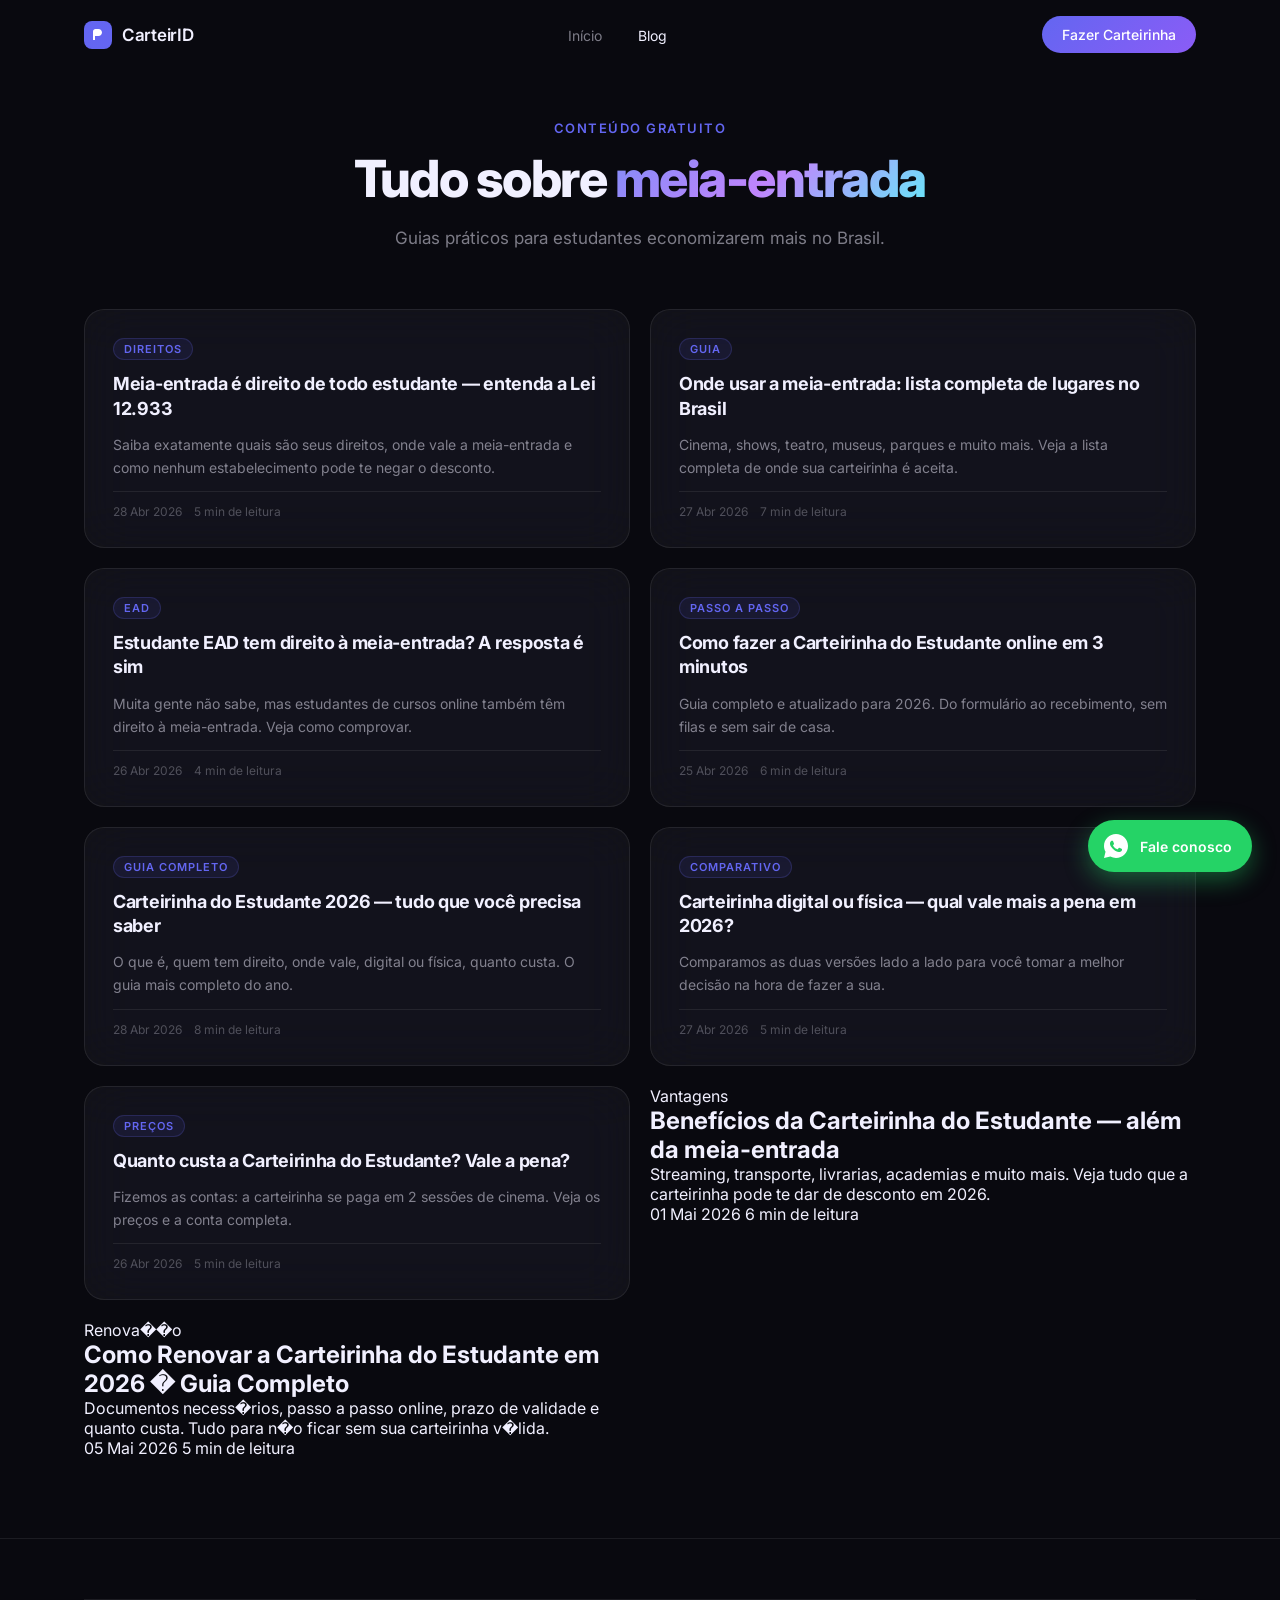
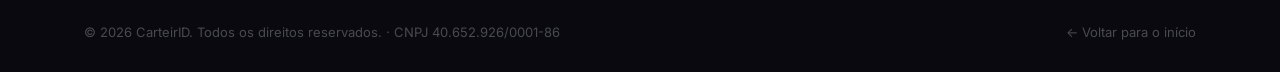
<file: blog.html>
﻿<!DOCTYPE html>
<html lang="pt-BR">
<head>
  <meta charset="UTF-8" />
  <meta name="viewport" content="width=device-width, initial-scale=1.0" />
  <title>Blog — Carteirinha do Estudante | Dicas de Meia-Entrada</title>
  <meta name="description" content="Dicas, guias e tudo sobre Carteirinha do Estudante, meia-entrada e direitos dos estudantes no Brasil. Leia nossos artigos e economize mais." />
  <meta name="robots" content="index, follow" />
  <link rel="canonical" href="https://carteirinha-do-estudante.com/blog" />
  <meta property="og:title" content="Blog — Carteirinha do Estudante | Dicas de Meia-Entrada" />
  <meta property="og:description" content="Dicas, guias e tudo sobre Carteirinha do Estudante e meia-entrada no Brasil." />
  <meta property="og:url" content="https://carteirinha-do-estudante.com/blog" />
  <meta property="og:type" content="website" />
  <link rel="preconnect" href="https://fonts.googleapis.com" />
  <link rel="preconnect" href="https://fonts.gstatic.com" crossorigin />
  <link href="https://fonts.googleapis.com/css2?family=Inter:wght@300;400;500;600;700;800;900&display=swap" rel="stylesheet" />
  <link rel="stylesheet" href="styles.css" />
  <link rel="stylesheet" href="blog.css" />
</head>
<body>

  <nav class="nav scrolled" id="nav">
    <div class="nav-inner">
      <a href="index.html" class="nav-logo">
        <svg width="28" height="28" viewBox="0 0 28 28" fill="none">
          <rect width="28" height="28" rx="8" fill="url(#lg1)"/>
          <path d="M9 19V10.5C9 9.12 10.12 8 11.5 8H14.5C16.43 8 18 9.57 18 11.5C18 13.43 16.43 15 14.5 15H11V19H9Z" fill="white"/>
          <defs><linearGradient id="lg1" x1="0" y1="0" x2="28" y2="28"><stop stop-color="#6366f1"/><stop offset="1" stop-color="#8b5cf6"/></linearGradient></defs>
        </svg>
        <span>CarteirID</span>
      </a>
      <ul class="nav-links">
        <li><a href="index.html">Início</a></li>
        <li><a href="blog.html" style="color:var(--text)">Blog</a></li>
      </ul>
      <a href="https://wa.me/5567992033294?text=Ol%C3%A1%21+Quero+fazer+minha+carteirinha" class="btn btn-nav">Fazer Carteirinha</a>
    </div>
  </nav>

  <main class="blog-main">
    <div class="container">
      <div class="blog-header">
        <p class="section-eyebrow">Conteúdo gratuito</p>
        <h1 class="section-title">Tudo sobre <span class="gradient-text">meia-entrada</span></h1>
        <p class="section-desc">Guias práticos para estudantes economizarem mais no Brasil.</p>
      </div>

      <div class="blog-grid">

        <a href="blog/meia-entrada-direito-estudante.html" class="blog-card glass">
          <div class="blog-card-tag">Direitos</div>
          <h2>Meia-entrada é direito de todo estudante — entenda a Lei 12.933</h2>
          <p>Saiba exatamente quais são seus direitos, onde vale a meia-entrada e como nenhum estabelecimento pode te negar o desconto.</p>
          <div class="blog-card-footer">
            <span class="blog-date">28 Abr 2026</span>
            <span class="blog-read">5 min de leitura</span>
          </div>
        </a>

        <a href="blog/onde-usar-meia-entrada.html" class="blog-card glass">
          <div class="blog-card-tag">Guia</div>
          <h2>Onde usar a meia-entrada: lista completa de lugares no Brasil</h2>
          <p>Cinema, shows, teatro, museus, parques e muito mais. Veja a lista completa de onde sua carteirinha é aceita.</p>
          <div class="blog-card-footer">
            <span class="blog-date">27 Abr 2026</span>
            <span class="blog-read">7 min de leitura</span>
          </div>
        </a>

        <a href="blog/carteirinha-estudante-ead.html" class="blog-card glass">
          <div class="blog-card-tag">EAD</div>
          <h2>Estudante EAD tem direito à meia-entrada? A resposta é sim</h2>
          <p>Muita gente não sabe, mas estudantes de cursos online também têm direito à meia-entrada. Veja como comprovar.</p>
          <div class="blog-card-footer">
            <span class="blog-date">26 Abr 2026</span>
            <span class="blog-read">4 min de leitura</span>
          </div>
        </a>

        <a href="blog/como-fazer-carteirinha-estudante.html" class="blog-card glass">
          <div class="blog-card-tag">Passo a passo</div>
          <h2>Como fazer a Carteirinha do Estudante online em 3 minutos</h2>
          <p>Guia completo e atualizado para 2026. Do formulário ao recebimento, sem filas e sem sair de casa.</p>
          <div class="blog-card-footer">
            <span class="blog-date">25 Abr 2026</span>
            <span class="blog-read">6 min de leitura</span>
          </div>
        </a>

        <a href="blog/carteirinha-estudante-2026.html" class="blog-card glass">
          <div class="blog-card-tag">Guia Completo</div>
          <h2>Carteirinha do Estudante 2026 — tudo que você precisa saber</h2>
          <p>O que é, quem tem direito, onde vale, digital ou física, quanto custa. O guia mais completo do ano.</p>
          <div class="blog-card-footer">
            <span class="blog-date">28 Abr 2026</span>
            <span class="blog-read">8 min de leitura</span>
          </div>
        </a>

        <a href="blog/carteirinha-estudante-digital-ou-fisica.html" class="blog-card glass">
          <div class="blog-card-tag">Comparativo</div>
          <h2>Carteirinha digital ou física — qual vale mais a pena em 2026?</h2>
          <p>Comparamos as duas versões lado a lado para você tomar a melhor decisão na hora de fazer a sua.</p>
          <div class="blog-card-footer">
            <span class="blog-date">27 Abr 2026</span>
            <span class="blog-read">5 min de leitura</span>
          </div>
        </a>

        <a href="blog/quanto-custa-carteirinha-estudante.html" class="blog-card glass">
          <div class="blog-card-tag">Preços</div>
          <h2>Quanto custa a Carteirinha do Estudante? Vale a pena?</h2>
          <p>Fizemos as contas: a carteirinha se paga em 2 sessões de cinema. Veja os preços e a conta completa.</p>
          <div class="blog-card-footer">
            <span class="blog-date">26 Abr 2026</span>
            <span class="blog-read">5 min de leitura</span>
          </div>
        </a>

        <a href=�blog/beneficios-carteirinha-estudante.html� class=�blog-card glass�>
          <div class=�blog-card-tag�>Vantagens</div>
          <h2>Benefícios da Carteirinha do Estudante — além da meia-entrada</h2>
          <p>Streaming, transporte, livrarias, academias e muito mais. Veja tudo que a carteirinha pode te dar de desconto em 2026.</p>
          <div class=�blog-card-footer�>
            <span class=�blog-date�>01 Mai 2026</span>
            <span class=�blog-read�>6 min de leitura</span>
          </div>
        </a>

        <a href=�blog/renovar-carteirinha-estudante.html� class=�blog-card glass�>
          <div class=�blog-card-tag�>Renova��o</div>
          <h2>Como Renovar a Carteirinha do Estudante em 2026 � Guia Completo</h2>
          <p>Documentos necess�rios, passo a passo online, prazo de validade e quanto custa. Tudo para n�o ficar sem sua carteirinha v�lida.</p>
          <div class=�blog-card-footer�>
            <span class=�blog-date�>05 Mai 2026</span>
            <span class=�blog-read�>5 min de leitura</span>
          </div>
        </a>

      </div>
    </div>
  </main>

  <footer class="footer">
    <div class="container">
      <div class="footer-bottom">
        <p>© 2026 CarteirID. Todos os direitos reservados. · CNPJ 40.652.926/0001-86</p>
        <p><a href="index.html" style="color:var(--text-faint)">← Voltar para o início</a></p>
      </div>
    </div>
  </footer>

  <a href="https://wa.me/5567992033294" class="whatsapp-float" aria-label="Falar no WhatsApp">
    <svg width="28" height="28" viewBox="0 0 28 28" fill="none"><path d="M14 2C7.373 2 2 7.373 2 14c0 2.123.558 4.116 1.532 5.845L2 26l6.347-1.51A11.93 11.93 0 0014 26c6.627 0 12-5.373 12-12S20.627 2 14 2z" fill="white"/><path d="M19.5 16.8c-.3-.15-1.77-.87-2.04-.97-.28-.1-.48-.15-.68.15-.2.3-.77.97-.94 1.17-.17.2-.35.22-.65.07-.3-.15-1.26-.46-2.4-1.47-.89-.79-1.49-1.76-1.66-2.06-.17-.3-.02-.46.13-.61.13-.13.3-.35.45-.52.15-.17.2-.3.3-.5.1-.2.05-.37-.02-.52-.08-.15-.68-1.63-.93-2.23-.24-.58-.49-.5-.68-.51-.17 0-.37-.02-.57-.02s-.52.07-.8.37c-.27.3-1.04 1.02-1.04 2.48s1.07 2.88 1.22 3.08c.15.2 2.1 3.2 5.08 4.49.71.31 1.26.49 1.69.63.71.22 1.36.19 1.87.12.57-.09 1.77-.72 2.02-1.42.25-.7.25-1.3.17-1.42-.07-.12-.27-.2-.57-.35z" fill="#25D366"/></svg>
    <span>Fale conosco</span>
  </a>

  <script src="script.js"></script>
</body>
</html>
</file>
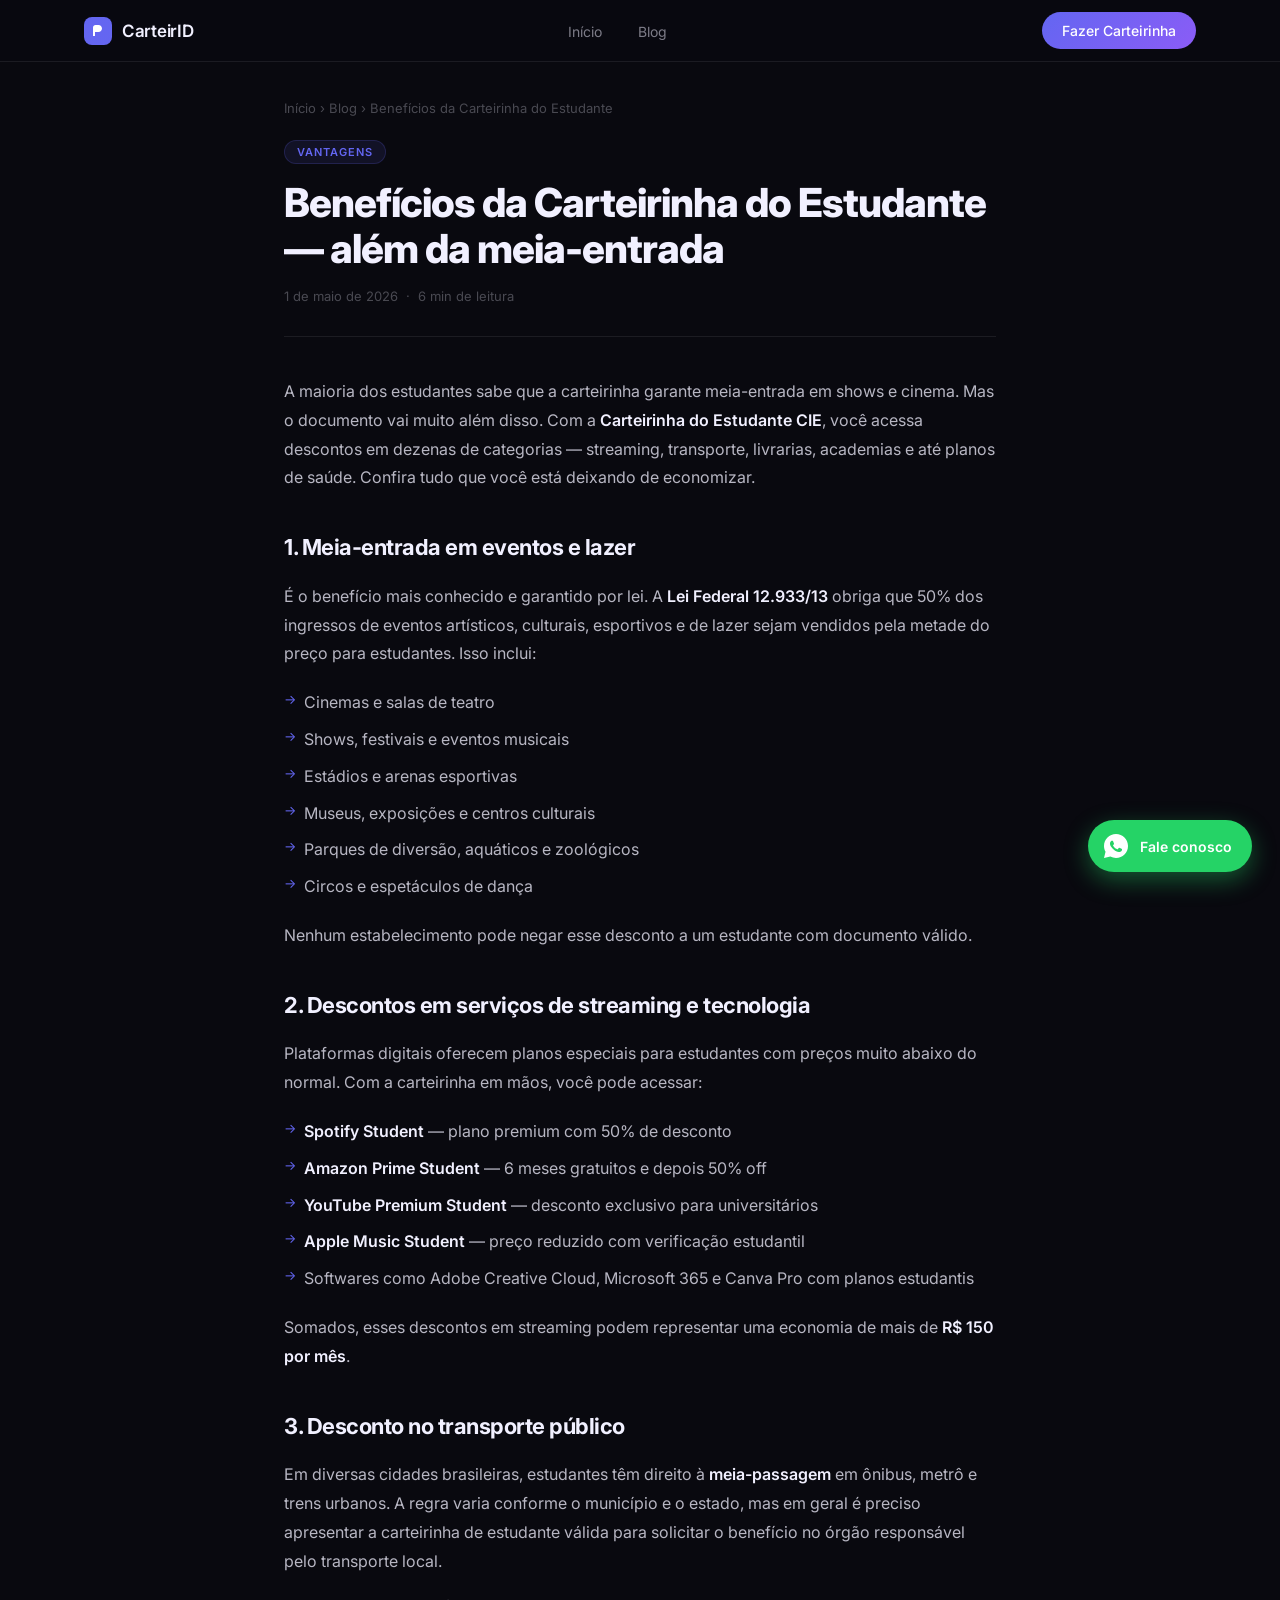
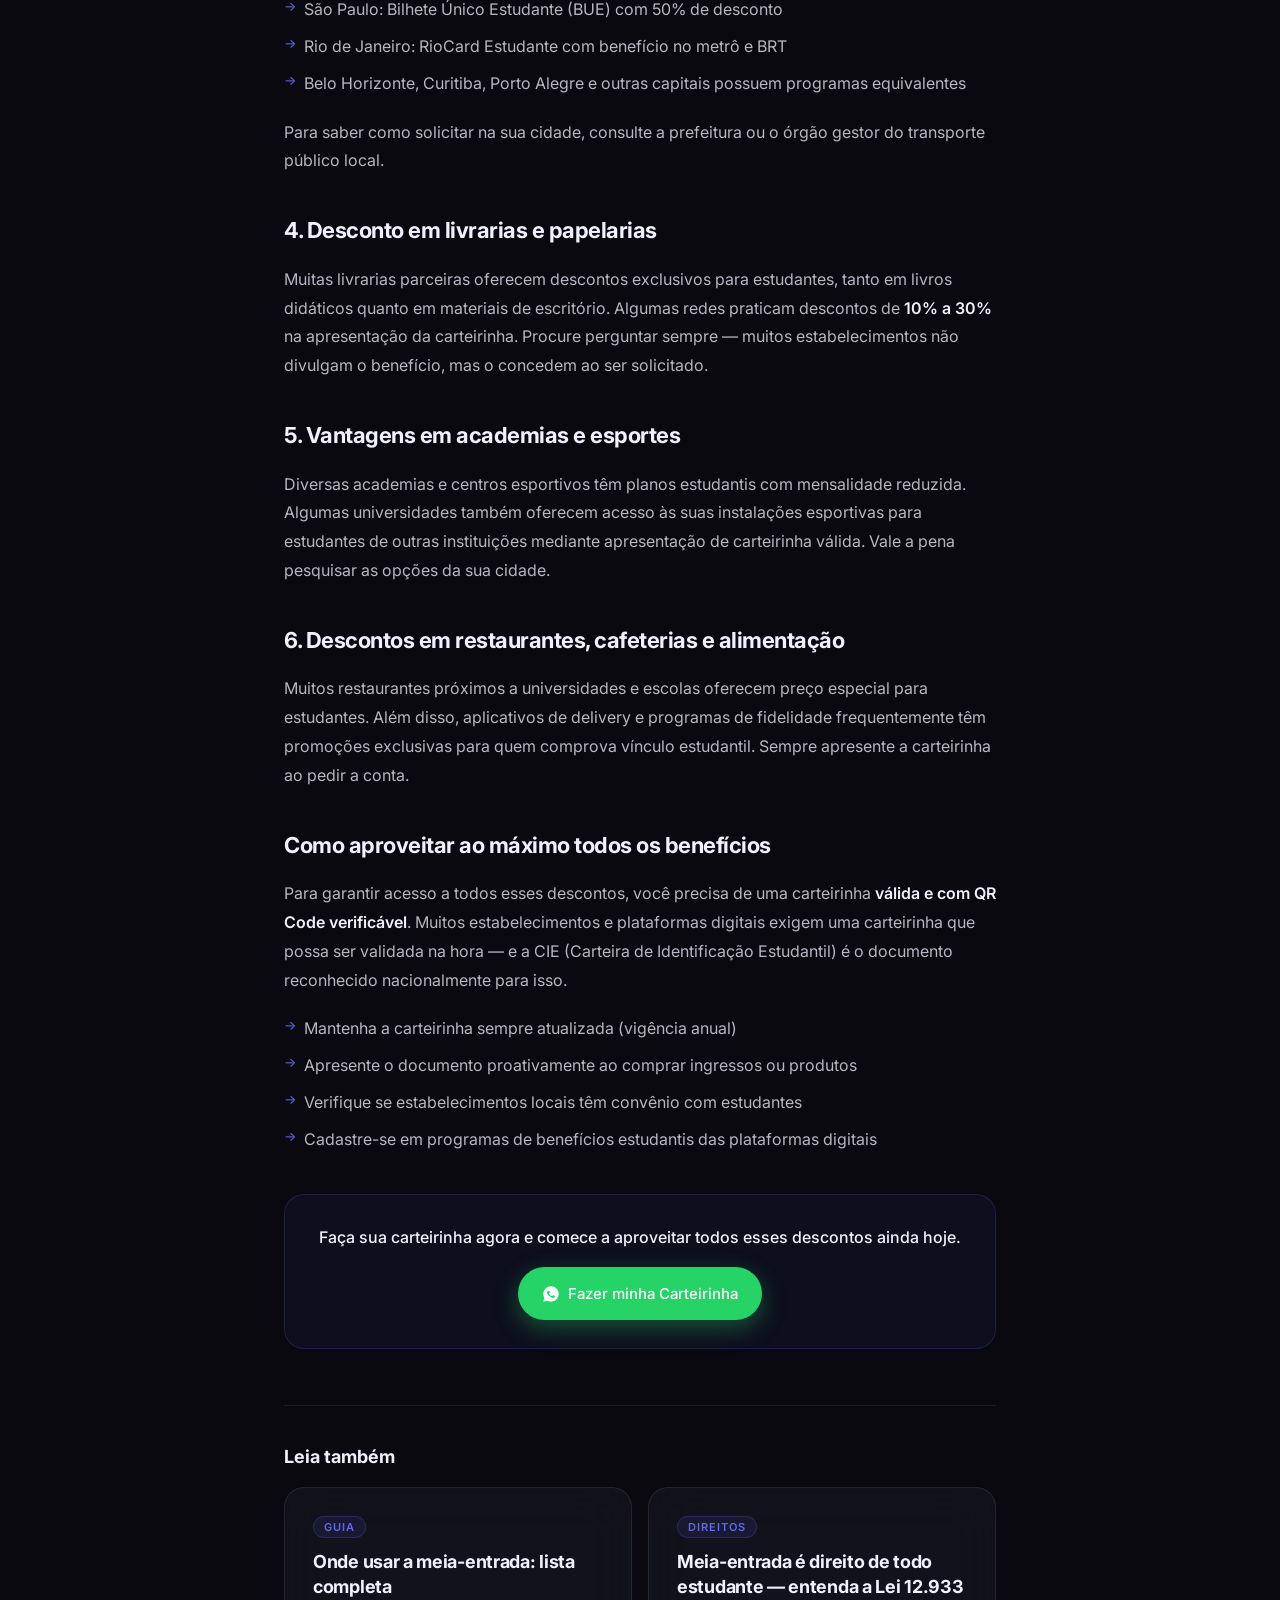
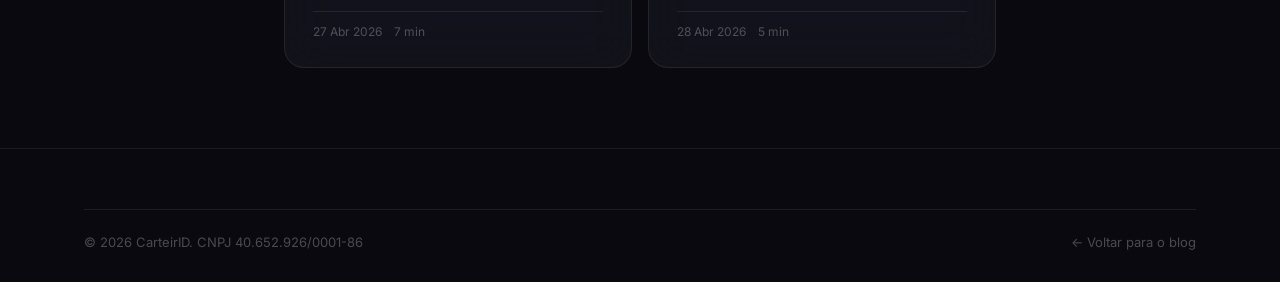
<file: blog/beneficios-carteirinha-estudante.html>
﻿<!DOCTYPE html>
<html lang="pt-BR">
<head>
  <meta charset="UTF-8" />
  <meta name="viewport" content="width=device-width, initial-scale=1.0" />
  <title>Benefícios da Carteirinha do Estudante — Além da Meia-Entrada</title>
  <meta name="description" content="Descubra todos os benefícios da Carteirinha do Estudante em 2026: meia-entrada, descontos em streaming, transporte, livrarias e muito mais." />
  <meta name="robots" content="index, follow" />
  <link rel="canonical" href="https://carteirinha-do-estudante.com/blog/beneficios-carteirinha-estudante" />
  <meta property="og:title" content="Benefícios da Carteirinha do Estudante — Além da Meia-Entrada" />
  <meta property="og:description" content="Descubra todos os benefícios da Carteirinha do Estudante em 2026: meia-entrada, descontos em streaming, transporte, livrarias e muito mais." />
  <meta property="og:url" content="https://carteirinha-do-estudante.com/blog/beneficios-carteirinha-estudante" />
  <meta property="og:type" content="article" />
  <meta property="article:published_time" content="2026-05-01" />
  <script type="application/ld+json">
  {
    "@context": "https://schema.org",
    "@type": "BlogPosting",
    "headline": "Benefícios da Carteirinha do Estudante — além da meia-entrada",
    "description": "Descubra todos os benefícios da Carteirinha do Estudante em 2026: meia-entrada, descontos em streaming, transporte, livrarias e muito mais.",
    "datePublished": "2026-05-01",
    "dateModified": "2026-05-01",
    "author": { "@type": "Organization", "name": "CarteirID" },
    "publisher": { "@type": "Organization", "name": "CarteirID", "url": "https://carteirinha-do-estudante.com" },
    "mainEntityOfPage": "https://carteirinha-do-estudante.com/blog/beneficios-carteirinha-estudante",
    "keywords": "beneficios carteirinha estudante, desconto estudante, meia entrada, carteirinha estudante 2026, vantagens carteirinha estudante"
  }
  </script>
  <link rel="preconnect" href="https://fonts.googleapis.com" />
  <link rel="preconnect" href="https://fonts.gstatic.com" crossorigin />
  <link href="https://fonts.googleapis.com/css2?family=Inter:wght@300;400;500;600;700;800;900&display=swap" rel="stylesheet" />
  <link rel="stylesheet" href="../styles.css" />
  <link rel="stylesheet" href="../blog.css" />
</head>
<body>

  <nav class="nav scrolled" id="nav">
    <div class="nav-inner">
      <a href="../index.html" class="nav-logo">
        <svg width="28" height="28" viewBox="0 0 28 28" fill="none">
          <rect width="28" height="28" rx="8" fill="url(#lg1)"/>
          <path d="M9 19V10.5C9 9.12 10.12 8 11.5 8H14.5C16.43 8 18 9.57 18 11.5C18 13.43 16.43 15 14.5 15H11V19H9Z" fill="white"/>
          <defs><linearGradient id="lg1" x1="0" y1="0" x2="28" y2="28"><stop stop-color="#6366f1"/><stop offset="1" stop-color="#8b5cf6"/></linearGradient></defs>
        </svg>
        <span>CarteirID</span>
      </a>
      <ul class="nav-links">
        <li><a href="../index.html">Início</a></li>
        <li><a href="../blog.html">Blog</a></li>
      </ul>
      <a href="https://wa.me/5567992033294?text=Quero+fazer+minha+carteirinha" class="btn btn-nav">Fazer Carteirinha</a>
    </div>
  </nav>

  <main class="article-main">
    <div class="container article-container">

      <nav class="breadcrumb" aria-label="Breadcrumb">
        <a href="../index.html">Início</a> › <a href="../blog.html">Blog</a> › <span>Benefícios da Carteirinha do Estudante</span>
      </nav>

      <div class="article-tag">Vantagens</div>
      <h1>Benefícios da Carteirinha do Estudante — além da meia-entrada</h1>
      <div class="article-meta">
        <span>1 de maio de 2026</span>
        <span>·</span>
        <span>6 min de leitura</span>
      </div>

      <div class="article-body">

        <p>A maioria dos estudantes sabe que a carteirinha garante meia-entrada em shows e cinema. Mas o documento vai muito além disso. Com a <strong>Carteirinha do Estudante CIE</strong>, você acessa descontos em dezenas de categorias — streaming, transporte, livrarias, academias e até planos de saúde. Confira tudo que você está deixando de economizar.</p>

        <h2>1. Meia-entrada em eventos e lazer</h2>
        <p>É o benefício mais conhecido e garantido por lei. A <strong>Lei Federal 12.933/13</strong> obriga que 50% dos ingressos de eventos artísticos, culturais, esportivos e de lazer sejam vendidos pela metade do preço para estudantes. Isso inclui:</p>
        <ul>
          <li>Cinemas e salas de teatro</li>
          <li>Shows, festivais e eventos musicais</li>
          <li>Estádios e arenas esportivas</li>
          <li>Museus, exposições e centros culturais</li>
          <li>Parques de diversão, aquáticos e zoológicos</li>
          <li>Circos e espetáculos de dança</li>
        </ul>
        <p>Nenhum estabelecimento pode negar esse desconto a um estudante com documento válido.</p>

        <h2>2. Descontos em serviços de streaming e tecnologia</h2>
        <p>Plataformas digitais oferecem planos especiais para estudantes com preços muito abaixo do normal. Com a carteirinha em mãos, você pode acessar:</p>
        <ul>
          <li><strong>Spotify Student</strong> — plano premium com 50% de desconto</li>
          <li><strong>Amazon Prime Student</strong> — 6 meses gratuitos e depois 50% off</li>
          <li><strong>YouTube Premium Student</strong> — desconto exclusivo para universitários</li>
          <li><strong>Apple Music Student</strong> — preço reduzido com verificação estudantil</li>
          <li>Softwares como Adobe Creative Cloud, Microsoft 365 e Canva Pro com planos estudantis</li>
        </ul>
        <p>Somados, esses descontos em streaming podem representar uma economia de mais de <strong>R$ 150 por mês</strong>.</p>

        <h2>3. Desconto no transporte público</h2>
        <p>Em diversas cidades brasileiras, estudantes têm direito à <strong>meia-passagem</strong> em ônibus, metrô e trens urbanos. A regra varia conforme o município e o estado, mas em geral é preciso apresentar a carteirinha de estudante válida para solicitar o benefício no órgão responsável pelo transporte local.</p>
        <ul>
          <li>São Paulo: Bilhete Único Estudante (BUE) com 50% de desconto</li>
          <li>Rio de Janeiro: RioCard Estudante com benefício no metrô e BRT</li>
          <li>Belo Horizonte, Curitiba, Porto Alegre e outras capitais possuem programas equivalentes</li>
        </ul>
        <p>Para saber como solicitar na sua cidade, consulte a prefeitura ou o órgão gestor do transporte público local.</p>

        <h2>4. Desconto em livrarias e papelarias</h2>
        <p>Muitas livrarias parceiras oferecem descontos exclusivos para estudantes, tanto em livros didáticos quanto em materiais de escritório. Algumas redes praticam descontos de <strong>10% a 30%</strong> na apresentação da carteirinha. Procure perguntar sempre — muitos estabelecimentos não divulgam o benefício, mas o concedem ao ser solicitado.</p>

        <h2>5. Vantagens em academias e esportes</h2>
        <p>Diversas academias e centros esportivos têm planos estudantis com mensalidade reduzida. Algumas universidades também oferecem acesso às suas instalações esportivas para estudantes de outras instituições mediante apresentação de carteirinha válida. Vale a pena pesquisar as opções da sua cidade.</p>

        <h2>6. Descontos em restaurantes, cafeterias e alimentação</h2>
        <p>Muitos restaurantes próximos a universidades e escolas oferecem preço especial para estudantes. Além disso, aplicativos de delivery e programas de fidelidade frequentemente têm promoções exclusivas para quem comprova vínculo estudantil. Sempre apresente a carteirinha ao pedir a conta.</p>

        <h2>Como aproveitar ao máximo todos os benefícios</h2>
        <p>Para garantir acesso a todos esses descontos, você precisa de uma carteirinha <strong>válida e com QR Code verificável</strong>. Muitos estabelecimentos e plataformas digitais exigem uma carteirinha que possa ser validada na hora — e a CIE (Carteira de Identificação Estudantil) é o documento reconhecido nacionalmente para isso.</p>
        <ul>
          <li>Mantenha a carteirinha sempre atualizada (vigência anual)</li>
          <li>Apresente o documento proativamente ao comprar ingressos ou produtos</li>
          <li>Verifique se estabelecimentos locais têm convênio com estudantes</li>
          <li>Cadastre-se em programas de benefícios estudantis das plataformas digitais</li>
        </ul>

        <div class="article-cta">
          <p>Faça sua carteirinha agora e comece a aproveitar todos esses descontos ainda hoje.</p>
          <a href="https://wa.me/5567992033294?text=Quero+fazer+minha+carteirinha+de+estudante" class="btn btn-whatsapp">
            <svg width="18" height="18" viewBox="0 0 28 28" fill="none"><path d="M14 2C7.373 2 2 7.373 2 14c0 2.123.558 4.116 1.532 5.845L2 26l6.347-1.51A11.93 11.93 0 0014 26c6.627 0 12-5.373 12-12S20.627 2 14 2z" fill="white"/><path d="M19.5 16.8c-.3-.15-1.77-.87-2.04-.97-.28-.1-.48-.15-.68.15-.2.3-.77.97-.94 1.17-.17.2-.35.22-.65.07-.3-.15-1.26-.46-2.4-1.47-.89-.79-1.49-1.76-1.66-2.06-.17-.3-.02-.46.13-.61.13-.13.3-.35.45-.52.15-.17.2-.3.3-.5.1-.2.05-.37-.02-.52-.08-.15-.68-1.63-.93-2.23-.24-.58-.49-.5-.68-.51-.17 0-.37-.02-.57-.02s-.52.07-.8.37c-.27.3-1.04 1.02-1.04 2.48s1.07 2.88 1.22 3.08c.15.2 2.1 3.2 5.08 4.49.71.31 1.26.49 1.69.63.71.22 1.36.19 1.87.12.57-.09 1.77-.72 2.02-1.42.25-.7.25-1.3.17-1.42-.07-.12-.27-.2-.57-.35z" fill="#25D366"/></svg>
            Fazer minha Carteirinha
          </a>
        </div>

      </div>

      <div class="article-related">
        <h3>Leia também</h3>
        <div class="related-grid">
          <a href="onde-usar-meia-entrada.html" class="blog-card glass">
            <div class="blog-card-tag">Guia</div>
            <h2>Onde usar a meia-entrada: lista completa</h2>
            <div class="blog-card-footer"><span class="blog-date">27 Abr 2026</span><span class="blog-read">7 min</span></div>
          </a>
          <a href="meia-entrada-direito-estudante.html" class="blog-card glass">
            <div class="blog-card-tag">Direitos</div>
            <h2>Meia-entrada é direito de todo estudante — entenda a Lei 12.933</h2>
            <div class="blog-card-footer"><span class="blog-date">28 Abr 2026</span><span class="blog-read">5 min</span></div>
          </a>
        </div>
      </div>

    </div>
  </main>

  <footer class="footer">
    <div class="container">
      <div class="footer-bottom">
        <p>© 2026 CarteirID. CNPJ 40.652.926/0001-86</p>
        <p><a href="../blog.html" style="color:var(--text-faint)">← Voltar para o blog</a></p>
      </div>
    </div>
  </footer>

  <a href="https://wa.me/5567992033294" class="whatsapp-float" aria-label="Falar no WhatsApp">
    <svg width="28" height="28" viewBox="0 0 28 28" fill="none"><path d="M14 2C7.373 2 2 7.373 2 14c0 2.123.558 4.116 1.532 5.845L2 26l6.347-1.51A11.93 11.93 0 0014 26c6.627 0 12-5.373 12-12S20.627 2 14 2z" fill="white"/><path d="M19.5 16.8c-.3-.15-1.77-.87-2.04-.97-.28-.1-.48-.15-.68.15-.2.3-.77.97-.94 1.17-.17.2-.35.22-.65.07-.3-.15-1.26-.46-2.4-1.47-.89-.79-1.49-1.76-1.66-2.06-.17-.3-.02-.46.13-.61.13-.13.3-.35.45-.52.15-.17.2-.3.3-.5.1-.2.05-.37-.02-.52-.08-.15-.68-1.63-.93-2.23-.24-.58-.49-.5-.68-.51-.17 0-.37-.02-.57-.02s-.52.07-.8.37c-.27.3-1.04 1.02-1.04 2.48s1.07 2.88 1.22 3.08c.15.2 2.1 3.2 5.08 4.49.71.31 1.26.49 1.69.63.71.22 1.36.19 1.87.12.57-.09 1.77-.72 2.02-1.42.25-.7.25-1.3.17-1.42-.07-.12-.27-.2-.57-.35z" fill="#25D366"/></svg>
    <span>Fale conosco</span>
  </a>

</body>
</html>
</file>
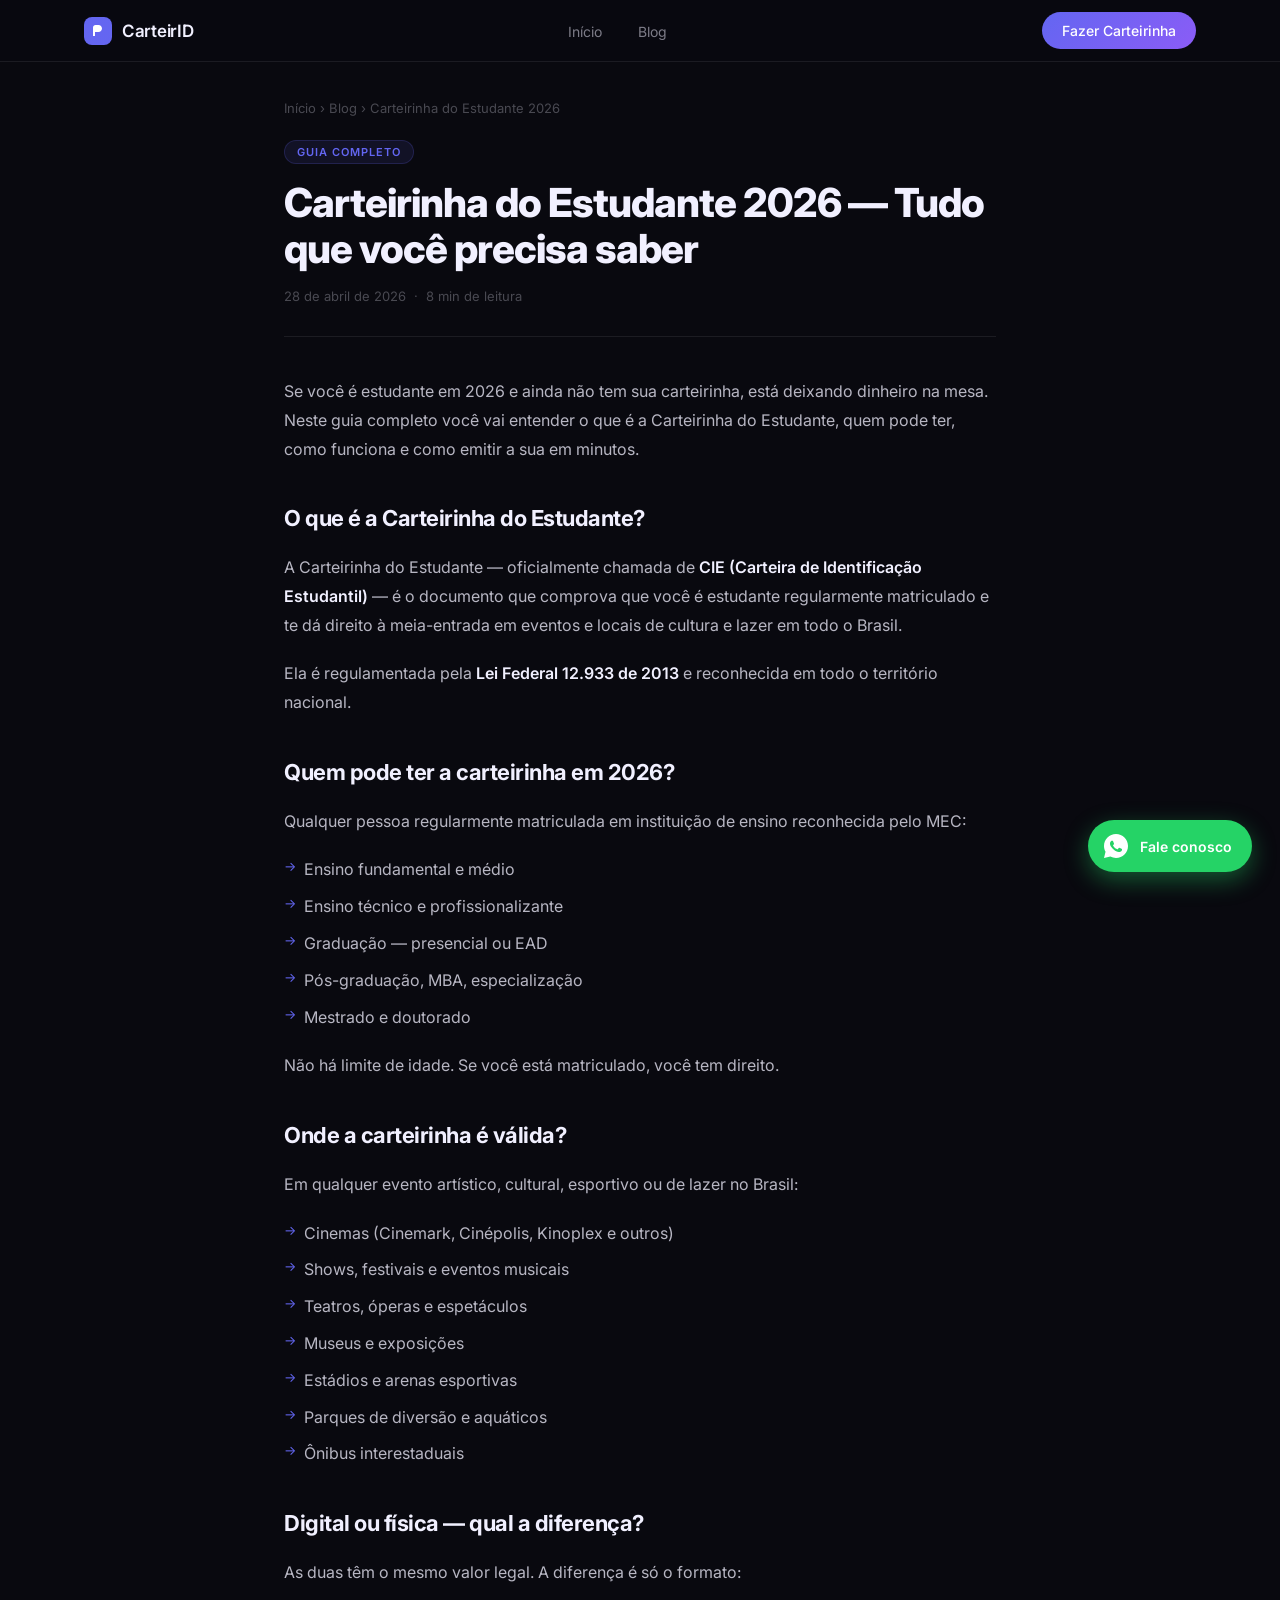
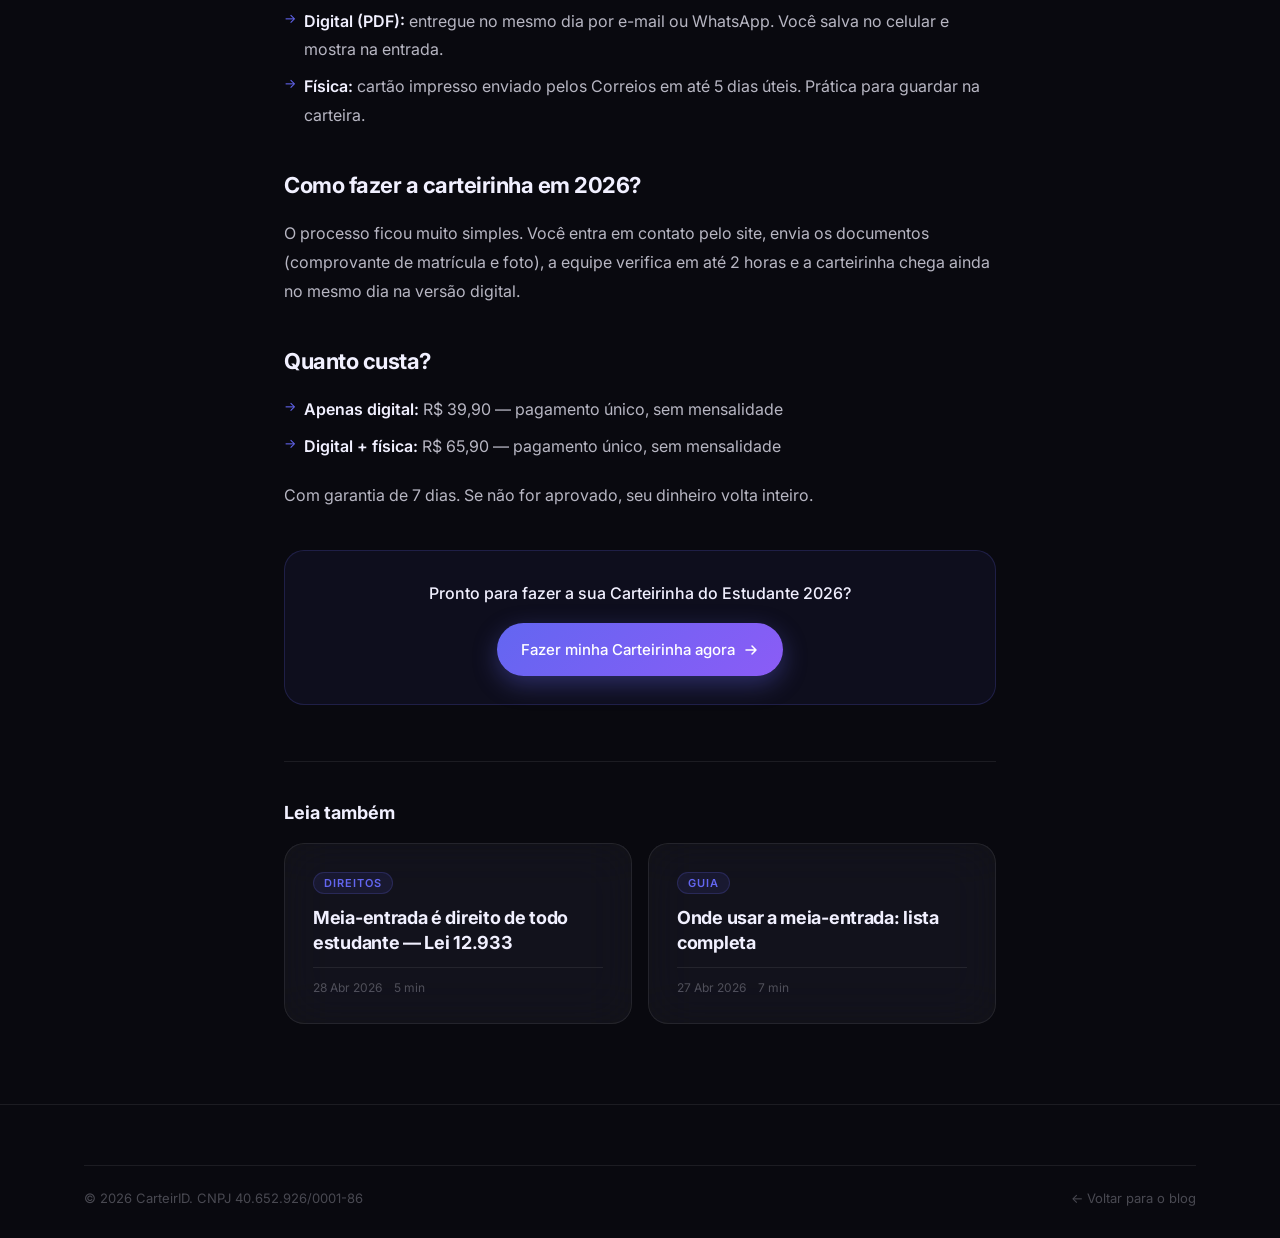
<file: blog/carteirinha-estudante-2026.html>
﻿<!DOCTYPE html>
<html lang="pt-BR">
<head>
  <meta charset="UTF-8" />
  <meta name="viewport" content="width=device-width, initial-scale=1.0" />
  <title>Carteirinha do Estudante 2026 — Tudo Que Você Precisa Saber</title>
  <meta name="description" content="Guia completo sobre a Carteirinha do Estudante 2026: o que é, como funciona, quem tem direito, quanto custa e como fazer online em minutos." />
  <meta name="robots" content="index, follow" />
  <link rel="canonical" href="https://carteirinha-do-estudante.com/blog/carteirinha-estudante-2026" />
  <meta property="og:title" content="Carteirinha do Estudante 2026 — Tudo Que Você Precisa Saber" />
  <meta property="og:description" content="Guia completo sobre a Carteirinha do Estudante 2026: o que é, como funciona, quem tem direito e como fazer online." />
  <meta property="og:url" content="https://carteirinha-do-estudante.com/blog/carteirinha-estudante-2026" />
  <meta property="og:type" content="article" />
  <script type="application/ld+json">
  {
    "@context": "https://schema.org",
    "@type": "BlogPosting",
    "headline": "Carteirinha do Estudante 2026 — Tudo Que Você Precisa Saber",
    "description": "Guia completo sobre a Carteirinha do Estudante 2026: o que é, como funciona, quem tem direito, quanto custa e como fazer online.",
    "datePublished": "2026-04-28",
    "dateModified": "2026-04-28",
    "author": { "@type": "Organization", "name": "CarteirID" },
    "publisher": { "@type": "Organization", "name": "CarteirID", "url": "https://carteirinha-do-estudante.com" },
    "mainEntityOfPage": "https://carteirinha-do-estudante.com/blog/carteirinha-estudante-2026",
    "keywords": "carteirinha do estudante 2026, carteira estudantil 2026, CIE 2026, fazer carteirinha estudante, documento estudante"
  }
  </script>
  <link rel="preconnect" href="https://fonts.googleapis.com" />
  <link rel="preconnect" href="https://fonts.gstatic.com" crossorigin />
  <link href="https://fonts.googleapis.com/css2?family=Inter:wght@300;400;500;600;700;800;900&display=swap" rel="stylesheet" />
  <link rel="stylesheet" href="../styles.css" />
  <link rel="stylesheet" href="../blog.css" />
</head>
<body>

  <nav class="nav scrolled" id="nav">
    <div class="nav-inner">
      <a href="../index.html" class="nav-logo">
        <svg width="28" height="28" viewBox="0 0 28 28" fill="none">
          <rect width="28" height="28" rx="8" fill="url(#lgA)"/>
          <path d="M9 19V10.5C9 9.12 10.12 8 11.5 8H14.5C16.43 8 18 9.57 18 11.5C18 13.43 16.43 15 14.5 15H11V19H9Z" fill="white"/>
          <defs><linearGradient id="lgA" x1="0" y1="0" x2="28" y2="28"><stop stop-color="#6366f1"/><stop offset="1" stop-color="#8b5cf6"/></linearGradient></defs>
        </svg>
        <span>CarteirID</span>
      </a>
      <ul class="nav-links">
        <li><a href="../index.html">Início</a></li>
        <li><a href="../blog.html">Blog</a></li>
      </ul>
      <a href="../index.html" class="btn btn-nav">Fazer Carteirinha</a>
    </div>
  </nav>

  <main class="article-main">
    <div class="container article-container">

      <nav class="breadcrumb" aria-label="Breadcrumb">
        <a href="../index.html">Início</a> › <a href="../blog.html">Blog</a> › <span>Carteirinha do Estudante 2026</span>
      </nav>

      <div class="article-tag">Guia Completo</div>
      <h1>Carteirinha do Estudante 2026 — Tudo que você precisa saber</h1>
      <div class="article-meta">
        <span>28 de abril de 2026</span>
        <span>·</span>
        <span>8 min de leitura</span>
      </div>

      <div class="article-body">

        <p>Se você é estudante em 2026 e ainda não tem sua carteirinha, está deixando dinheiro na mesa. Neste guia completo você vai entender o que é a Carteirinha do Estudante, quem pode ter, como funciona e como emitir a sua em minutos.</p>

        <h2>O que é a Carteirinha do Estudante?</h2>
        <p>A Carteirinha do Estudante — oficialmente chamada de <strong>CIE (Carteira de Identificação Estudantil)</strong> — é o documento que comprova que você é estudante regularmente matriculado e te dá direito à meia-entrada em eventos e locais de cultura e lazer em todo o Brasil.</p>
        <p>Ela é regulamentada pela <strong>Lei Federal 12.933 de 2013</strong> e reconhecida em todo o território nacional.</p>

        <h2>Quem pode ter a carteirinha em 2026?</h2>
        <p>Qualquer pessoa regularmente matriculada em instituição de ensino reconhecida pelo MEC:</p>
        <ul>
          <li>Ensino fundamental e médio</li>
          <li>Ensino técnico e profissionalizante</li>
          <li>Graduação — presencial ou EAD</li>
          <li>Pós-graduação, MBA, especialização</li>
          <li>Mestrado e doutorado</li>
        </ul>
        <p>Não há limite de idade. Se você está matriculado, você tem direito.</p>

        <h2>Onde a carteirinha é válida?</h2>
        <p>Em qualquer evento artístico, cultural, esportivo ou de lazer no Brasil:</p>
        <ul>
          <li>Cinemas (Cinemark, Cinépolis, Kinoplex e outros)</li>
          <li>Shows, festivais e eventos musicais</li>
          <li>Teatros, óperas e espetáculos</li>
          <li>Museus e exposições</li>
          <li>Estádios e arenas esportivas</li>
          <li>Parques de diversão e aquáticos</li>
          <li>Ônibus interestaduais</li>
        </ul>

        <h2>Digital ou física — qual a diferença?</h2>
        <p>As duas têm o mesmo valor legal. A diferença é só o formato:</p>
        <ul>
          <li><strong>Digital (PDF):</strong> entregue no mesmo dia por e-mail ou WhatsApp. Você salva no celular e mostra na entrada.</li>
          <li><strong>Física:</strong> cartão impresso enviado pelos Correios em até 5 dias úteis. Prática para guardar na carteira.</li>
        </ul>

        <h2>Como fazer a carteirinha em 2026?</h2>
        <p>O processo ficou muito simples. Você entra em contato pelo site, envia os documentos (comprovante de matrícula e foto), a equipe verifica em até 2 horas e a carteirinha chega ainda no mesmo dia na versão digital.</p>

        <h2>Quanto custa?</h2>
        <ul>
          <li><strong>Apenas digital:</strong> R$ 39,90 — pagamento único, sem mensalidade</li>
          <li><strong>Digital + física:</strong> R$ 65,90 — pagamento único, sem mensalidade</li>
        </ul>
        <p>Com garantia de 7 dias. Se não for aprovado, seu dinheiro volta inteiro.</p>

        <div class="article-cta">
          <p>Pronto para fazer a sua Carteirinha do Estudante 2026?</p>
          <a href="../index.html" class="btn btn-primary">
            Fazer minha Carteirinha agora
            <svg width="16" height="16" viewBox="0 0 16 16" fill="none"><path d="M3 8h10M9 4l4 4-4 4" stroke="currentColor" stroke-width="1.5" stroke-linecap="round" stroke-linejoin="round"/></svg>
          </a>
        </div>

      </div>

      <div class="article-related">
        <h3>Leia também</h3>
        <div class="related-grid">
          <a href="meia-entrada-direito-estudante.html" class="blog-card glass">
            <div class="blog-card-tag">Direitos</div>
            <h2>Meia-entrada é direito de todo estudante — Lei 12.933</h2>
            <div class="blog-card-footer"><span class="blog-date">28 Abr 2026</span><span class="blog-read">5 min</span></div>
          </a>
          <a href="onde-usar-meia-entrada.html" class="blog-card glass">
            <div class="blog-card-tag">Guia</div>
            <h2>Onde usar a meia-entrada: lista completa</h2>
            <div class="blog-card-footer"><span class="blog-date">27 Abr 2026</span><span class="blog-read">7 min</span></div>
          </a>
        </div>
      </div>

    </div>
  </main>

  <footer class="footer">
    <div class="container">
      <div class="footer-bottom">
        <p>© 2026 CarteirID. CNPJ 40.652.926/0001-86</p>
        <p><a href="../blog.html" style="color:var(--text-faint)">← Voltar para o blog</a></p>
      </div>
    </div>
  </footer>

  <a href="https://wa.me/5567992033294" class="whatsapp-float" aria-label="Falar no WhatsApp">
    <svg width="28" height="28" viewBox="0 0 28 28" fill="none"><path d="M14 2C7.373 2 2 7.373 2 14c0 2.123.558 4.116 1.532 5.845L2 26l6.347-1.51A11.93 11.93 0 0014 26c6.627 0 12-5.373 12-12S20.627 2 14 2z" fill="white"/><path d="M19.5 16.8c-.3-.15-1.77-.87-2.04-.97-.28-.1-.48-.15-.68.15-.2.3-.77.97-.94 1.17-.17.2-.35.22-.65.07-.3-.15-1.26-.46-2.4-1.47-.89-.79-1.49-1.76-1.66-2.06-.17-.3-.02-.46.13-.61.13-.13.3-.35.45-.52.15-.17.2-.3.3-.5.1-.2.05-.37-.02-.52-.08-.15-.68-1.63-.93-2.23-.24-.58-.49-.5-.68-.51-.17 0-.37-.02-.57-.02s-.52.07-.8.37c-.27.3-1.04 1.02-1.04 2.48s1.07 2.88 1.22 3.08c.15.2 2.1 3.2 5.08 4.49.71.31 1.26.49 1.69.63.71.22 1.36.19 1.87.12.57-.09 1.77-.72 2.02-1.42.25-.7.25-1.3.17-1.42-.07-.12-.27-.2-.57-.35z" fill="#25D366"/></svg>
    <span>Fale conosco</span>
  </a>

</body>
</html>
</file>
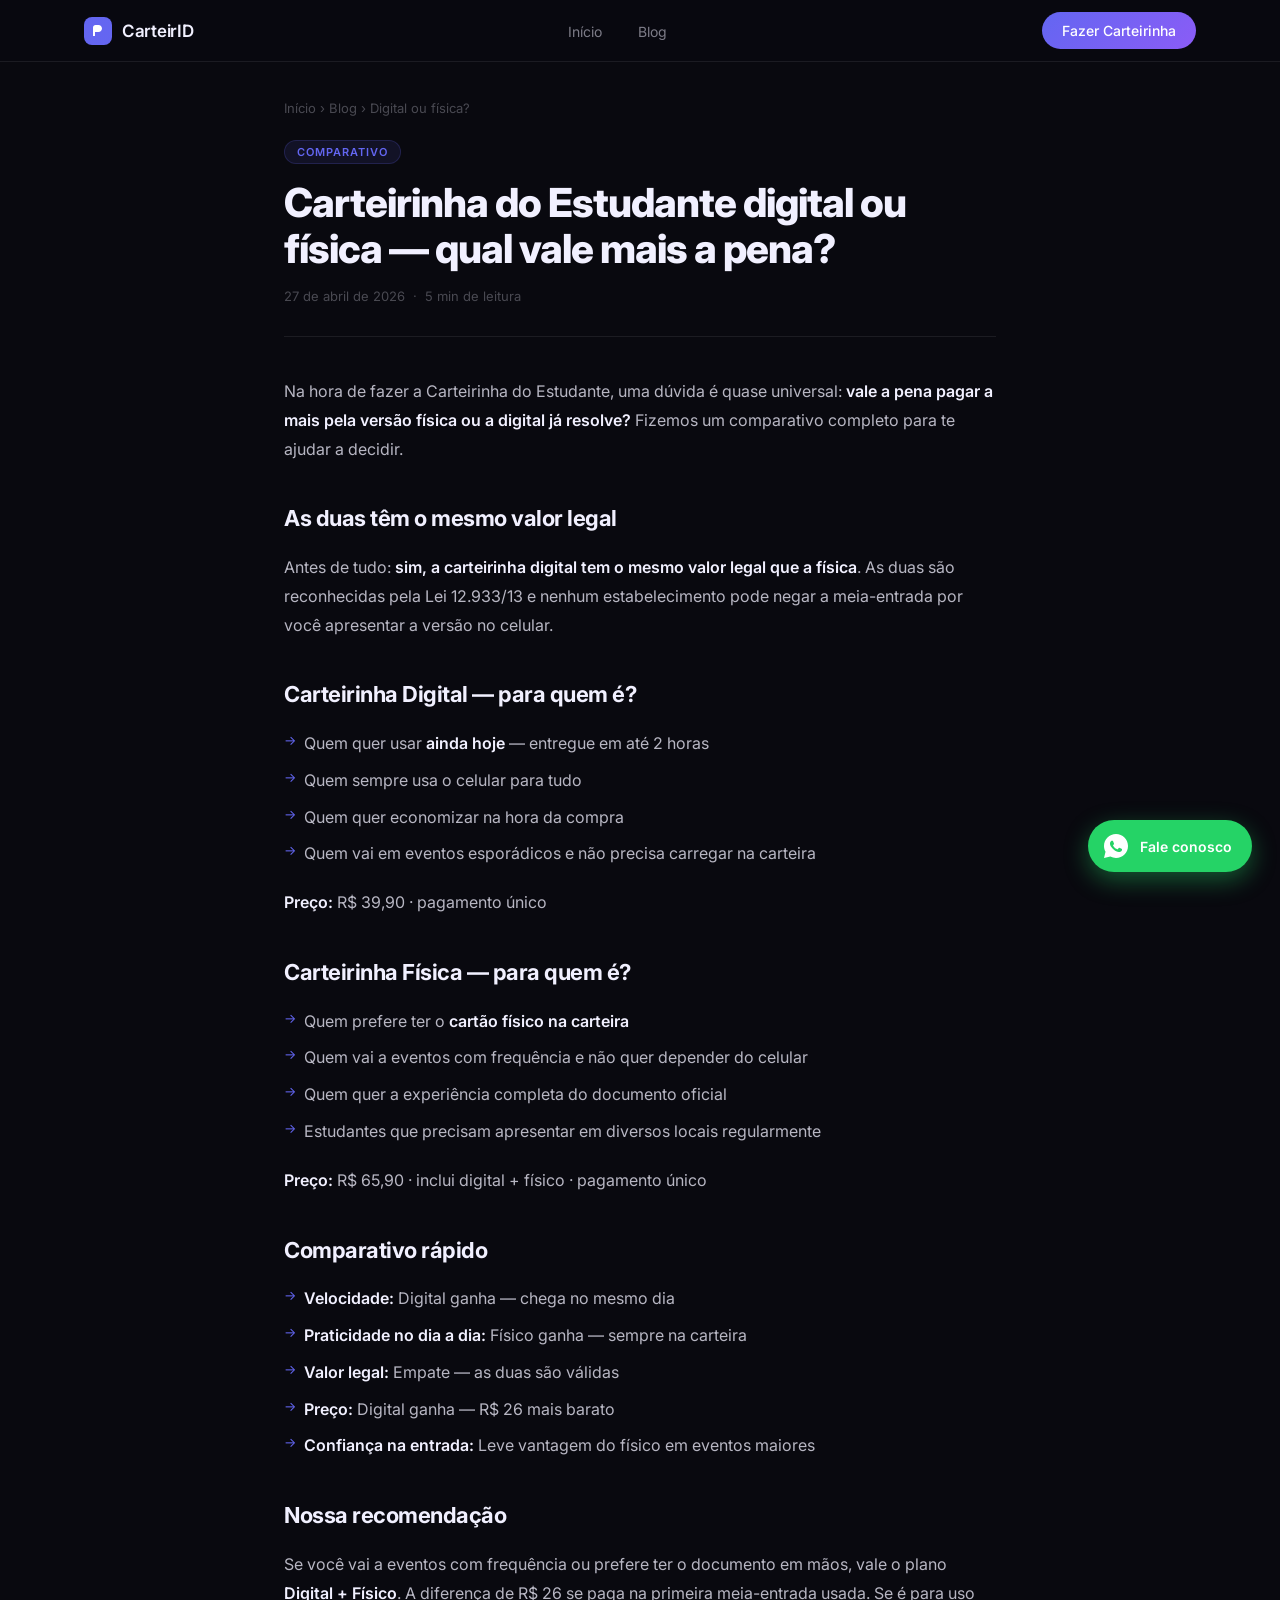
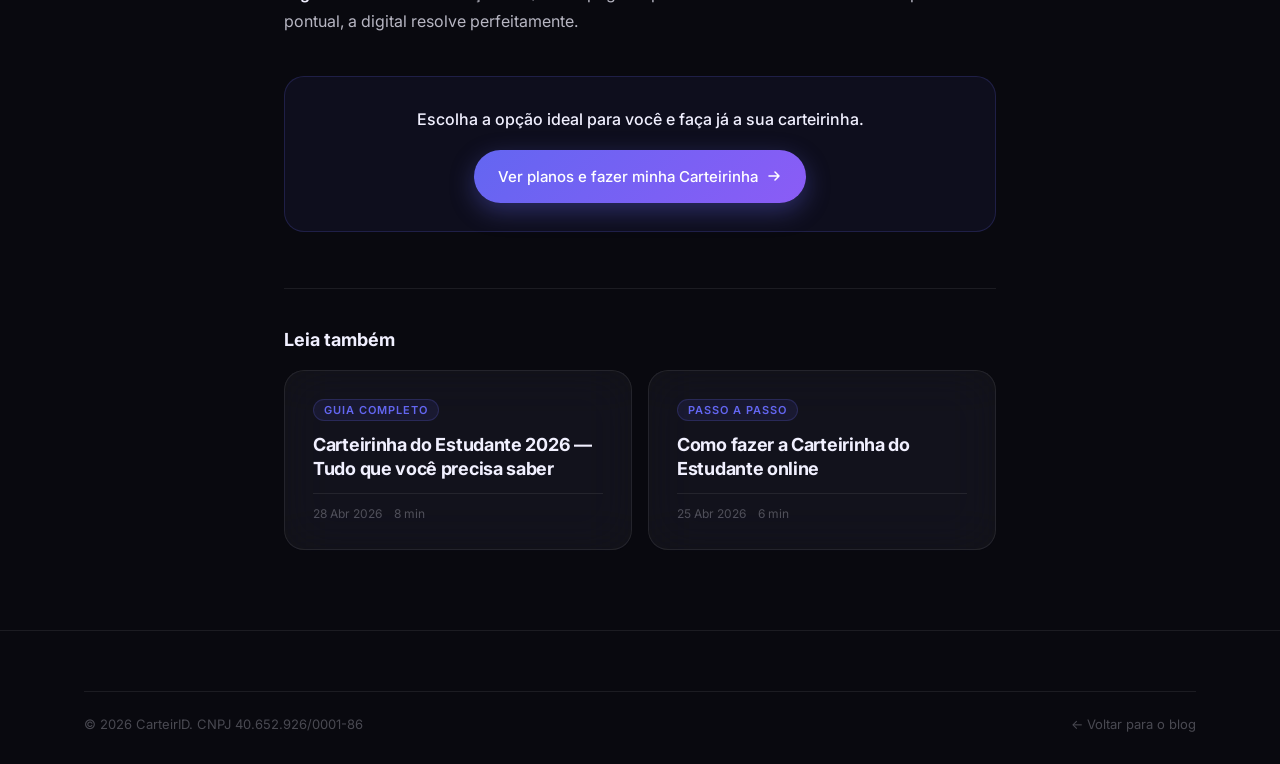
<file: blog/carteirinha-estudante-digital-ou-fisica.html>
﻿<!DOCTYPE html>
<html lang="pt-BR">
<head>
  <meta charset="UTF-8" />
  <meta name="viewport" content="width=device-width, initial-scale=1.0" />
  <title>Carteirinha do Estudante Digital ou Física — Qual Vale Mais a Pena?</title>
  <meta name="description" content="Digital ou física? Comparamos as duas versões da Carteirinha do Estudante para você escolher a melhor opção. Veja diferenças, vantagens e preços." />
  <meta name="robots" content="index, follow" />
  <link rel="canonical" href="https://carteirinha-do-estudante.com/blog/carteirinha-estudante-digital-ou-fisica" />
  <meta property="og:title" content="Carteirinha do Estudante Digital ou Física — Qual Vale Mais a Pena?" />
  <meta property="og:description" content="Digital ou física? Comparamos as duas versões da Carteirinha do Estudante para você escolher a melhor opção." />
  <meta property="og:url" content="https://carteirinha-do-estudante.com/blog/carteirinha-estudante-digital-ou-fisica" />
  <meta property="og:type" content="article" />
  <script type="application/ld+json">
  {
    "@context": "https://schema.org",
    "@type": "BlogPosting",
    "headline": "Carteirinha do Estudante Digital ou Física — Qual Vale Mais a Pena?",
    "description": "Comparamos as duas versões da Carteirinha do Estudante para você escolher a melhor opção.",
    "datePublished": "2026-04-27",
    "dateModified": "2026-04-27",
    "author": { "@type": "Organization", "name": "CarteirID" },
    "publisher": { "@type": "Organization", "name": "CarteirID", "url": "https://carteirinha-do-estudante.com" },
    "mainEntityOfPage": "https://carteirinha-do-estudante.com/blog/carteirinha-estudante-digital-ou-fisica",
    "keywords": "carteirinha estudante digital, carteirinha estudante física, carteirinha digital ou física, CIE digital"
  }
  </script>
  <link rel="preconnect" href="https://fonts.googleapis.com" />
  <link rel="preconnect" href="https://fonts.gstatic.com" crossorigin />
  <link href="https://fonts.googleapis.com/css2?family=Inter:wght@300;400;500;600;700;800;900&display=swap" rel="stylesheet" />
  <link rel="stylesheet" href="../styles.css" />
  <link rel="stylesheet" href="../blog.css" />
</head>
<body>

  <nav class="nav scrolled" id="nav">
    <div class="nav-inner">
      <a href="../index.html" class="nav-logo">
        <svg width="28" height="28" viewBox="0 0 28 28" fill="none">
          <rect width="28" height="28" rx="8" fill="url(#lgB)"/>
          <path d="M9 19V10.5C9 9.12 10.12 8 11.5 8H14.5C16.43 8 18 9.57 18 11.5C18 13.43 16.43 15 14.5 15H11V19H9Z" fill="white"/>
          <defs><linearGradient id="lgB" x1="0" y1="0" x2="28" y2="28"><stop stop-color="#6366f1"/><stop offset="1" stop-color="#8b5cf6"/></linearGradient></defs>
        </svg>
        <span>CarteirID</span>
      </a>
      <ul class="nav-links">
        <li><a href="../index.html">Início</a></li>
        <li><a href="../blog.html">Blog</a></li>
      </ul>
      <a href="../index.html" class="btn btn-nav">Fazer Carteirinha</a>
    </div>
  </nav>

  <main class="article-main">
    <div class="container article-container">

      <nav class="breadcrumb" aria-label="Breadcrumb">
        <a href="../index.html">Início</a> › <a href="../blog.html">Blog</a> › <span>Digital ou física?</span>
      </nav>

      <div class="article-tag">Comparativo</div>
      <h1>Carteirinha do Estudante digital ou física — qual vale mais a pena?</h1>
      <div class="article-meta">
        <span>27 de abril de 2026</span>
        <span>·</span>
        <span>5 min de leitura</span>
      </div>

      <div class="article-body">

        <p>Na hora de fazer a Carteirinha do Estudante, uma dúvida é quase universal: <strong>vale a pena pagar a mais pela versão física ou a digital já resolve?</strong> Fizemos um comparativo completo para te ajudar a decidir.</p>

        <h2>As duas têm o mesmo valor legal</h2>
        <p>Antes de tudo: <strong>sim, a carteirinha digital tem o mesmo valor legal que a física</strong>. As duas são reconhecidas pela Lei 12.933/13 e nenhum estabelecimento pode negar a meia-entrada por você apresentar a versão no celular.</p>

        <h2>Carteirinha Digital — para quem é?</h2>
        <ul>
          <li>Quem quer usar <strong>ainda hoje</strong> — entregue em até 2 horas</li>
          <li>Quem sempre usa o celular para tudo</li>
          <li>Quem quer economizar na hora da compra</li>
          <li>Quem vai em eventos esporádicos e não precisa carregar na carteira</li>
        </ul>
        <p><strong>Preço:</strong> R$ 39,90 · pagamento único</p>

        <h2>Carteirinha Física — para quem é?</h2>
        <ul>
          <li>Quem prefere ter o <strong>cartão físico na carteira</strong></li>
          <li>Quem vai a eventos com frequência e não quer depender do celular</li>
          <li>Quem quer a experiência completa do documento oficial</li>
          <li>Estudantes que precisam apresentar em diversos locais regularmente</li>
        </ul>
        <p><strong>Preço:</strong> R$ 65,90 · inclui digital + físico · pagamento único</p>

        <h2>Comparativo rápido</h2>
        <ul>
          <li><strong>Velocidade:</strong> Digital ganha — chega no mesmo dia</li>
          <li><strong>Praticidade no dia a dia:</strong> Físico ganha — sempre na carteira</li>
          <li><strong>Valor legal:</strong> Empate — as duas são válidas</li>
          <li><strong>Preço:</strong> Digital ganha — R$ 26 mais barato</li>
          <li><strong>Confiança na entrada:</strong> Leve vantagem do físico em eventos maiores</li>
        </ul>

        <h2>Nossa recomendação</h2>
        <p>Se você vai a eventos com frequência ou prefere ter o documento em mãos, vale o plano <strong>Digital + Físico</strong>. A diferença de R$ 26 se paga na primeira meia-entrada usada. Se é para uso pontual, a digital resolve perfeitamente.</p>

        <div class="article-cta">
          <p>Escolha a opção ideal para você e faça já a sua carteirinha.</p>
          <a href="../index.html" class="btn btn-primary">
            Ver planos e fazer minha Carteirinha
            <svg width="16" height="16" viewBox="0 0 16 16" fill="none"><path d="M3 8h10M9 4l4 4-4 4" stroke="currentColor" stroke-width="1.5" stroke-linecap="round" stroke-linejoin="round"/></svg>
          </a>
        </div>

      </div>

      <div class="article-related">
        <h3>Leia também</h3>
        <div class="related-grid">
          <a href="carteirinha-estudante-2026.html" class="blog-card glass">
            <div class="blog-card-tag">Guia Completo</div>
            <h2>Carteirinha do Estudante 2026 — Tudo que você precisa saber</h2>
            <div class="blog-card-footer"><span class="blog-date">28 Abr 2026</span><span class="blog-read">8 min</span></div>
          </a>
          <a href="como-fazer-carteirinha-estudante.html" class="blog-card glass">
            <div class="blog-card-tag">Passo a passo</div>
            <h2>Como fazer a Carteirinha do Estudante online</h2>
            <div class="blog-card-footer"><span class="blog-date">25 Abr 2026</span><span class="blog-read">6 min</span></div>
          </a>
        </div>
      </div>

    </div>
  </main>

  <footer class="footer">
    <div class="container">
      <div class="footer-bottom">
        <p>© 2026 CarteirID. CNPJ 40.652.926/0001-86</p>
        <p><a href="../blog.html" style="color:var(--text-faint)">← Voltar para o blog</a></p>
      </div>
    </div>
  </footer>

  <a href="https://wa.me/5567992033294" class="whatsapp-float" aria-label="Falar no WhatsApp">
    <svg width="28" height="28" viewBox="0 0 28 28" fill="none"><path d="M14 2C7.373 2 2 7.373 2 14c0 2.123.558 4.116 1.532 5.845L2 26l6.347-1.51A11.93 11.93 0 0014 26c6.627 0 12-5.373 12-12S20.627 2 14 2z" fill="white"/><path d="M19.5 16.8c-.3-.15-1.77-.87-2.04-.97-.28-.1-.48-.15-.68.15-.2.3-.77.97-.94 1.17-.17.2-.35.22-.65.07-.3-.15-1.26-.46-2.4-1.47-.89-.79-1.49-1.76-1.66-2.06-.17-.3-.02-.46.13-.61.13-.13.3-.35.45-.52.15-.17.2-.3.3-.5.1-.2.05-.37-.02-.52-.08-.15-.68-1.63-.93-2.23-.24-.58-.49-.5-.68-.51-.17 0-.37-.02-.57-.02s-.52.07-.8.37c-.27.3-1.04 1.02-1.04 2.48s1.07 2.88 1.22 3.08c.15.2 2.1 3.2 5.08 4.49.71.31 1.26.49 1.69.63.71.22 1.36.19 1.87.12.57-.09 1.77-.72 2.02-1.42.25-.7.25-1.3.17-1.42-.07-.12-.27-.2-.57-.35z" fill="#25D366"/></svg>
    <span>Fale conosco</span>
  </a>

</body>
</html>
</file>
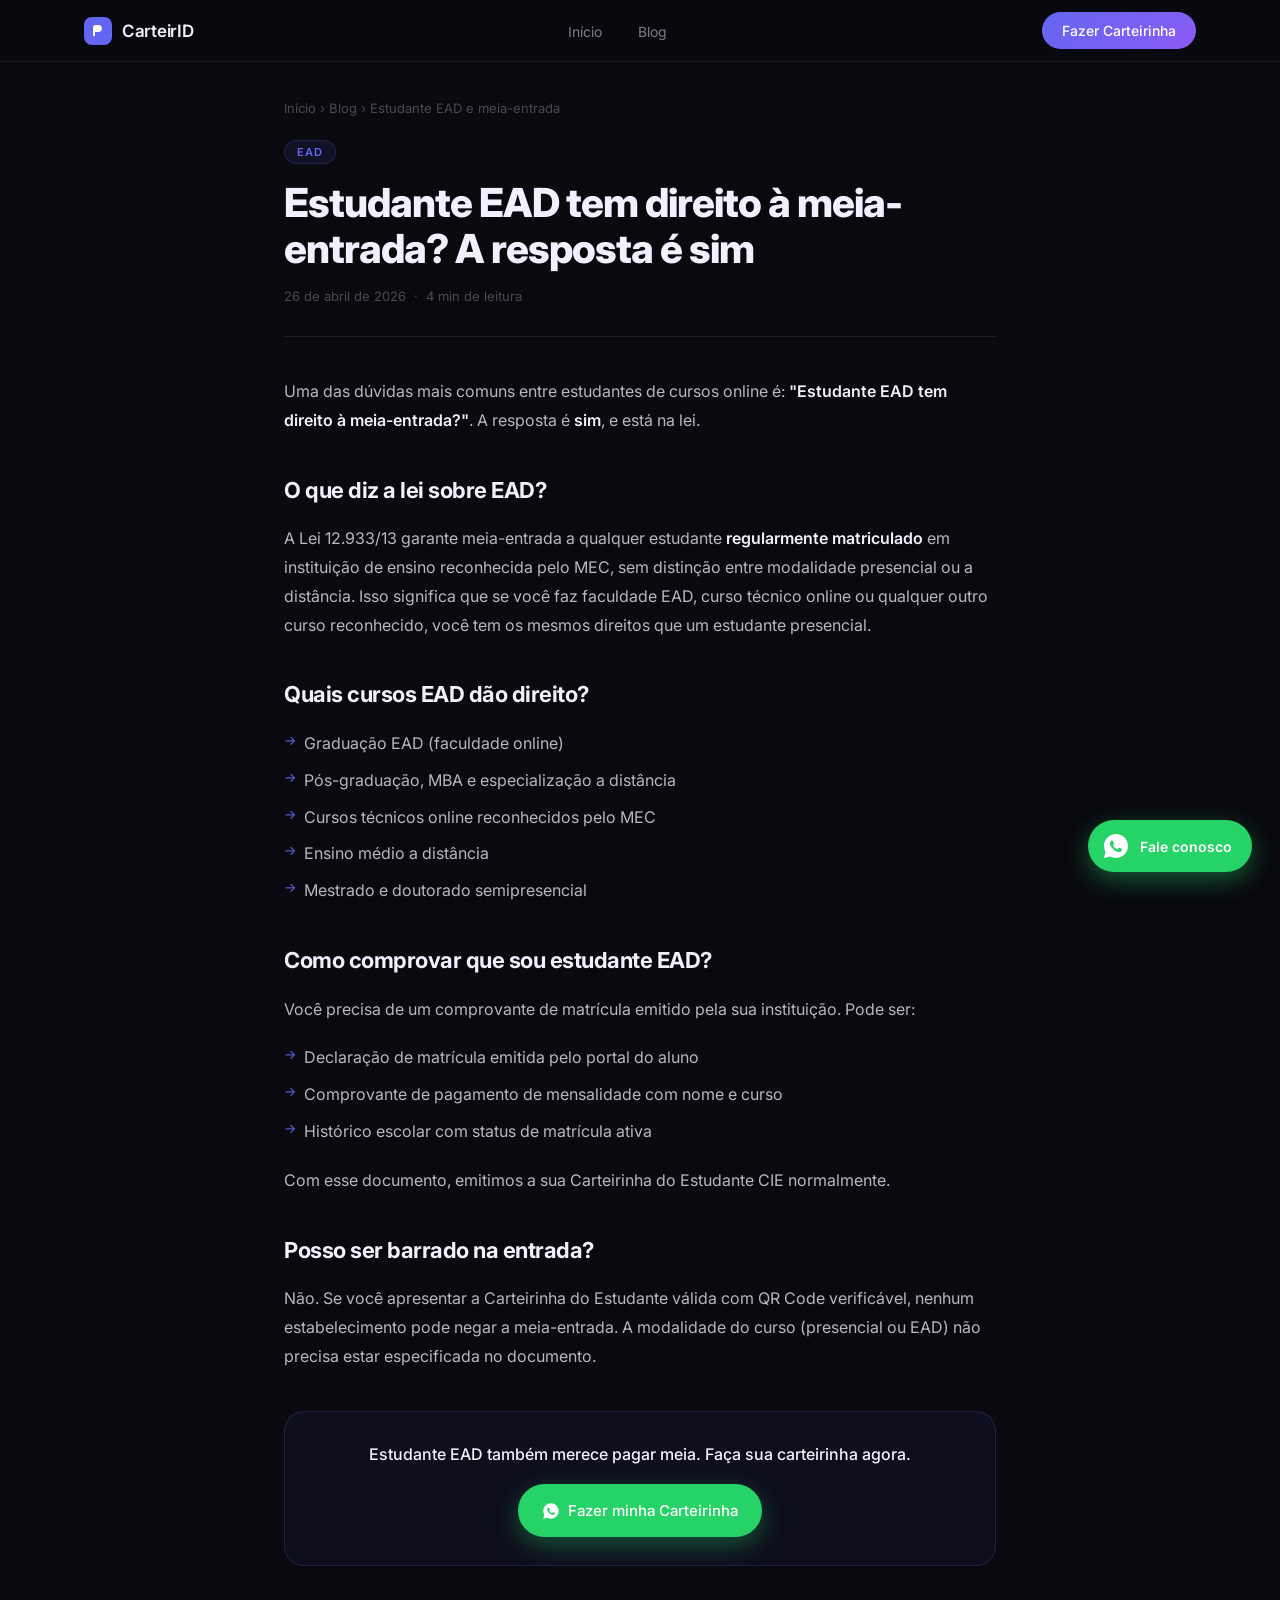
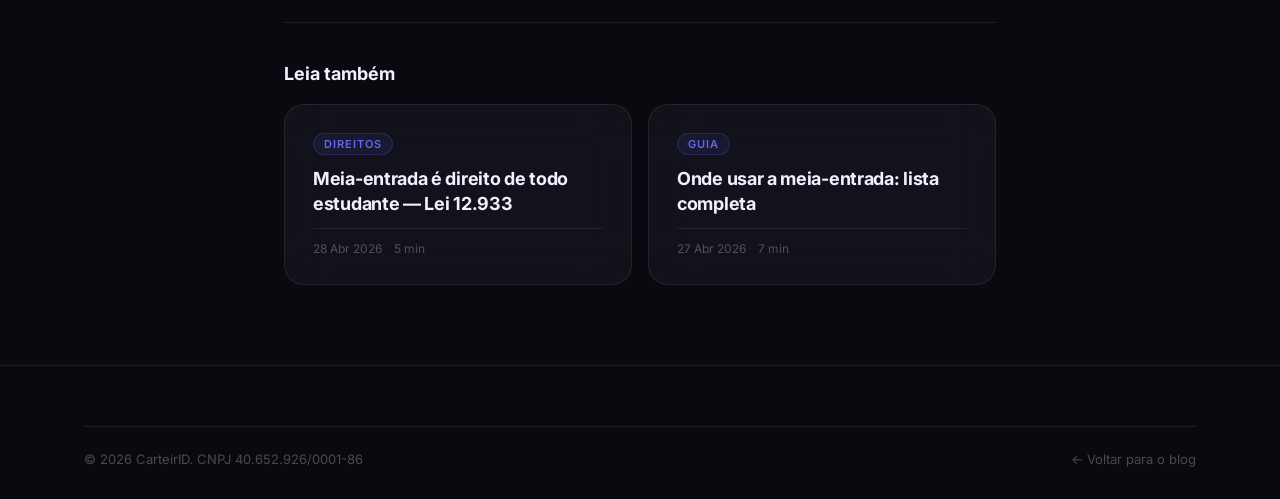
<file: blog/carteirinha-estudante-ead.html>
﻿<!DOCTYPE html>
<html lang="pt-BR">
<head>
  <meta charset="UTF-8" />
  <meta name="viewport" content="width=device-width, initial-scale=1.0" />
  <title>Estudante EAD Tem Direito à Meia-Entrada? Sim! Veja Como</title>
  <meta name="description" content="Estudante EAD tem direito à meia-entrada? Sim! Descubra como alunos de cursos online e a distância podem comprovar matrícula e usar a carteirinha." />
  <meta name="robots" content="index, follow" />
  <link rel="canonical" href="https://carteirinha-do-estudante.com/blog/carteirinha-estudante-ead" />
  <meta property="og:title" content="Estudante EAD Tem Direito à Meia-Entrada? Sim! Veja Como" />
  <meta property="og:description" content="Estudante EAD tem direito à meia-entrada? Sim! Veja como alunos de cursos online podem usar a carteirinha." />
  <meta property="og:url" content="https://carteirinha-do-estudante.com/blog/carteirinha-estudante-ead" />
  <meta property="og:type" content="article" />
  <script type="application/ld+json">
  {
    "@context": "https://schema.org",
    "@type": "BlogPosting",
    "headline": "Estudante EAD tem direito à meia-entrada? A resposta é sim",
    "description": "Estudante EAD tem direito à meia-entrada? Sim! Descubra como alunos de cursos online podem comprovar matrícula.",
    "datePublished": "2026-04-26",
    "dateModified": "2026-04-26",
    "author": { "@type": "Organization", "name": "CarteirID" },
    "publisher": { "@type": "Organization", "name": "CarteirID", "url": "https://carteirinha-do-estudante.com" },
    "mainEntityOfPage": "https://carteirinha-do-estudante.com/blog/carteirinha-estudante-ead",
    "keywords": "estudante EAD meia entrada, carteirinha estudante online, meia entrada curso a distância, EAD direito estudante"
  }
  </script>
  <link rel="preconnect" href="https://fonts.googleapis.com" />
  <link rel="preconnect" href="https://fonts.gstatic.com" crossorigin />
  <link href="https://fonts.googleapis.com/css2?family=Inter:wght@300;400;500;600;700;800;900&display=swap" rel="stylesheet" />
  <link rel="stylesheet" href="../styles.css" />
  <link rel="stylesheet" href="../blog.css" />
</head>
<body>

  <nav class="nav scrolled" id="nav">
    <div class="nav-inner">
      <a href="../index.html" class="nav-logo">
        <svg width="28" height="28" viewBox="0 0 28 28" fill="none">
          <rect width="28" height="28" rx="8" fill="url(#lg3)"/>
          <path d="M9 19V10.5C9 9.12 10.12 8 11.5 8H14.5C16.43 8 18 9.57 18 11.5C18 13.43 16.43 15 14.5 15H11V19H9Z" fill="white"/>
          <defs><linearGradient id="lg3" x1="0" y1="0" x2="28" y2="28"><stop stop-color="#6366f1"/><stop offset="1" stop-color="#8b5cf6"/></linearGradient></defs>
        </svg>
        <span>CarteirID</span>
      </a>
      <ul class="nav-links">
        <li><a href="../index.html">Início</a></li>
        <li><a href="../blog.html">Blog</a></li>
      </ul>
      <a href="https://wa.me/5567992033294?text=Quero+fazer+minha+carteirinha" class="btn btn-nav">Fazer Carteirinha</a>
    </div>
  </nav>

  <main class="article-main">
    <div class="container article-container">

      <nav class="breadcrumb" aria-label="Breadcrumb">
        <a href="../index.html">Início</a> › <a href="../blog.html">Blog</a> › <span>Estudante EAD e meia-entrada</span>
      </nav>

      <div class="article-tag">EAD</div>
      <h1>Estudante EAD tem direito à meia-entrada? A resposta é sim</h1>
      <div class="article-meta">
        <span>26 de abril de 2026</span>
        <span>·</span>
        <span>4 min de leitura</span>
      </div>

      <div class="article-body">

        <p>Uma das dúvidas mais comuns entre estudantes de cursos online é: <strong>"Estudante EAD tem direito à meia-entrada?"</strong>. A resposta é <strong>sim</strong>, e está na lei.</p>

        <h2>O que diz a lei sobre EAD?</h2>
        <p>A Lei 12.933/13 garante meia-entrada a qualquer estudante <strong>regularmente matriculado</strong> em instituição de ensino reconhecida pelo MEC, sem distinção entre modalidade presencial ou a distância. Isso significa que se você faz faculdade EAD, curso técnico online ou qualquer outro curso reconhecido, você tem os mesmos direitos que um estudante presencial.</p>

        <h2>Quais cursos EAD dão direito?</h2>
        <ul>
          <li>Graduação EAD (faculdade online)</li>
          <li>Pós-graduação, MBA e especialização a distância</li>
          <li>Cursos técnicos online reconhecidos pelo MEC</li>
          <li>Ensino médio a distância</li>
          <li>Mestrado e doutorado semipresencial</li>
        </ul>

        <h2>Como comprovar que sou estudante EAD?</h2>
        <p>Você precisa de um comprovante de matrícula emitido pela sua instituição. Pode ser:</p>
        <ul>
          <li>Declaração de matrícula emitida pelo portal do aluno</li>
          <li>Comprovante de pagamento de mensalidade com nome e curso</li>
          <li>Histórico escolar com status de matrícula ativa</li>
        </ul>
        <p>Com esse documento, emitimos a sua Carteirinha do Estudante CIE normalmente.</p>

        <h2>Posso ser barrado na entrada?</h2>
        <p>Não. Se você apresentar a Carteirinha do Estudante válida com QR Code verificável, nenhum estabelecimento pode negar a meia-entrada. A modalidade do curso (presencial ou EAD) não precisa estar especificada no documento.</p>

        <div class="article-cta">
          <p>Estudante EAD também merece pagar meia. Faça sua carteirinha agora.</p>
          <a href="https://wa.me/5567992033294?text=Quero+fazer+minha+carteirinha+EAD" class="btn btn-whatsapp">
            <svg width="18" height="18" viewBox="0 0 28 28" fill="none"><path d="M14 2C7.373 2 2 7.373 2 14c0 2.123.558 4.116 1.532 5.845L2 26l6.347-1.51A11.93 11.93 0 0014 26c6.627 0 12-5.373 12-12S20.627 2 14 2z" fill="white"/><path d="M19.5 16.8c-.3-.15-1.77-.87-2.04-.97-.28-.1-.48-.15-.68.15-.2.3-.77.97-.94 1.17-.17.2-.35.22-.65.07-.3-.15-1.26-.46-2.4-1.47-.89-.79-1.49-1.76-1.66-2.06-.17-.3-.02-.46.13-.61.13-.13.3-.35.45-.52.15-.17.2-.3.3-.5.1-.2.05-.37-.02-.52-.08-.15-.68-1.63-.93-2.23-.24-.58-.49-.5-.68-.51-.17 0-.37-.02-.57-.02s-.52.07-.8.37c-.27.3-1.04 1.02-1.04 2.48s1.07 2.88 1.22 3.08c.15.2 2.1 3.2 5.08 4.49.71.31 1.26.49 1.69.63.71.22 1.36.19 1.87.12.57-.09 1.77-.72 2.02-1.42.25-.7.25-1.3.17-1.42-.07-.12-.27-.2-.57-.35z" fill="#25D366"/></svg>
            Fazer minha Carteirinha
          </a>
        </div>

      </div>

      <div class="article-related">
        <h3>Leia também</h3>
        <div class="related-grid">
          <a href="meia-entrada-direito-estudante.html" class="blog-card glass">
            <div class="blog-card-tag">Direitos</div>
            <h2>Meia-entrada é direito de todo estudante — Lei 12.933</h2>
            <div class="blog-card-footer"><span class="blog-date">28 Abr 2026</span><span class="blog-read">5 min</span></div>
          </a>
          <a href="onde-usar-meia-entrada.html" class="blog-card glass">
            <div class="blog-card-tag">Guia</div>
            <h2>Onde usar a meia-entrada: lista completa</h2>
            <div class="blog-card-footer"><span class="blog-date">27 Abr 2026</span><span class="blog-read">7 min</span></div>
          </a>
        </div>
      </div>

    </div>
  </main>

  <footer class="footer">
    <div class="container">
      <div class="footer-bottom">
        <p>© 2026 CarteirID. CNPJ 40.652.926/0001-86</p>
        <p><a href="../blog.html" style="color:var(--text-faint)">← Voltar para o blog</a></p>
      </div>
    </div>
  </footer>

  <a href="https://wa.me/5567992033294" class="whatsapp-float" aria-label="Falar no WhatsApp">
    <svg width="28" height="28" viewBox="0 0 28 28" fill="none"><path d="M14 2C7.373 2 2 7.373 2 14c0 2.123.558 4.116 1.532 5.845L2 26l6.347-1.51A11.93 11.93 0 0014 26c6.627 0 12-5.373 12-12S20.627 2 14 2z" fill="white"/><path d="M19.5 16.8c-.3-.15-1.77-.87-2.04-.97-.28-.1-.48-.15-.68.15-.2.3-.77.97-.94 1.17-.17.2-.35.22-.65.07-.3-.15-1.26-.46-2.4-1.47-.89-.79-1.49-1.76-1.66-2.06-.17-.3-.02-.46.13-.61.13-.13.3-.35.45-.52.15-.17.2-.3.3-.5.1-.2.05-.37-.02-.52-.08-.15-.68-1.63-.93-2.23-.24-.58-.49-.5-.68-.51-.17 0-.37-.02-.57-.02s-.52.07-.8.37c-.27.3-1.04 1.02-1.04 2.48s1.07 2.88 1.22 3.08c.15.2 2.1 3.2 5.08 4.49.71.31 1.26.49 1.69.63.71.22 1.36.19 1.87.12.57-.09 1.77-.72 2.02-1.42.25-.7.25-1.3.17-1.42-.07-.12-.27-.2-.57-.35z" fill="#25D366"/></svg>
    <span>Fale conosco</span>
  </a>

</body>
</html>
</file>
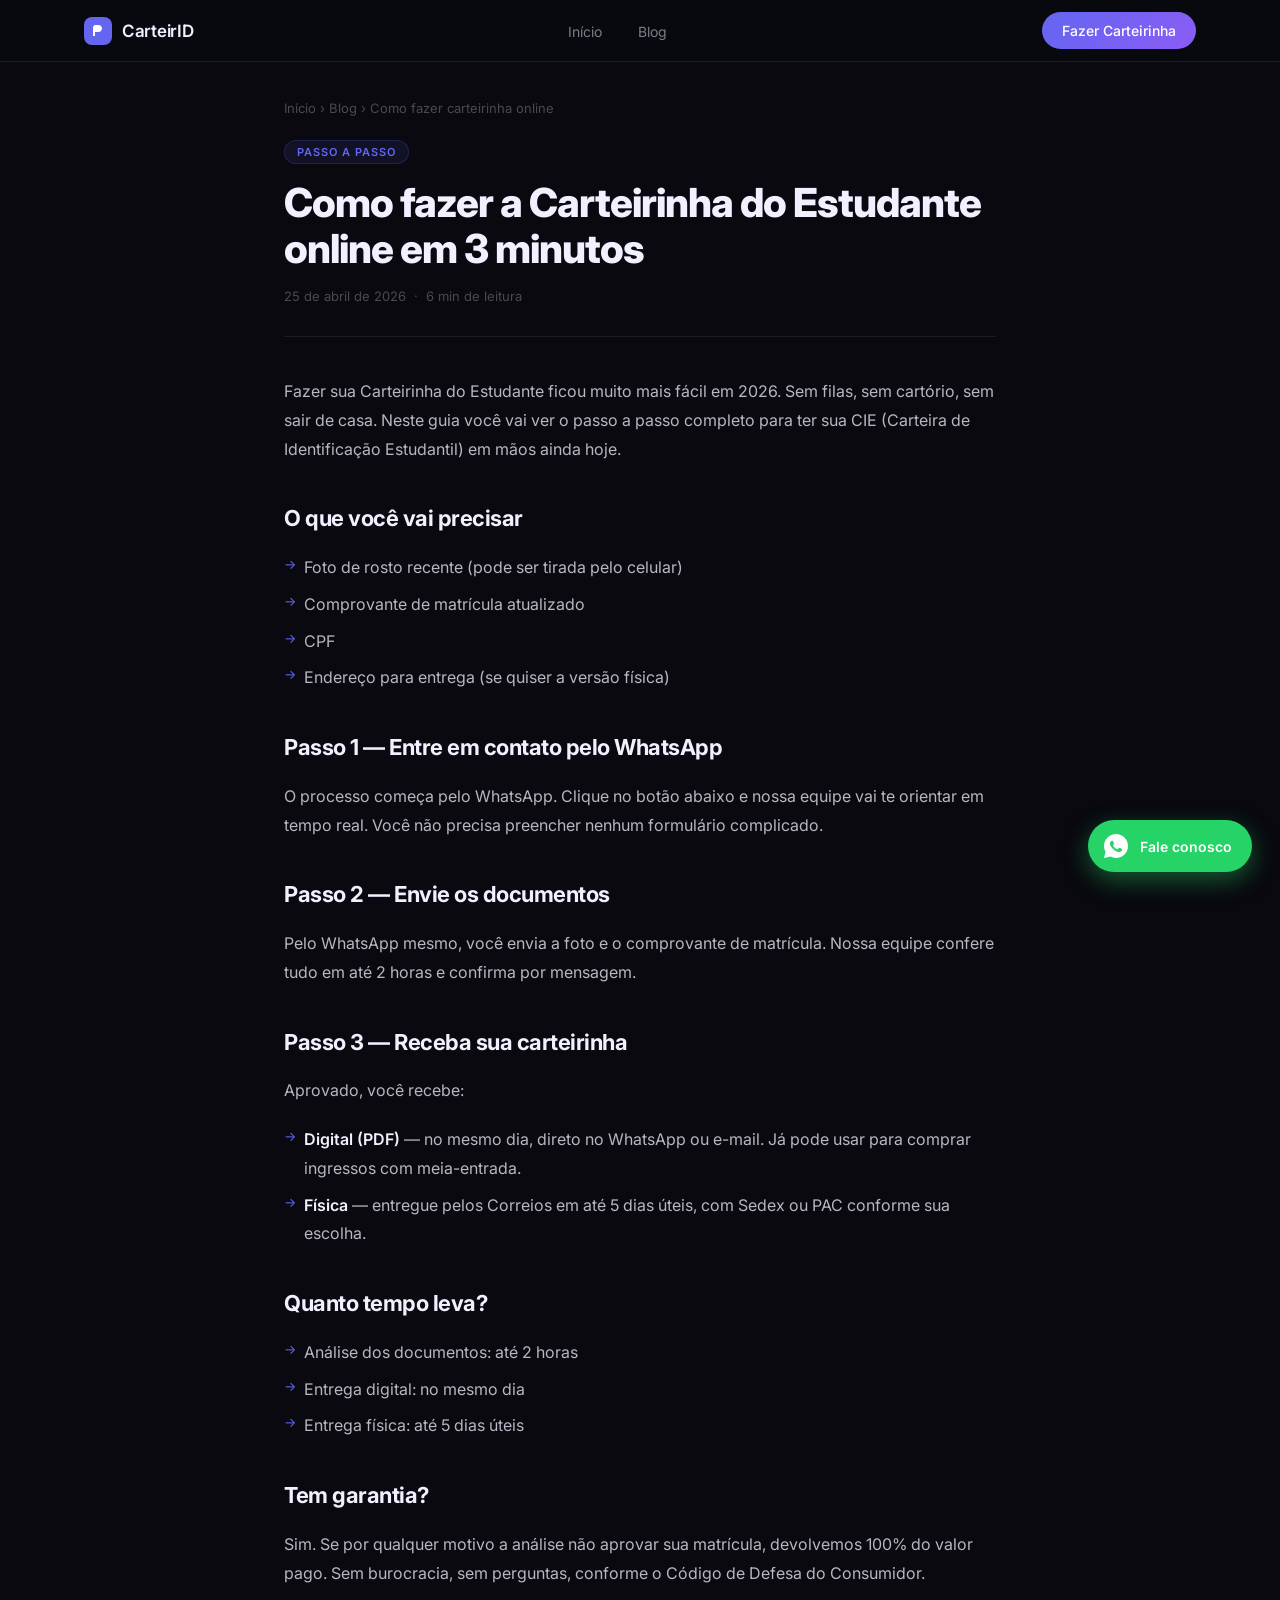
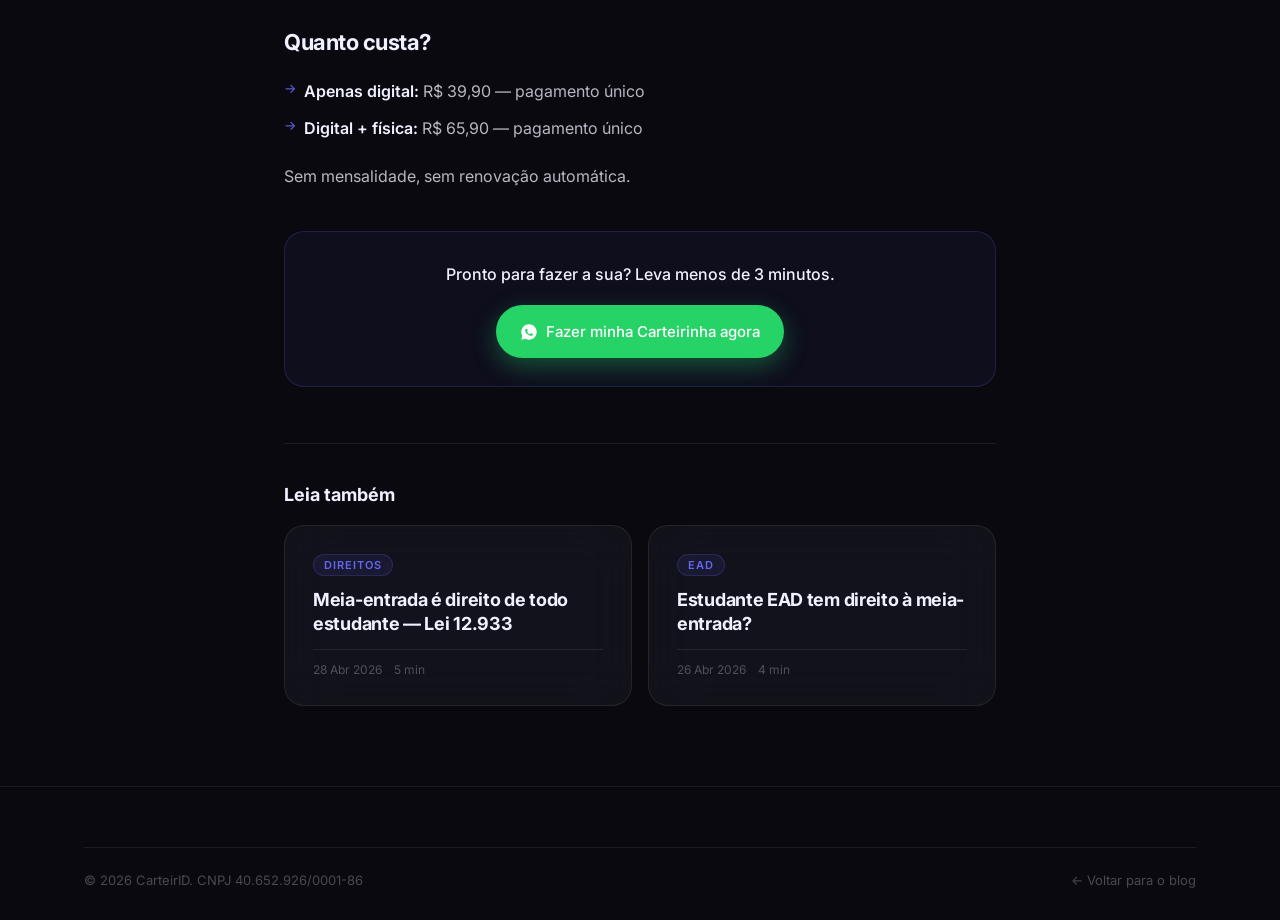
<file: blog/como-fazer-carteirinha-estudante.html>
﻿<!DOCTYPE html>
<html lang="pt-BR">
<head>
  <meta charset="UTF-8" />
  <meta name="viewport" content="width=device-width, initial-scale=1.0" />
  <title>Como Fazer Carteirinha do Estudante Online em 2026 — Passo a Passo</title>
  <meta name="description" content="Guia completo e atualizado para 2026: como fazer a Carteirinha do Estudante online em 3 minutos. Do formulário ao recebimento, sem filas e sem sair de casa." />
  <meta name="robots" content="index, follow" />
  <link rel="canonical" href="https://carteirinha-do-estudante.com/blog/como-fazer-carteirinha-estudante" />
  <meta property="og:title" content="Como Fazer Carteirinha do Estudante Online em 2026 — Passo a Passo" />
  <meta property="og:description" content="Guia completo para 2026: como fazer a Carteirinha do Estudante online em 3 minutos, sem filas e sem sair de casa." />
  <meta property="og:url" content="https://carteirinha-do-estudante.com/blog/como-fazer-carteirinha-estudante" />
  <meta property="og:type" content="article" />
  <script type="application/ld+json">
  {
    "@context": "https://schema.org",
    "@type": "BlogPosting",
    "headline": "Como fazer a Carteirinha do Estudante online em 3 minutos",
    "description": "Guia completo e atualizado para 2026: como fazer a Carteirinha do Estudante online.",
    "datePublished": "2026-04-25",
    "dateModified": "2026-04-25",
    "author": { "@type": "Organization", "name": "CarteirID" },
    "publisher": { "@type": "Organization", "name": "CarteirID", "url": "https://carteirinha-do-estudante.com" },
    "mainEntityOfPage": "https://carteirinha-do-estudante.com/blog/como-fazer-carteirinha-estudante",
    "keywords": "como fazer carteirinha estudante, carteirinha estudante online, fazer carteirinha estudante 2026, passo a passo carteirinha"
  }
  </script>
  <link rel="preconnect" href="https://fonts.googleapis.com" />
  <link rel="preconnect" href="https://fonts.gstatic.com" crossorigin />
  <link href="https://fonts.googleapis.com/css2?family=Inter:wght@300;400;500;600;700;800;900&display=swap" rel="stylesheet" />
  <link rel="stylesheet" href="../styles.css" />
  <link rel="stylesheet" href="../blog.css" />
</head>
<body>

  <nav class="nav scrolled" id="nav">
    <div class="nav-inner">
      <a href="../index.html" class="nav-logo">
        <svg width="28" height="28" viewBox="0 0 28 28" fill="none">
          <rect width="28" height="28" rx="8" fill="url(#lg4)"/>
          <path d="M9 19V10.5C9 9.12 10.12 8 11.5 8H14.5C16.43 8 18 9.57 18 11.5C18 13.43 16.43 15 14.5 15H11V19H9Z" fill="white"/>
          <defs><linearGradient id="lg4" x1="0" y1="0" x2="28" y2="28"><stop stop-color="#6366f1"/><stop offset="1" stop-color="#8b5cf6"/></linearGradient></defs>
        </svg>
        <span>CarteirID</span>
      </a>
      <ul class="nav-links">
        <li><a href="../index.html">Início</a></li>
        <li><a href="../blog.html">Blog</a></li>
      </ul>
      <a href="https://wa.me/5567992033294?text=Quero+fazer+minha+carteirinha" class="btn btn-nav">Fazer Carteirinha</a>
    </div>
  </nav>

  <main class="article-main">
    <div class="container article-container">

      <nav class="breadcrumb" aria-label="Breadcrumb">
        <a href="../index.html">Início</a> › <a href="../blog.html">Blog</a> › <span>Como fazer carteirinha online</span>
      </nav>

      <div class="article-tag">Passo a passo</div>
      <h1>Como fazer a Carteirinha do Estudante online em 3 minutos</h1>
      <div class="article-meta">
        <span>25 de abril de 2026</span>
        <span>·</span>
        <span>6 min de leitura</span>
      </div>

      <div class="article-body">

        <p>Fazer sua Carteirinha do Estudante ficou muito mais fácil em 2026. Sem filas, sem cartório, sem sair de casa. Neste guia você vai ver o passo a passo completo para ter sua CIE (Carteira de Identificação Estudantil) em mãos ainda hoje.</p>

        <h2>O que você vai precisar</h2>
        <ul>
          <li>Foto de rosto recente (pode ser tirada pelo celular)</li>
          <li>Comprovante de matrícula atualizado</li>
          <li>CPF</li>
          <li>Endereço para entrega (se quiser a versão física)</li>
        </ul>

        <h2>Passo 1 — Entre em contato pelo WhatsApp</h2>
        <p>O processo começa pelo WhatsApp. Clique no botão abaixo e nossa equipe vai te orientar em tempo real. Você não precisa preencher nenhum formulário complicado.</p>

        <h2>Passo 2 — Envie os documentos</h2>
        <p>Pelo WhatsApp mesmo, você envia a foto e o comprovante de matrícula. Nossa equipe confere tudo em até 2 horas e confirma por mensagem.</p>

        <h2>Passo 3 — Receba sua carteirinha</h2>
        <p>Aprovado, você recebe:</p>
        <ul>
          <li><strong>Digital (PDF)</strong> — no mesmo dia, direto no WhatsApp ou e-mail. Já pode usar para comprar ingressos com meia-entrada.</li>
          <li><strong>Física</strong> — entregue pelos Correios em até 5 dias úteis, com Sedex ou PAC conforme sua escolha.</li>
        </ul>

        <h2>Quanto tempo leva?</h2>
        <ul>
          <li>Análise dos documentos: até 2 horas</li>
          <li>Entrega digital: no mesmo dia</li>
          <li>Entrega física: até 5 dias úteis</li>
        </ul>

        <h2>Tem garantia?</h2>
        <p>Sim. Se por qualquer motivo a análise não aprovar sua matrícula, devolvemos 100% do valor pago. Sem burocracia, sem perguntas, conforme o Código de Defesa do Consumidor.</p>

        <h2>Quanto custa?</h2>
        <ul>
          <li><strong>Apenas digital:</strong> R$ 39,90 — pagamento único</li>
          <li><strong>Digital + física:</strong> R$ 65,90 — pagamento único</li>
        </ul>
        <p>Sem mensalidade, sem renovação automática.</p>

        <div class="article-cta">
          <p>Pronto para fazer a sua? Leva menos de 3 minutos.</p>
          <a href="https://wa.me/5567992033294?text=Quero+fazer+minha+carteirinha+de+estudante" class="btn btn-whatsapp">
            <svg width="18" height="18" viewBox="0 0 28 28" fill="none"><path d="M14 2C7.373 2 2 7.373 2 14c0 2.123.558 4.116 1.532 5.845L2 26l6.347-1.51A11.93 11.93 0 0014 26c6.627 0 12-5.373 12-12S20.627 2 14 2z" fill="white"/><path d="M19.5 16.8c-.3-.15-1.77-.87-2.04-.97-.28-.1-.48-.15-.68.15-.2.3-.77.97-.94 1.17-.17.2-.35.22-.65.07-.3-.15-1.26-.46-2.4-1.47-.89-.79-1.49-1.76-1.66-2.06-.17-.3-.02-.46.13-.61.13-.13.3-.35.45-.52.15-.17.2-.3.3-.5.1-.2.05-.37-.02-.52-.08-.15-.68-1.63-.93-2.23-.24-.58-.49-.5-.68-.51-.17 0-.37-.02-.57-.02s-.52.07-.8.37c-.27.3-1.04 1.02-1.04 2.48s1.07 2.88 1.22 3.08c.15.2 2.1 3.2 5.08 4.49.71.31 1.26.49 1.69.63.71.22 1.36.19 1.87.12.57-.09 1.77-.72 2.02-1.42.25-.7.25-1.3.17-1.42-.07-.12-.27-.2-.57-.35z" fill="#25D366"/></svg>
            Fazer minha Carteirinha agora
          </a>
        </div>

      </div>

      <div class="article-related">
        <h3>Leia também</h3>
        <div class="related-grid">
          <a href="meia-entrada-direito-estudante.html" class="blog-card glass">
            <div class="blog-card-tag">Direitos</div>
            <h2>Meia-entrada é direito de todo estudante — Lei 12.933</h2>
            <div class="blog-card-footer"><span class="blog-date">28 Abr 2026</span><span class="blog-read">5 min</span></div>
          </a>
          <a href="carteirinha-estudante-ead.html" class="blog-card glass">
            <div class="blog-card-tag">EAD</div>
            <h2>Estudante EAD tem direito à meia-entrada?</h2>
            <div class="blog-card-footer"><span class="blog-date">26 Abr 2026</span><span class="blog-read">4 min</span></div>
          </a>
        </div>
      </div>

    </div>
  </main>

  <footer class="footer">
    <div class="container">
      <div class="footer-bottom">
        <p>© 2026 CarteirID. CNPJ 40.652.926/0001-86</p>
        <p><a href="../blog.html" style="color:var(--text-faint)">← Voltar para o blog</a></p>
      </div>
    </div>
  </footer>

  <a href="https://wa.me/5567992033294" class="whatsapp-float" aria-label="Falar no WhatsApp">
    <svg width="28" height="28" viewBox="0 0 28 28" fill="none"><path d="M14 2C7.373 2 2 7.373 2 14c0 2.123.558 4.116 1.532 5.845L2 26l6.347-1.51A11.93 11.93 0 0014 26c6.627 0 12-5.373 12-12S20.627 2 14 2z" fill="white"/><path d="M19.5 16.8c-.3-.15-1.77-.87-2.04-.97-.28-.1-.48-.15-.68.15-.2.3-.77.97-.94 1.17-.17.2-.35.22-.65.07-.3-.15-1.26-.46-2.4-1.47-.89-.79-1.49-1.76-1.66-2.06-.17-.3-.02-.46.13-.61.13-.13.3-.35.45-.52.15-.17.2-.3.3-.5.1-.2.05-.37-.02-.52-.08-.15-.68-1.63-.93-2.23-.24-.58-.49-.5-.68-.51-.17 0-.37-.02-.57-.02s-.52.07-.8.37c-.27.3-1.04 1.02-1.04 2.48s1.07 2.88 1.22 3.08c.15.2 2.1 3.2 5.08 4.49.71.31 1.26.49 1.69.63.71.22 1.36.19 1.87.12.57-.09 1.77-.72 2.02-1.42.25-.7.25-1.3.17-1.42-.07-.12-.27-.2-.57-.35z" fill="#25D366"/></svg>
    <span>Fale conosco</span>
  </a>

</body>
</html>
</file>
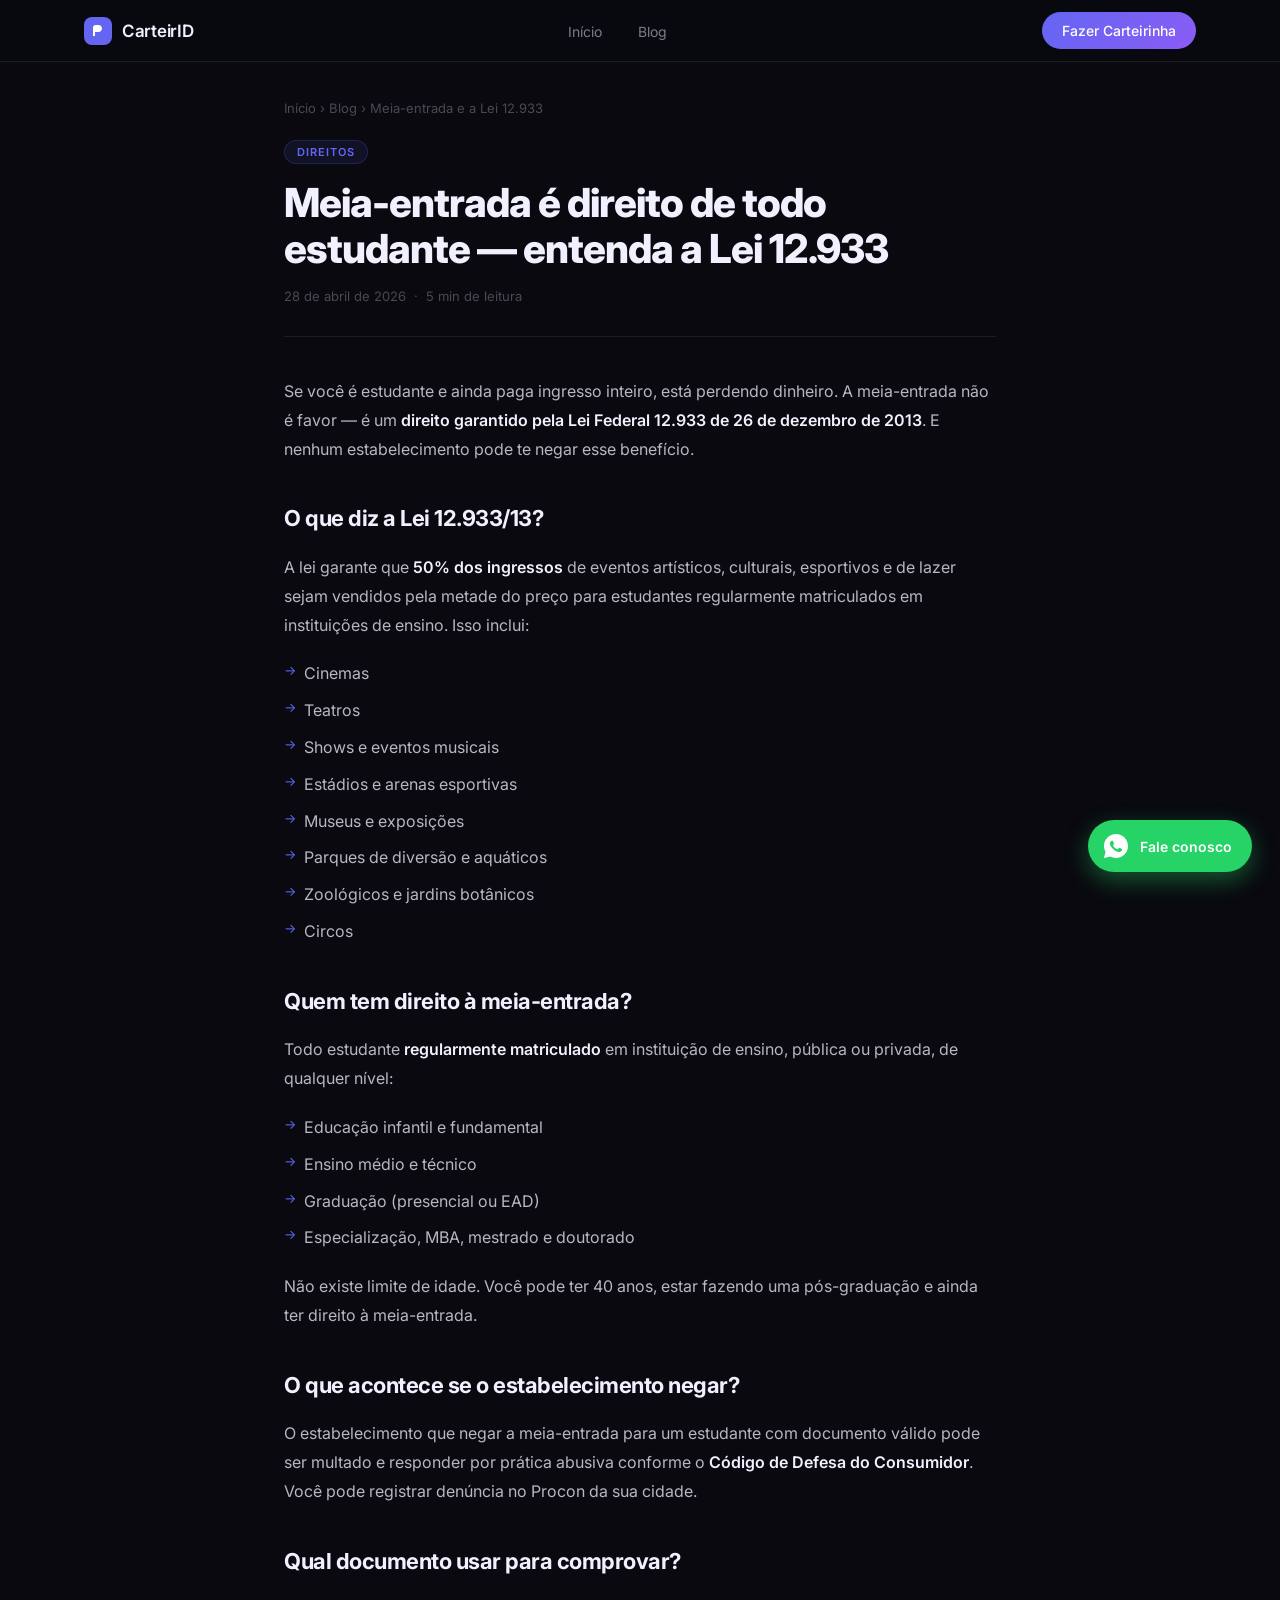
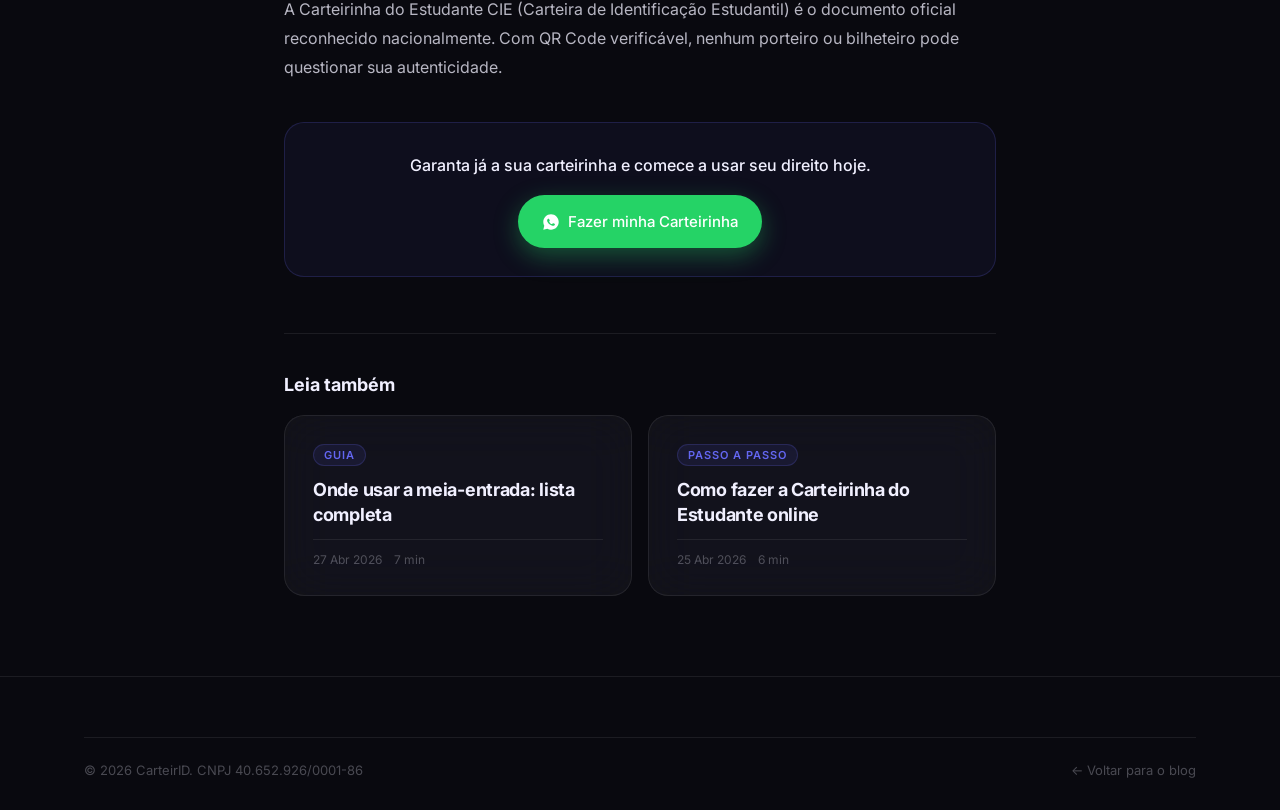
<file: blog/meia-entrada-direito-estudante.html>
﻿<!DOCTYPE html>
<html lang="pt-BR">
<head>
  <meta charset="UTF-8" />
  <meta name="viewport" content="width=device-width, initial-scale=1.0" />
  <title>Meia-Entrada é Direito de Todo Estudante — Lei 12.933 Explicada</title>
  <meta name="description" content="Entenda a Lei 12.933/13 e saiba exatamente quais são seus direitos à meia-entrada. Nenhum estabelecimento pode te negar o desconto de 50%." />
  <meta name="robots" content="index, follow" />
  <link rel="canonical" href="https://carteirinha-do-estudante.com/blog/meia-entrada-direito-estudante" />
  <meta property="og:title" content="Meia-Entrada é Direito de Todo Estudante — Lei 12.933 Explicada" />
  <meta property="og:description" content="Entenda a Lei 12.933/13 e saiba exatamente quais são seus direitos à meia-entrada." />
  <meta property="og:url" content="https://carteirinha-do-estudante.com/blog/meia-entrada-direito-estudante" />
  <meta property="og:type" content="article" />
  <meta property="article:published_time" content="2026-04-28" />
  <script type="application/ld+json">
  {
    "@context": "https://schema.org",
    "@type": "BlogPosting",
    "headline": "Meia-entrada é direito de todo estudante — entenda a Lei 12.933",
    "description": "Entenda a Lei 12.933/13 e saiba exatamente quais são seus direitos à meia-entrada.",
    "datePublished": "2026-04-28",
    "dateModified": "2026-04-28",
    "author": { "@type": "Organization", "name": "CarteirID" },
    "publisher": { "@type": "Organization", "name": "CarteirID", "url": "https://carteirinha-do-estudante.com" },
    "mainEntityOfPage": "https://carteirinha-do-estudante.com/blog/meia-entrada-direito-estudante",
    "keywords": "meia entrada estudante, lei 12933, direitos estudante, carteirinha estudante"
  }
  </script>
  <link rel="preconnect" href="https://fonts.googleapis.com" />
  <link rel="preconnect" href="https://fonts.gstatic.com" crossorigin />
  <link href="https://fonts.googleapis.com/css2?family=Inter:wght@300;400;500;600;700;800;900&display=swap" rel="stylesheet" />
  <link rel="stylesheet" href="../styles.css" />
  <link rel="stylesheet" href="../blog.css" />
</head>
<body>

  <nav class="nav scrolled" id="nav">
    <div class="nav-inner">
      <a href="../index.html" class="nav-logo">
        <svg width="28" height="28" viewBox="0 0 28 28" fill="none">
          <rect width="28" height="28" rx="8" fill="url(#lg1)"/>
          <path d="M9 19V10.5C9 9.12 10.12 8 11.5 8H14.5C16.43 8 18 9.57 18 11.5C18 13.43 16.43 15 14.5 15H11V19H9Z" fill="white"/>
          <defs><linearGradient id="lg1" x1="0" y1="0" x2="28" y2="28"><stop stop-color="#6366f1"/><stop offset="1" stop-color="#8b5cf6"/></linearGradient></defs>
        </svg>
        <span>CarteirID</span>
      </a>
      <ul class="nav-links">
        <li><a href="../index.html">Início</a></li>
        <li><a href="../blog.html">Blog</a></li>
      </ul>
      <a href="https://wa.me/5567992033294?text=Quero+fazer+minha+carteirinha" class="btn btn-nav">Fazer Carteirinha</a>
    </div>
  </nav>

  <main class="article-main">
    <div class="container article-container">

      <nav class="breadcrumb" aria-label="Breadcrumb">
        <a href="../index.html">Início</a> › <a href="../blog.html">Blog</a> › <span>Meia-entrada e a Lei 12.933</span>
      </nav>

      <div class="article-tag">Direitos</div>
      <h1>Meia-entrada é direito de todo estudante — entenda a Lei 12.933</h1>
      <div class="article-meta">
        <span>28 de abril de 2026</span>
        <span>·</span>
        <span>5 min de leitura</span>
      </div>

      <div class="article-body">

        <p>Se você é estudante e ainda paga ingresso inteiro, está perdendo dinheiro. A meia-entrada não é favor — é um <strong>direito garantido pela Lei Federal 12.933 de 26 de dezembro de 2013</strong>. E nenhum estabelecimento pode te negar esse benefício.</p>

        <h2>O que diz a Lei 12.933/13?</h2>
        <p>A lei garante que <strong>50% dos ingressos</strong> de eventos artísticos, culturais, esportivos e de lazer sejam vendidos pela metade do preço para estudantes regularmente matriculados em instituições de ensino. Isso inclui:</p>
        <ul>
          <li>Cinemas</li>
          <li>Teatros</li>
          <li>Shows e eventos musicais</li>
          <li>Estádios e arenas esportivas</li>
          <li>Museus e exposições</li>
          <li>Parques de diversão e aquáticos</li>
          <li>Zoológicos e jardins botânicos</li>
          <li>Circos</li>
        </ul>

        <h2>Quem tem direito à meia-entrada?</h2>
        <p>Todo estudante <strong>regularmente matriculado</strong> em instituição de ensino, pública ou privada, de qualquer nível:</p>
        <ul>
          <li>Educação infantil e fundamental</li>
          <li>Ensino médio e técnico</li>
          <li>Graduação (presencial ou EAD)</li>
          <li>Especialização, MBA, mestrado e doutorado</li>
        </ul>
        <p>Não existe limite de idade. Você pode ter 40 anos, estar fazendo uma pós-graduação e ainda ter direito à meia-entrada.</p>

        <h2>O que acontece se o estabelecimento negar?</h2>
        <p>O estabelecimento que negar a meia-entrada para um estudante com documento válido pode ser multado e responder por prática abusiva conforme o <strong>Código de Defesa do Consumidor</strong>. Você pode registrar denúncia no Procon da sua cidade.</p>

        <h2>Qual documento usar para comprovar?</h2>
        <p>A Carteirinha do Estudante CIE (Carteira de Identificação Estudantil) é o documento oficial reconhecido nacionalmente. Com QR Code verificável, nenhum porteiro ou bilheteiro pode questionar sua autenticidade.</p>

        <div class="article-cta">
          <p>Garanta já a sua carteirinha e comece a usar seu direito hoje.</p>
          <a href="https://wa.me/5567992033294?text=Quero+fazer+minha+carteirinha+de+estudante" class="btn btn-whatsapp">
            <svg width="18" height="18" viewBox="0 0 28 28" fill="none"><path d="M14 2C7.373 2 2 7.373 2 14c0 2.123.558 4.116 1.532 5.845L2 26l6.347-1.51A11.93 11.93 0 0014 26c6.627 0 12-5.373 12-12S20.627 2 14 2z" fill="white"/><path d="M19.5 16.8c-.3-.15-1.77-.87-2.04-.97-.28-.1-.48-.15-.68.15-.2.3-.77.97-.94 1.17-.17.2-.35.22-.65.07-.3-.15-1.26-.46-2.4-1.47-.89-.79-1.49-1.76-1.66-2.06-.17-.3-.02-.46.13-.61.13-.13.3-.35.45-.52.15-.17.2-.3.3-.5.1-.2.05-.37-.02-.52-.08-.15-.68-1.63-.93-2.23-.24-.58-.49-.5-.68-.51-.17 0-.37-.02-.57-.02s-.52.07-.8.37c-.27.3-1.04 1.02-1.04 2.48s1.07 2.88 1.22 3.08c.15.2 2.1 3.2 5.08 4.49.71.31 1.26.49 1.69.63.71.22 1.36.19 1.87.12.57-.09 1.77-.72 2.02-1.42.25-.7.25-1.3.17-1.42-.07-.12-.27-.2-.57-.35z" fill="#25D366"/></svg>
            Fazer minha Carteirinha
          </a>
        </div>

      </div>

      <div class="article-related">
        <h3>Leia também</h3>
        <div class="related-grid">
          <a href="onde-usar-meia-entrada.html" class="blog-card glass">
            <div class="blog-card-tag">Guia</div>
            <h2>Onde usar a meia-entrada: lista completa</h2>
            <div class="blog-card-footer"><span class="blog-date">27 Abr 2026</span><span class="blog-read">7 min</span></div>
          </a>
          <a href="como-fazer-carteirinha-estudante.html" class="blog-card glass">
            <div class="blog-card-tag">Passo a passo</div>
            <h2>Como fazer a Carteirinha do Estudante online</h2>
            <div class="blog-card-footer"><span class="blog-date">25 Abr 2026</span><span class="blog-read">6 min</span></div>
          </a>
        </div>
      </div>

    </div>
  </main>

  <footer class="footer">
    <div class="container">
      <div class="footer-bottom">
        <p>© 2026 CarteirID. CNPJ 40.652.926/0001-86</p>
        <p><a href="../blog.html" style="color:var(--text-faint)">← Voltar para o blog</a></p>
      </div>
    </div>
  </footer>

  <a href="https://wa.me/5567992033294" class="whatsapp-float" aria-label="Falar no WhatsApp">
    <svg width="28" height="28" viewBox="0 0 28 28" fill="none"><path d="M14 2C7.373 2 2 7.373 2 14c0 2.123.558 4.116 1.532 5.845L2 26l6.347-1.51A11.93 11.93 0 0014 26c6.627 0 12-5.373 12-12S20.627 2 14 2z" fill="white"/><path d="M19.5 16.8c-.3-.15-1.77-.87-2.04-.97-.28-.1-.48-.15-.68.15-.2.3-.77.97-.94 1.17-.17.2-.35.22-.65.07-.3-.15-1.26-.46-2.4-1.47-.89-.79-1.49-1.76-1.66-2.06-.17-.3-.02-.46.13-.61.13-.13.3-.35.45-.52.15-.17.2-.3.3-.5.1-.2.05-.37-.02-.52-.08-.15-.68-1.63-.93-2.23-.24-.58-.49-.5-.68-.51-.17 0-.37-.02-.57-.02s-.52.07-.8.37c-.27.3-1.04 1.02-1.04 2.48s1.07 2.88 1.22 3.08c.15.2 2.1 3.2 5.08 4.49.71.31 1.26.49 1.69.63.71.22 1.36.19 1.87.12.57-.09 1.77-.72 2.02-1.42.25-.7.25-1.3.17-1.42-.07-.12-.27-.2-.57-.35z" fill="#25D366"/></svg>
    <span>Fale conosco</span>
  </a>

</body>
</html>
</file>
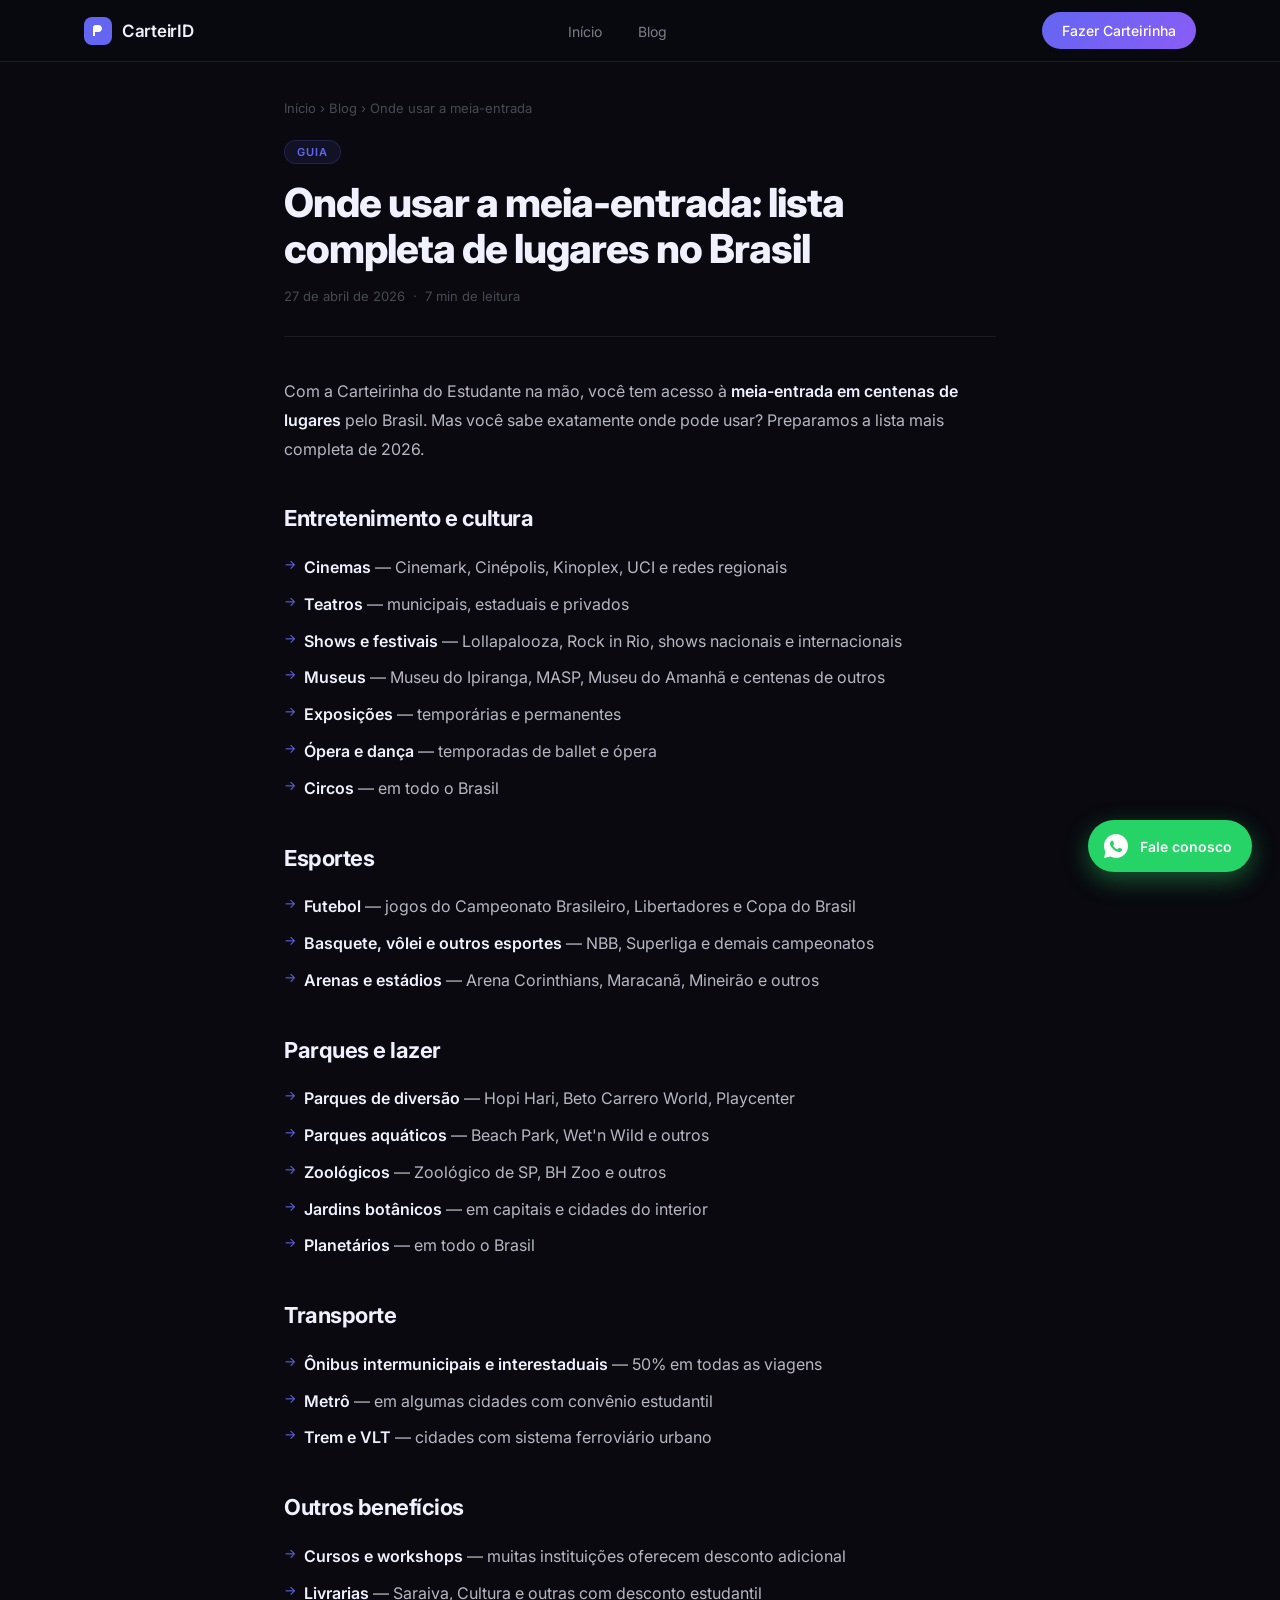
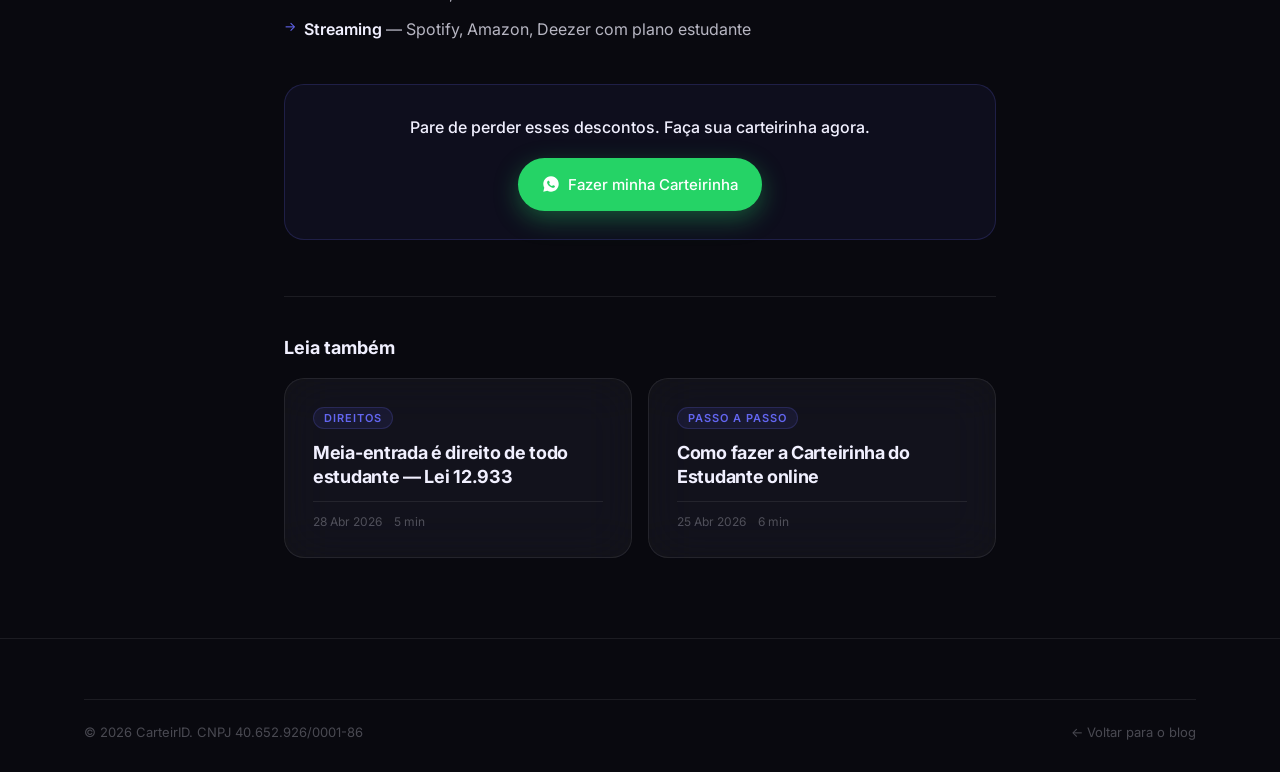
<file: blog/onde-usar-meia-entrada.html>
﻿<!DOCTYPE html>
<html lang="pt-BR">
<head>
  <meta charset="UTF-8" />
  <meta name="viewport" content="width=device-width, initial-scale=1.0" />
  <title>Onde Usar a Meia-Entrada — Lista Completa de Lugares no Brasil 2026</title>
  <meta name="description" content="Lista completa de onde usar a meia-entrada em 2026: cinemas, shows, teatros, museus, parques, transporte e muito mais. Mais de 500 lugares no Brasil." />
  <meta name="robots" content="index, follow" />
  <link rel="canonical" href="https://carteirinha-do-estudante.com/blog/onde-usar-meia-entrada" />
  <meta property="og:title" content="Onde Usar a Meia-Entrada — Lista Completa 2026" />
  <meta property="og:description" content="Lista completa de onde usar a meia-entrada no Brasil em 2026: cinemas, shows, teatros, parques e muito mais." />
  <meta property="og:url" content="https://carteirinha-do-estudante.com/blog/onde-usar-meia-entrada" />
  <meta property="og:type" content="article" />
  <script type="application/ld+json">
  {
    "@context": "https://schema.org",
    "@type": "BlogPosting",
    "headline": "Onde usar a meia-entrada: lista completa de lugares no Brasil",
    "description": "Lista completa de onde usar a meia-entrada em 2026 no Brasil.",
    "datePublished": "2026-04-27",
    "dateModified": "2026-04-27",
    "author": { "@type": "Organization", "name": "CarteirID" },
    "publisher": { "@type": "Organization", "name": "CarteirID", "url": "https://carteirinha-do-estudante.com" },
    "mainEntityOfPage": "https://carteirinha-do-estudante.com/blog/onde-usar-meia-entrada",
    "keywords": "onde usar meia entrada, meia entrada cinema, meia entrada show, meia entrada teatro, lista meia entrada"
  }
  </script>
  <link rel="preconnect" href="https://fonts.googleapis.com" />
  <link rel="preconnect" href="https://fonts.gstatic.com" crossorigin />
  <link href="https://fonts.googleapis.com/css2?family=Inter:wght@300;400;500;600;700;800;900&display=swap" rel="stylesheet" />
  <link rel="stylesheet" href="../styles.css" />
  <link rel="stylesheet" href="../blog.css" />
</head>
<body>

  <nav class="nav scrolled" id="nav">
    <div class="nav-inner">
      <a href="../index.html" class="nav-logo">
        <svg width="28" height="28" viewBox="0 0 28 28" fill="none">
          <rect width="28" height="28" rx="8" fill="url(#lg2)"/>
          <path d="M9 19V10.5C9 9.12 10.12 8 11.5 8H14.5C16.43 8 18 9.57 18 11.5C18 13.43 16.43 15 14.5 15H11V19H9Z" fill="white"/>
          <defs><linearGradient id="lg2" x1="0" y1="0" x2="28" y2="28"><stop stop-color="#6366f1"/><stop offset="1" stop-color="#8b5cf6"/></linearGradient></defs>
        </svg>
        <span>CarteirID</span>
      </a>
      <ul class="nav-links">
        <li><a href="../index.html">Início</a></li>
        <li><a href="../blog.html">Blog</a></li>
      </ul>
      <a href="https://wa.me/5567992033294?text=Quero+fazer+minha+carteirinha" class="btn btn-nav">Fazer Carteirinha</a>
    </div>
  </nav>

  <main class="article-main">
    <div class="container article-container">

      <nav class="breadcrumb" aria-label="Breadcrumb">
        <a href="../index.html">Início</a> › <a href="../blog.html">Blog</a> › <span>Onde usar a meia-entrada</span>
      </nav>

      <div class="article-tag">Guia</div>
      <h1>Onde usar a meia-entrada: lista completa de lugares no Brasil</h1>
      <div class="article-meta">
        <span>27 de abril de 2026</span>
        <span>·</span>
        <span>7 min de leitura</span>
      </div>

      <div class="article-body">

        <p>Com a Carteirinha do Estudante na mão, você tem acesso à <strong>meia-entrada em centenas de lugares</strong> pelo Brasil. Mas você sabe exatamente onde pode usar? Preparamos a lista mais completa de 2026.</p>

        <h2>Entretenimento e cultura</h2>
        <ul>
          <li><strong>Cinemas</strong> — Cinemark, Cinépolis, Kinoplex, UCI e redes regionais</li>
          <li><strong>Teatros</strong> — municipais, estaduais e privados</li>
          <li><strong>Shows e festivais</strong> — Lollapalooza, Rock in Rio, shows nacionais e internacionais</li>
          <li><strong>Museus</strong> — Museu do Ipiranga, MASP, Museu do Amanhã e centenas de outros</li>
          <li><strong>Exposições</strong> — temporárias e permanentes</li>
          <li><strong>Ópera e dança</strong> — temporadas de ballet e ópera</li>
          <li><strong>Circos</strong> — em todo o Brasil</li>
        </ul>

        <h2>Esportes</h2>
        <ul>
          <li><strong>Futebol</strong> — jogos do Campeonato Brasileiro, Libertadores e Copa do Brasil</li>
          <li><strong>Basquete, vôlei e outros esportes</strong> — NBB, Superliga e demais campeonatos</li>
          <li><strong>Arenas e estádios</strong> — Arena Corinthians, Maracanã, Mineirão e outros</li>
        </ul>

        <h2>Parques e lazer</h2>
        <ul>
          <li><strong>Parques de diversão</strong> — Hopi Hari, Beto Carrero World, Playcenter</li>
          <li><strong>Parques aquáticos</strong> — Beach Park, Wet'n Wild e outros</li>
          <li><strong>Zoológicos</strong> — Zoológico de SP, BH Zoo e outros</li>
          <li><strong>Jardins botânicos</strong> — em capitais e cidades do interior</li>
          <li><strong>Planetários</strong> — em todo o Brasil</li>
        </ul>

        <h2>Transporte</h2>
        <ul>
          <li><strong>Ônibus intermunicipais e interestaduais</strong> — 50% em todas as viagens</li>
          <li><strong>Metrô</strong> — em algumas cidades com convênio estudantil</li>
          <li><strong>Trem e VLT</strong> — cidades com sistema ferroviário urbano</li>
        </ul>

        <h2>Outros benefícios</h2>
        <ul>
          <li><strong>Cursos e workshops</strong> — muitas instituições oferecem desconto adicional</li>
          <li><strong>Livrarias</strong> — Saraiva, Cultura e outras com desconto estudantil</li>
          <li><strong>Streaming</strong> — Spotify, Amazon, Deezer com plano estudante</li>
        </ul>

        <div class="article-cta">
          <p>Pare de perder esses descontos. Faça sua carteirinha agora.</p>
          <a href="https://wa.me/5567992033294?text=Quero+fazer+minha+carteirinha+de+estudante" class="btn btn-whatsapp">
            <svg width="18" height="18" viewBox="0 0 28 28" fill="none"><path d="M14 2C7.373 2 2 7.373 2 14c0 2.123.558 4.116 1.532 5.845L2 26l6.347-1.51A11.93 11.93 0 0014 26c6.627 0 12-5.373 12-12S20.627 2 14 2z" fill="white"/><path d="M19.5 16.8c-.3-.15-1.77-.87-2.04-.97-.28-.1-.48-.15-.68.15-.2.3-.77.97-.94 1.17-.17.2-.35.22-.65.07-.3-.15-1.26-.46-2.4-1.47-.89-.79-1.49-1.76-1.66-2.06-.17-.3-.02-.46.13-.61.13-.13.3-.35.45-.52.15-.17.2-.3.3-.5.1-.2.05-.37-.02-.52-.08-.15-.68-1.63-.93-2.23-.24-.58-.49-.5-.68-.51-.17 0-.37-.02-.57-.02s-.52.07-.8.37c-.27.3-1.04 1.02-1.04 2.48s1.07 2.88 1.22 3.08c.15.2 2.1 3.2 5.08 4.49.71.31 1.26.49 1.69.63.71.22 1.36.19 1.87.12.57-.09 1.77-.72 2.02-1.42.25-.7.25-1.3.17-1.42-.07-.12-.27-.2-.57-.35z" fill="#25D366"/></svg>
            Fazer minha Carteirinha
          </a>
        </div>

      </div>

      <div class="article-related">
        <h3>Leia também</h3>
        <div class="related-grid">
          <a href="meia-entrada-direito-estudante.html" class="blog-card glass">
            <div class="blog-card-tag">Direitos</div>
            <h2>Meia-entrada é direito de todo estudante — Lei 12.933</h2>
            <div class="blog-card-footer"><span class="blog-date">28 Abr 2026</span><span class="blog-read">5 min</span></div>
          </a>
          <a href="como-fazer-carteirinha-estudante.html" class="blog-card glass">
            <div class="blog-card-tag">Passo a passo</div>
            <h2>Como fazer a Carteirinha do Estudante online</h2>
            <div class="blog-card-footer"><span class="blog-date">25 Abr 2026</span><span class="blog-read">6 min</span></div>
          </a>
        </div>
      </div>

    </div>
  </main>

  <footer class="footer">
    <div class="container">
      <div class="footer-bottom">
        <p>© 2026 CarteirID. CNPJ 40.652.926/0001-86</p>
        <p><a href="../blog.html" style="color:var(--text-faint)">← Voltar para o blog</a></p>
      </div>
    </div>
  </footer>

  <a href="https://wa.me/5567992033294" class="whatsapp-float" aria-label="Falar no WhatsApp">
    <svg width="28" height="28" viewBox="0 0 28 28" fill="none"><path d="M14 2C7.373 2 2 7.373 2 14c0 2.123.558 4.116 1.532 5.845L2 26l6.347-1.51A11.93 11.93 0 0014 26c6.627 0 12-5.373 12-12S20.627 2 14 2z" fill="white"/><path d="M19.5 16.8c-.3-.15-1.77-.87-2.04-.97-.28-.1-.48-.15-.68.15-.2.3-.77.97-.94 1.17-.17.2-.35.22-.65.07-.3-.15-1.26-.46-2.4-1.47-.89-.79-1.49-1.76-1.66-2.06-.17-.3-.02-.46.13-.61.13-.13.3-.35.45-.52.15-.17.2-.3.3-.5.1-.2.05-.37-.02-.52-.08-.15-.68-1.63-.93-2.23-.24-.58-.49-.5-.68-.51-.17 0-.37-.02-.57-.02s-.52.07-.8.37c-.27.3-1.04 1.02-1.04 2.48s1.07 2.88 1.22 3.08c.15.2 2.1 3.2 5.08 4.49.71.31 1.26.49 1.69.63.71.22 1.36.19 1.87.12.57-.09 1.77-.72 2.02-1.42.25-.7.25-1.3.17-1.42-.07-.12-.27-.2-.57-.35z" fill="#25D366"/></svg>
    <span>Fale conosco</span>
  </a>

</body>
</html>
</file>
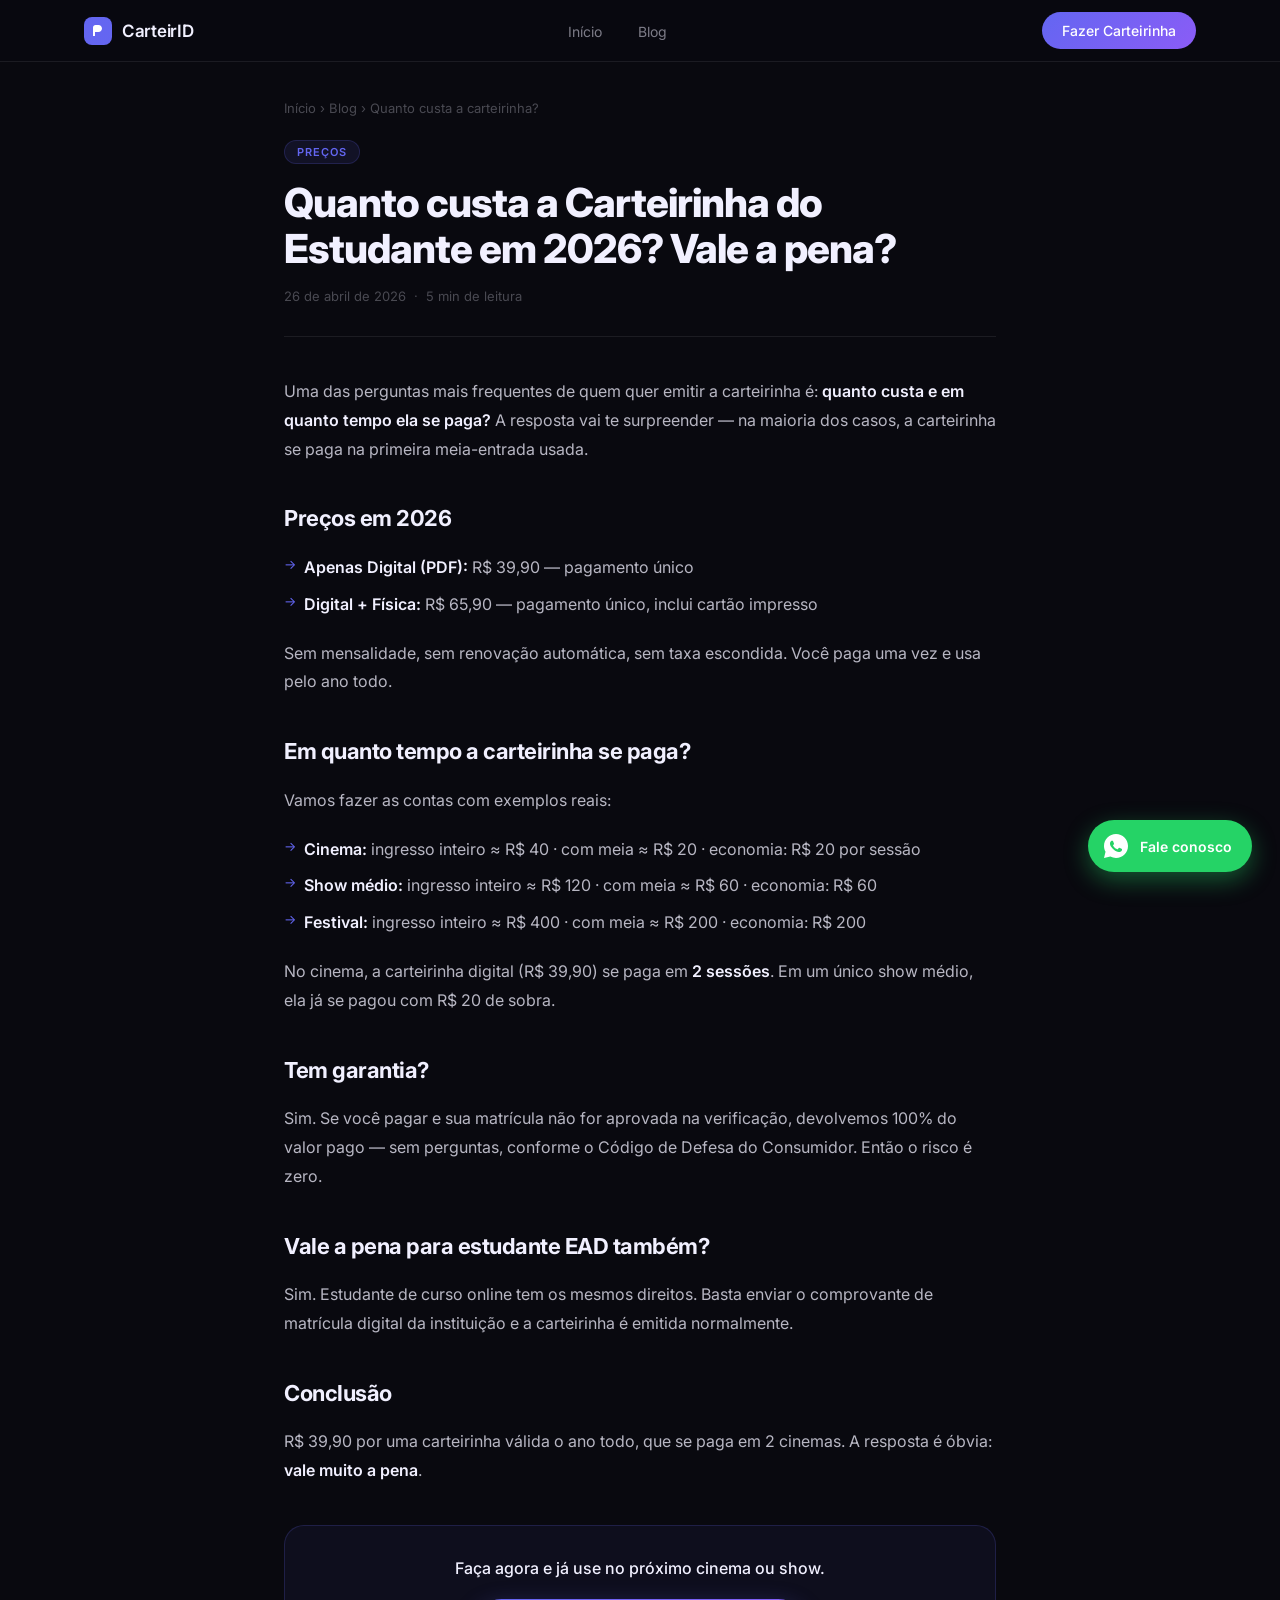
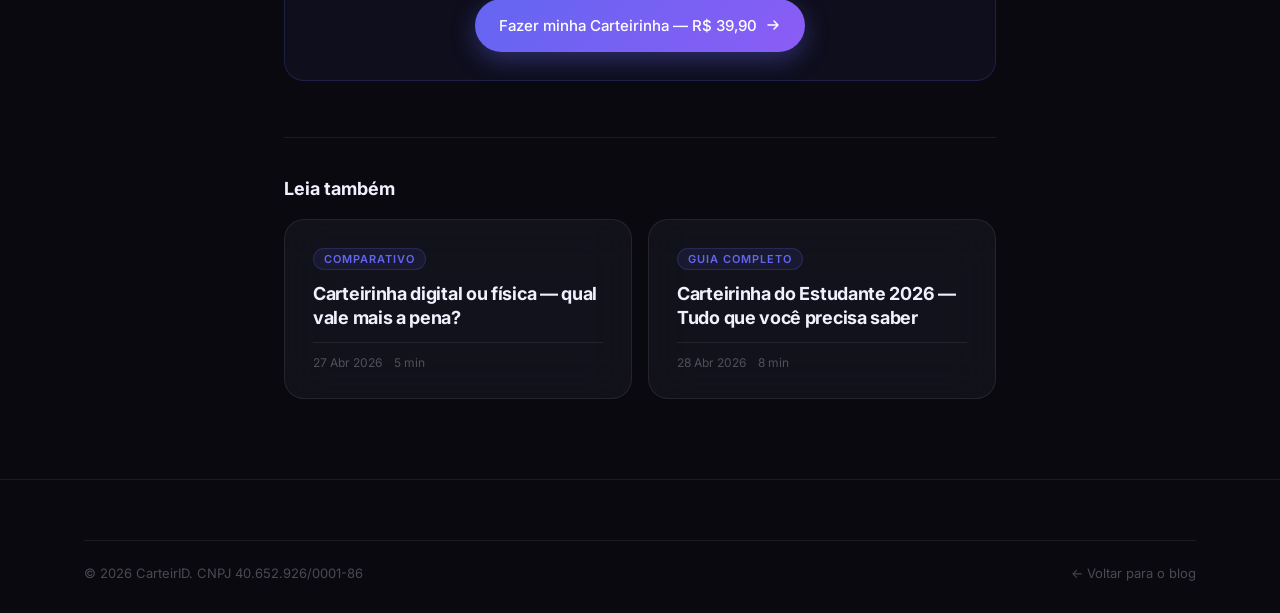
<file: blog/quanto-custa-carteirinha-estudante.html>
﻿<!DOCTYPE html>
<html lang="pt-BR">
<head>
  <meta charset="UTF-8" />
  <meta name="viewport" content="width=device-width, initial-scale=1.0" />
  <title>Quanto Custa a Carteirinha do Estudante em 2026? Vale a Pena?</title>
  <meta name="description" content="Quanto custa fazer a Carteirinha do Estudante em 2026? Veja os preços, compare as opções e descubra em quanto tempo a carteirinha se paga." />
  <meta name="robots" content="index, follow" />
  <link rel="canonical" href="https://carteirinha-do-estudante.com/blog/quanto-custa-carteirinha-estudante" />
  <meta property="og:title" content="Quanto Custa a Carteirinha do Estudante em 2026? Vale a Pena?" />
  <meta property="og:description" content="Quanto custa fazer a Carteirinha do Estudante? Veja os preços e descubra em quanto tempo ela se paga." />
  <meta property="og:url" content="https://carteirinha-do-estudante.com/blog/quanto-custa-carteirinha-estudante" />
  <meta property="og:type" content="article" />
  <script type="application/ld+json">
  {
    "@context": "https://schema.org",
    "@type": "BlogPosting",
    "headline": "Quanto Custa a Carteirinha do Estudante em 2026? Vale a Pena?",
    "description": "Quanto custa fazer a Carteirinha do Estudante? Veja os preços e descubra em quanto tempo ela se paga.",
    "datePublished": "2026-04-26",
    "dateModified": "2026-04-26",
    "author": { "@type": "Organization", "name": "CarteirID" },
    "publisher": { "@type": "Organization", "name": "CarteirID", "url": "https://carteirinha-do-estudante.com" },
    "mainEntityOfPage": "https://carteirinha-do-estudante.com/blog/quanto-custa-carteirinha-estudante",
    "keywords": "quanto custa carteirinha estudante, preço carteirinha estudante, carteirinha estudante vale a pena, CIE preço 2026"
  }
  </script>
  <link rel="preconnect" href="https://fonts.googleapis.com" />
  <link rel="preconnect" href="https://fonts.gstatic.com" crossorigin />
  <link href="https://fonts.googleapis.com/css2?family=Inter:wght@300;400;500;600;700;800;900&display=swap" rel="stylesheet" />
  <link rel="stylesheet" href="../styles.css" />
  <link rel="stylesheet" href="../blog.css" />
</head>
<body>

  <nav class="nav scrolled" id="nav">
    <div class="nav-inner">
      <a href="../index.html" class="nav-logo">
        <svg width="28" height="28" viewBox="0 0 28 28" fill="none">
          <rect width="28" height="28" rx="8" fill="url(#lgC)"/>
          <path d="M9 19V10.5C9 9.12 10.12 8 11.5 8H14.5C16.43 8 18 9.57 18 11.5C18 13.43 16.43 15 14.5 15H11V19H9Z" fill="white"/>
          <defs><linearGradient id="lgC" x1="0" y1="0" x2="28" y2="28"><stop stop-color="#6366f1"/><stop offset="1" stop-color="#8b5cf6"/></linearGradient></defs>
        </svg>
        <span>CarteirID</span>
      </a>
      <ul class="nav-links">
        <li><a href="../index.html">Início</a></li>
        <li><a href="../blog.html">Blog</a></li>
      </ul>
      <a href="../index.html" class="btn btn-nav">Fazer Carteirinha</a>
    </div>
  </nav>

  <main class="article-main">
    <div class="container article-container">

      <nav class="breadcrumb" aria-label="Breadcrumb">
        <a href="../index.html">Início</a> › <a href="../blog.html">Blog</a> › <span>Quanto custa a carteirinha?</span>
      </nav>

      <div class="article-tag">Preços</div>
      <h1>Quanto custa a Carteirinha do Estudante em 2026? Vale a pena?</h1>
      <div class="article-meta">
        <span>26 de abril de 2026</span>
        <span>·</span>
        <span>5 min de leitura</span>
      </div>

      <div class="article-body">

        <p>Uma das perguntas mais frequentes de quem quer emitir a carteirinha é: <strong>quanto custa e em quanto tempo ela se paga?</strong> A resposta vai te surpreender — na maioria dos casos, a carteirinha se paga na primeira meia-entrada usada.</p>

        <h2>Preços em 2026</h2>
        <ul>
          <li><strong>Apenas Digital (PDF):</strong> R$ 39,90 — pagamento único</li>
          <li><strong>Digital + Física:</strong> R$ 65,90 — pagamento único, inclui cartão impresso</li>
        </ul>
        <p>Sem mensalidade, sem renovação automática, sem taxa escondida. Você paga uma vez e usa pelo ano todo.</p>

        <h2>Em quanto tempo a carteirinha se paga?</h2>
        <p>Vamos fazer as contas com exemplos reais:</p>
        <ul>
          <li><strong>Cinema:</strong> ingresso inteiro ≈ R$ 40 · com meia ≈ R$ 20 · economia: R$ 20 por sessão</li>
          <li><strong>Show médio:</strong> ingresso inteiro ≈ R$ 120 · com meia ≈ R$ 60 · economia: R$ 60</li>
          <li><strong>Festival:</strong> ingresso inteiro ≈ R$ 400 · com meia ≈ R$ 200 · economia: R$ 200</li>
        </ul>
        <p>No cinema, a carteirinha digital (R$ 39,90) se paga em <strong>2 sessões</strong>. Em um único show médio, ela já se pagou com R$ 20 de sobra.</p>

        <h2>Tem garantia?</h2>
        <p>Sim. Se você pagar e sua matrícula não for aprovada na verificação, devolvemos 100% do valor pago — sem perguntas, conforme o Código de Defesa do Consumidor. Então o risco é zero.</p>

        <h2>Vale a pena para estudante EAD também?</h2>
        <p>Sim. Estudante de curso online tem os mesmos direitos. Basta enviar o comprovante de matrícula digital da instituição e a carteirinha é emitida normalmente.</p>

        <h2>Conclusão</h2>
        <p>R$ 39,90 por uma carteirinha válida o ano todo, que se paga em 2 cinemas. A resposta é óbvia: <strong>vale muito a pena</strong>.</p>

        <div class="article-cta">
          <p>Faça agora e já use no próximo cinema ou show.</p>
          <a href="../index.html" class="btn btn-primary">
            Fazer minha Carteirinha — R$ 39,90
            <svg width="16" height="16" viewBox="0 0 16 16" fill="none"><path d="M3 8h10M9 4l4 4-4 4" stroke="currentColor" stroke-width="1.5" stroke-linecap="round" stroke-linejoin="round"/></svg>
          </a>
        </div>

      </div>

      <div class="article-related">
        <h3>Leia também</h3>
        <div class="related-grid">
          <a href="carteirinha-estudante-digital-ou-fisica.html" class="blog-card glass">
            <div class="blog-card-tag">Comparativo</div>
            <h2>Carteirinha digital ou física — qual vale mais a pena?</h2>
            <div class="blog-card-footer"><span class="blog-date">27 Abr 2026</span><span class="blog-read">5 min</span></div>
          </a>
          <a href="carteirinha-estudante-2026.html" class="blog-card glass">
            <div class="blog-card-tag">Guia Completo</div>
            <h2>Carteirinha do Estudante 2026 — Tudo que você precisa saber</h2>
            <div class="blog-card-footer"><span class="blog-date">28 Abr 2026</span><span class="blog-read">8 min</span></div>
          </a>
        </div>
      </div>

    </div>
  </main>

  <footer class="footer">
    <div class="container">
      <div class="footer-bottom">
        <p>© 2026 CarteirID. CNPJ 40.652.926/0001-86</p>
        <p><a href="../blog.html" style="color:var(--text-faint)">← Voltar para o blog</a></p>
      </div>
    </div>
  </footer>

  <a href="https://wa.me/5567992033294" class="whatsapp-float" aria-label="Falar no WhatsApp">
    <svg width="28" height="28" viewBox="0 0 28 28" fill="none"><path d="M14 2C7.373 2 2 7.373 2 14c0 2.123.558 4.116 1.532 5.845L2 26l6.347-1.51A11.93 11.93 0 0014 26c6.627 0 12-5.373 12-12S20.627 2 14 2z" fill="white"/><path d="M19.5 16.8c-.3-.15-1.77-.87-2.04-.97-.28-.1-.48-.15-.68.15-.2.3-.77.97-.94 1.17-.17.2-.35.22-.65.07-.3-.15-1.26-.46-2.4-1.47-.89-.79-1.49-1.76-1.66-2.06-.17-.3-.02-.46.13-.61.13-.13.3-.35.45-.52.15-.17.2-.3.3-.5.1-.2.05-.37-.02-.52-.08-.15-.68-1.63-.93-2.23-.24-.58-.49-.5-.68-.51-.17 0-.37-.02-.57-.02s-.52.07-.8.37c-.27.3-1.04 1.02-1.04 2.48s1.07 2.88 1.22 3.08c.15.2 2.1 3.2 5.08 4.49.71.31 1.26.49 1.69.63.71.22 1.36.19 1.87.12.57-.09 1.77-.72 2.02-1.42.25-.7.25-1.3.17-1.42-.07-.12-.27-.2-.57-.35z" fill="#25D366"/></svg>
    <span>Fale conosco</span>
  </a>

</body>
</html>
</file>
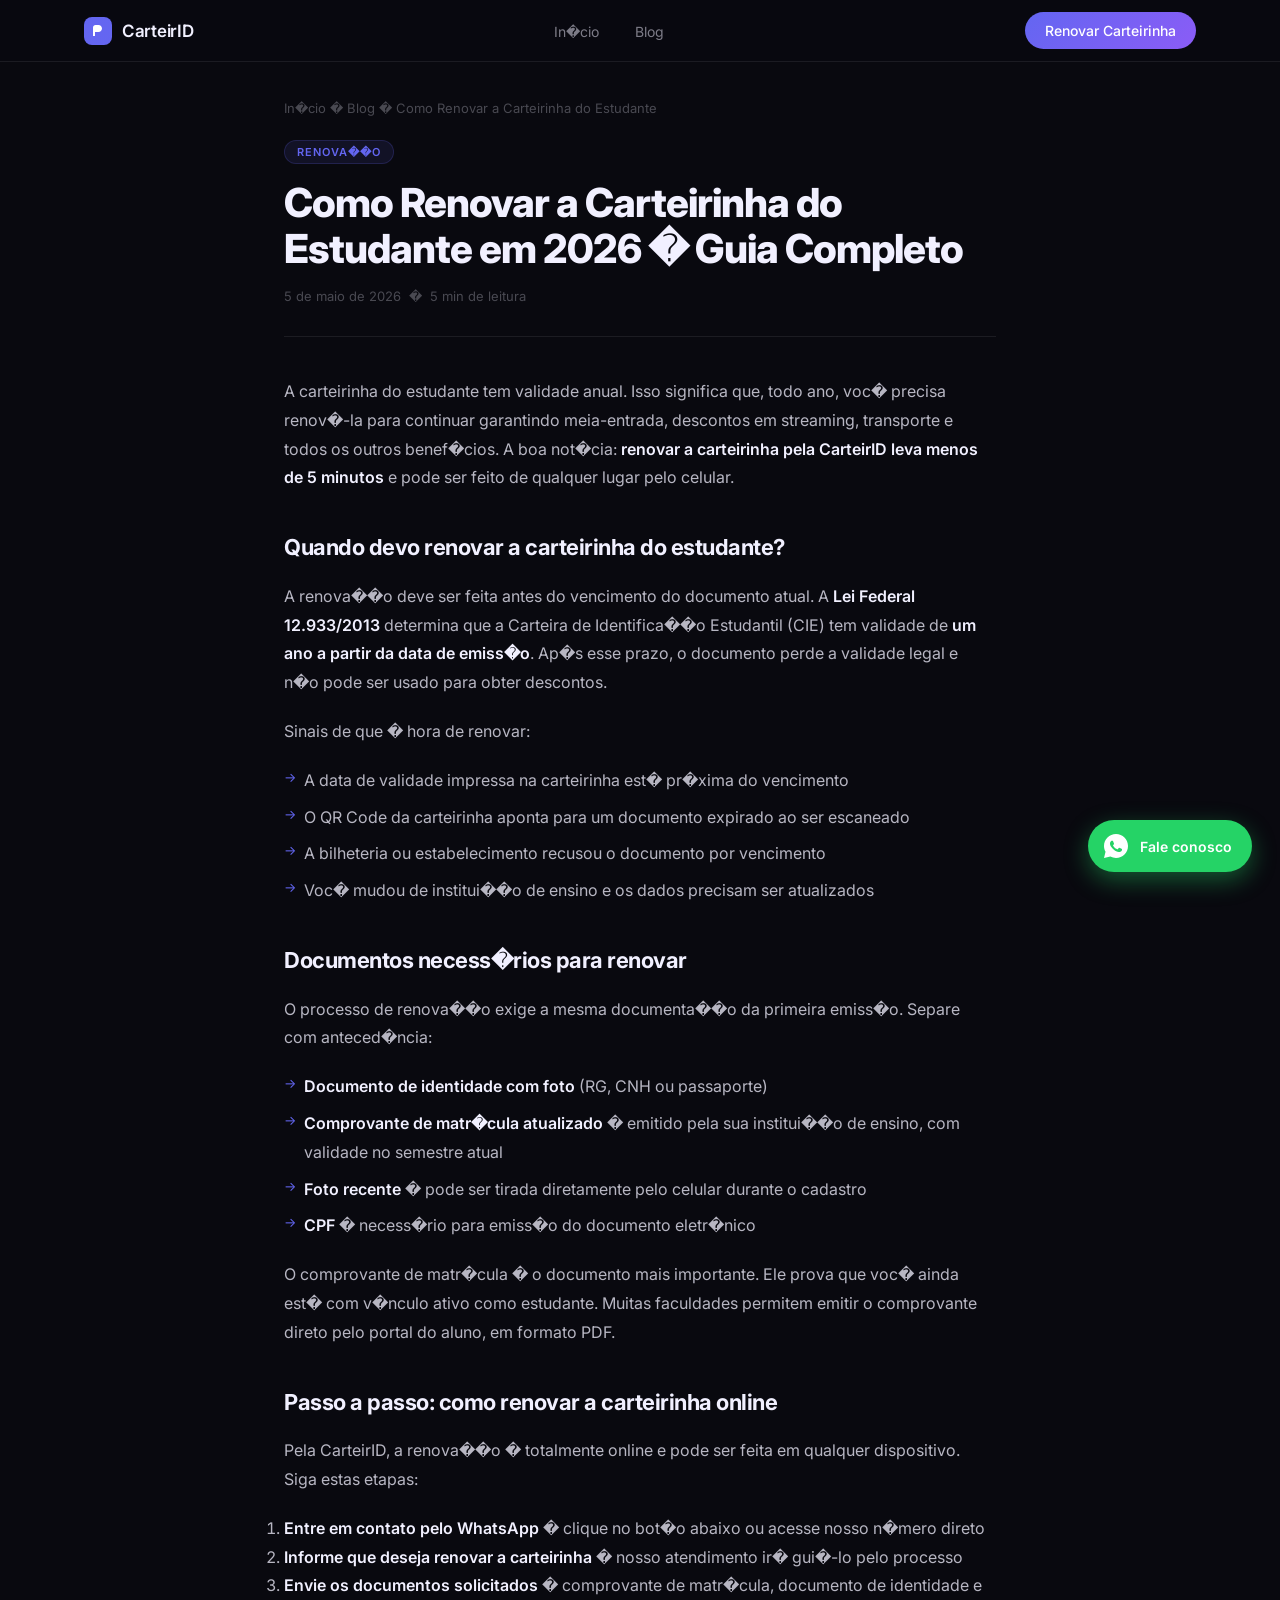
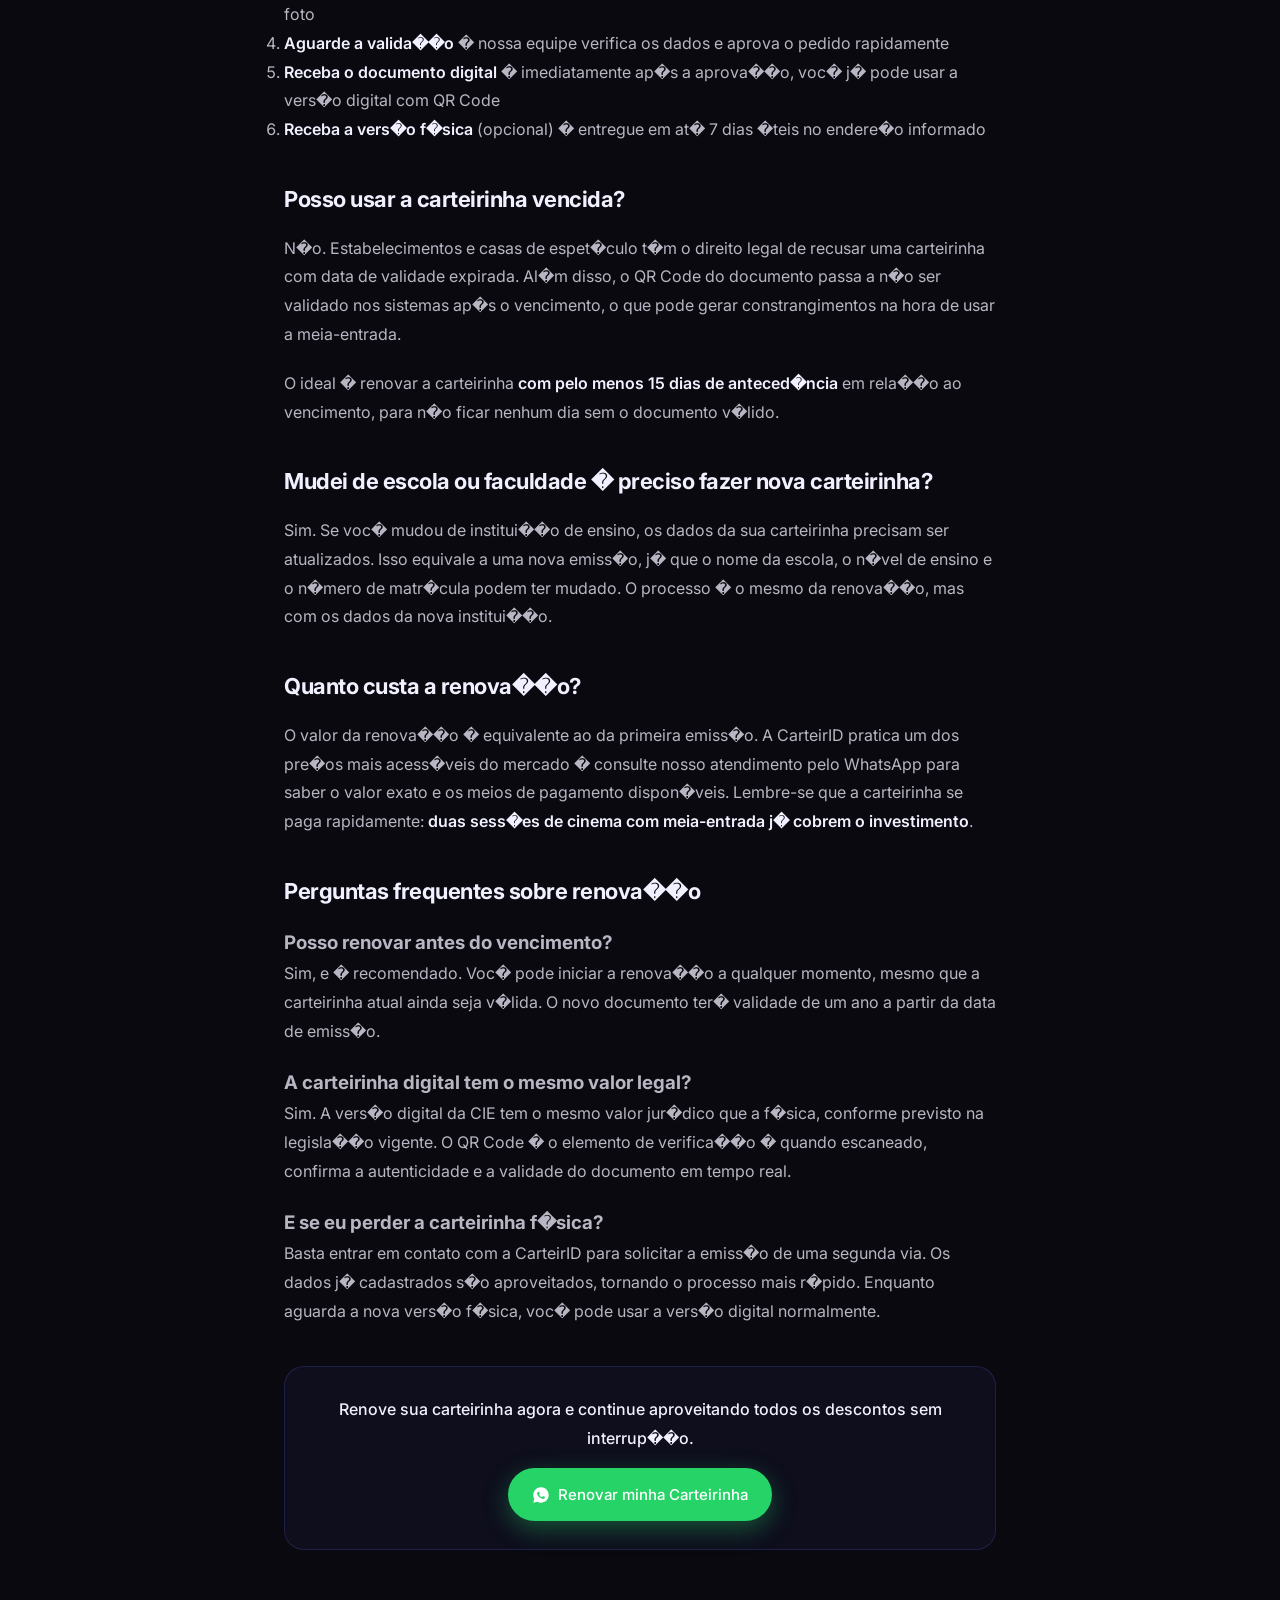
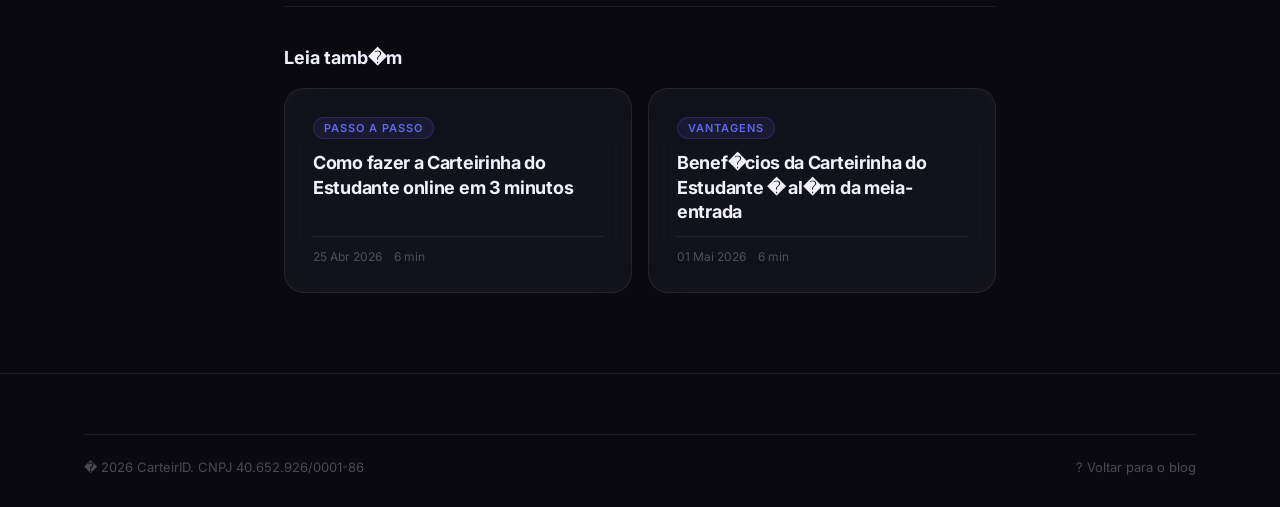
<file: blog/renovar-carteirinha-estudante.html>
﻿<!DOCTYPE html>
<html lang="pt-BR">
<head>
  <meta charset="UTF-8" />
  <meta name="viewport" content="width=device-width, initial-scale=1.0" />
  <title>Como Renovar a Carteirinha do Estudante em 2026 � Guia Completo</title>
  <meta name="description" content="Saiba como renovar a carteirinha do estudante em 2026: documentos necess�rios, prazo de validade, renova��o online e quanto custa. Guia atualizado." />
  <meta name="robots" content="index, follow" />
  <link rel="canonical" href="https://carteirinha-do-estudante.com/blog/renovar-carteirinha-estudante" />
  <meta property="og:title" content="Como Renovar a Carteirinha do Estudante em 2026 � Guia Completo" />
  <meta property="og:description" content="Saiba como renovar a carteirinha do estudante em 2026: documentos necess�rios, prazo de validade, renova��o online e quanto custa. Guia atualizado." />
  <meta property="og:url" content="https://carteirinha-do-estudante.com/blog/renovar-carteirinha-estudante" />
  <meta property="og:type" content="article" />
  <meta property="article:published_time" content="2026-05-05" />
  <script type="application/ld+json">
  {
    "@context": "https://schema.org",
    "@type": "BlogPosting",
    "headline": "Como Renovar a Carteirinha do Estudante em 2026 � Guia Completo",
    "description": "Saiba como renovar a carteirinha do estudante em 2026: documentos necess�rios, prazo de validade, renova��o online e quanto custa. Guia atualizado.",
    "datePublished": "2026-05-05",
    "dateModified": "2026-05-05",
    "author": { "@type": "Organization", "name": "CarteirID" },
    "publisher": { "@type": "Organization", "name": "CarteirID", "url": "https://carteirinha-do-estudante.com" },
    "mainEntityOfPage": "https://carteirinha-do-estudante.com/blog/renovar-carteirinha-estudante",
    "keywords": "renovar carteirinha estudante, renova��o carteirinha estudante, como renovar carteirinha estudante, validade carteirinha estudante, carteirinha expirada"
  }
  </script>
  <script type="application/ld+json">
  {
    "@context": "https://schema.org",
    "@type": "FAQPage",
    "mainEntity": [
      {
        "@type": "Question",
        "name": "Qual � a validade da carteirinha do estudante?",
        "acceptedAnswer": {
          "@type": "Answer",
          "text": "A carteirinha do estudante CIE tem validade anual, de acordo com a Lei 12.933/2013. Ap�s o vencimento � necess�rio renov�-la para continuar usufruindo dos benef�cios."
        }
      },
      {
        "@type": "Question",
        "name": "Posso usar a carteirinha vencida?",
        "acceptedAnswer": {
          "@type": "Answer",
          "text": "N�o. Estabelecimentos e bilheterias t�m direito de recusar a carteirinha vencida. A renova��o garante que o documento continue v�lido e com QR Code verific�vel."
        }
      },
      {
        "@type": "Question",
        "name": "Quanto tempo leva para renovar a carteirinha?",
        "acceptedAnswer": {
          "@type": "Answer",
          "text": "A renova��o online pela CarteirID leva menos de 5 minutos. O documento digital fica dispon�vel imediatamente ap�s a aprova��o, e a vers�o f�sica chega em at� 7 dias �teis."
        }
      }
    ]
  }
  </script>
  <link rel="preconnect" href="https://fonts.googleapis.com" />
  <link rel="preconnect" href="https://fonts.gstatic.com" crossorigin />
  <link href="https://fonts.googleapis.com/css2?family=Inter:wght@300;400;500;600;700;800;900&display=swap" rel="stylesheet" />
  <link rel="stylesheet" href="../styles.css" />
  <link rel="stylesheet" href="../blog.css" />
</head>
<body>

  <nav class="nav scrolled" id="nav">
    <div class="nav-inner">
      <a href="../index.html" class="nav-logo">
        <svg width="28" height="28" viewBox="0 0 28 28" fill="none">
          <rect width="28" height="28" rx="8" fill="url(#lg1)"/>
          <path d="M9 19V10.5C9 9.12 10.12 8 11.5 8H14.5C16.43 8 18 9.57 18 11.5C18 13.43 16.43 15 14.5 15H11V19H9Z" fill="white"/>
          <defs><linearGradient id="lg1" x1="0" y1="0" x2="28" y2="28"><stop stop-color="#6366f1"/><stop offset="1" stop-color="#8b5cf6"/></linearGradient></defs>
        </svg>
        <span>CarteirID</span>
      </a>
      <ul class="nav-links">
        <li><a href="../index.html">In�cio</a></li>
        <li><a href="../blog.html">Blog</a></li>
      </ul>
      <a href="https://wa.me/5567992033294?text=Quero+renovar+minha+carteirinha" class="btn btn-nav">Renovar Carteirinha</a>
    </div>
  </nav>

  <main class="article-main">
    <div class="container article-container">

      <nav class="breadcrumb" aria-label="Breadcrumb">
        <a href="../index.html">In�cio</a> � <a href="../blog.html">Blog</a> � <span>Como Renovar a Carteirinha do Estudante</span>
      </nav>

      <div class="article-tag">Renova��o</div>
      <h1>Como Renovar a Carteirinha do Estudante em 2026 � Guia Completo</h1>
      <div class="article-meta">
        <span>5 de maio de 2026</span>
        <span>�</span>
        <span>5 min de leitura</span>
      </div>

      <div class="article-body">

        <p>A carteirinha do estudante tem validade anual. Isso significa que, todo ano, voc� precisa renov�-la para continuar garantindo meia-entrada, descontos em streaming, transporte e todos os outros benef�cios. A boa not�cia: <strong>renovar a carteirinha pela CarteirID leva menos de 5 minutos</strong> e pode ser feito de qualquer lugar pelo celular.</p>

        <h2>Quando devo renovar a carteirinha do estudante?</h2>
        <p>A renova��o deve ser feita antes do vencimento do documento atual. A <strong>Lei Federal 12.933/2013</strong> determina que a Carteira de Identifica��o Estudantil (CIE) tem validade de <strong>um ano a partir da data de emiss�o</strong>. Ap�s esse prazo, o documento perde a validade legal e n�o pode ser usado para obter descontos.</p>
        <p>Sinais de que � hora de renovar:</p>
        <ul>
          <li>A data de validade impressa na carteirinha est� pr�xima do vencimento</li>
          <li>O QR Code da carteirinha aponta para um documento expirado ao ser escaneado</li>
          <li>A bilheteria ou estabelecimento recusou o documento por vencimento</li>
          <li>Voc� mudou de institui��o de ensino e os dados precisam ser atualizados</li>
        </ul>

        <h2>Documentos necess�rios para renovar</h2>
        <p>O processo de renova��o exige a mesma documenta��o da primeira emiss�o. Separe com anteced�ncia:</p>
        <ul>
          <li><strong>Documento de identidade com foto</strong> (RG, CNH ou passaporte)</li>
          <li><strong>Comprovante de matr�cula atualizado</strong> � emitido pela sua institui��o de ensino, com validade no semestre atual</li>
          <li><strong>Foto recente</strong> � pode ser tirada diretamente pelo celular durante o cadastro</li>
          <li><strong>CPF</strong> � necess�rio para emiss�o do documento eletr�nico</li>
        </ul>
        <p>O comprovante de matr�cula � o documento mais importante. Ele prova que voc� ainda est� com v�nculo ativo como estudante. Muitas faculdades permitem emitir o comprovante direto pelo portal do aluno, em formato PDF.</p>

        <h2>Passo a passo: como renovar a carteirinha online</h2>
        <p>Pela CarteirID, a renova��o � totalmente online e pode ser feita em qualquer dispositivo. Siga estas etapas:</p>
        <ol>
          <li><strong>Entre em contato pelo WhatsApp</strong> � clique no bot�o abaixo ou acesse nosso n�mero direto</li>
          <li><strong>Informe que deseja renovar a carteirinha</strong> � nosso atendimento ir� gui�-lo pelo processo</li>
          <li><strong>Envie os documentos solicitados</strong> � comprovante de matr�cula, documento de identidade e foto</li>
          <li><strong>Aguarde a valida��o</strong> � nossa equipe verifica os dados e aprova o pedido rapidamente</li>
          <li><strong>Receba o documento digital</strong> � imediatamente ap�s a aprova��o, voc� j� pode usar a vers�o digital com QR Code</li>
          <li><strong>Receba a vers�o f�sica</strong> (opcional) � entregue em at� 7 dias �teis no endere�o informado</li>
        </ol>

        <h2>Posso usar a carteirinha vencida?</h2>
        <p>N�o. Estabelecimentos e casas de espet�culo t�m o direito legal de recusar uma carteirinha com data de validade expirada. Al�m disso, o QR Code do documento passa a n�o ser validado nos sistemas ap�s o vencimento, o que pode gerar constrangimentos na hora de usar a meia-entrada.</p>
        <p>O ideal � renovar a carteirinha <strong>com pelo menos 15 dias de anteced�ncia</strong> em rela��o ao vencimento, para n�o ficar nenhum dia sem o documento v�lido.</p>

        <h2>Mudei de escola ou faculdade � preciso fazer nova carteirinha?</h2>
        <p>Sim. Se voc� mudou de institui��o de ensino, os dados da sua carteirinha precisam ser atualizados. Isso equivale a uma nova emiss�o, j� que o nome da escola, o n�vel de ensino e o n�mero de matr�cula podem ter mudado. O processo � o mesmo da renova��o, mas com os dados da nova institui��o.</p>

        <h2>Quanto custa a renova��o?</h2>
        <p>O valor da renova��o � equivalente ao da primeira emiss�o. A CarteirID pratica um dos pre�os mais acess�veis do mercado � consulte nosso atendimento pelo WhatsApp para saber o valor exato e os meios de pagamento dispon�veis. Lembre-se que a carteirinha se paga rapidamente: <strong>duas sess�es de cinema com meia-entrada j� cobrem o investimento</strong>.</p>

        <h2>Perguntas frequentes sobre renova��o</h2>

        <h3>Posso renovar antes do vencimento?</h3>
        <p>Sim, e � recomendado. Voc� pode iniciar a renova��o a qualquer momento, mesmo que a carteirinha atual ainda seja v�lida. O novo documento ter� validade de um ano a partir da data de emiss�o.</p>

        <h3>A carteirinha digital tem o mesmo valor legal?</h3>
        <p>Sim. A vers�o digital da CIE tem o mesmo valor jur�dico que a f�sica, conforme previsto na legisla��o vigente. O QR Code � o elemento de verifica��o � quando escaneado, confirma a autenticidade e a validade do documento em tempo real.</p>

        <h3>E se eu perder a carteirinha f�sica?</h3>
        <p>Basta entrar em contato com a CarteirID para solicitar a emiss�o de uma segunda via. Os dados j� cadastrados s�o aproveitados, tornando o processo mais r�pido. Enquanto aguarda a nova vers�o f�sica, voc� pode usar a vers�o digital normalmente.</p>

        <div class="article-cta">
          <p>Renove sua carteirinha agora e continue aproveitando todos os descontos sem interrup��o.</p>
          <a href="https://wa.me/5567992033294?text=Quero+renovar+minha+carteirinha+de+estudante" class="btn btn-whatsapp">
            <svg width="18" height="18" viewBox="0 0 28 28" fill="none"><path d="M14 2C7.373 2 2 7.373 2 14c0 2.123.558 4.116 1.532 5.845L2 26l6.347-1.51A11.93 11.93 0 0014 26c6.627 0 12-5.373 12-12S20.627 2 14 2z" fill="white"/><path d="M19.5 16.8c-.3-.15-1.77-.87-2.04-.97-.28-.1-.48-.15-.68.15-.2.3-.77.97-.94 1.17-.17.2-.35.22-.65.07-.3-.15-1.26-.46-2.4-1.47-.89-.79-1.49-1.76-1.66-2.06-.17-.3-.02-.46.13-.61.13-.13.3-.35.45-.52.15-.17.2-.3.3-.5.1-.2.05-.37-.02-.52-.08-.15-.68-1.63-.93-2.23-.24-.58-.49-.5-.68-.51-.17 0-.37-.02-.57-.02s-.52.07-.8.37c-.27.3-1.04 1.02-1.04 2.48s1.07 2.88 1.22 3.08c.15.2 2.1 3.2 5.08 4.49.71.31 1.26.49 1.69.63.71.22 1.36.19 1.87.12.57-.09 1.77-.72 2.02-1.42.25-.7.25-1.3.17-1.42-.07-.12-.27-.2-.57-.35z" fill="#25D366"/></svg>
            Renovar minha Carteirinha
          </a>
        </div>

      </div>

      <div class="article-related">
        <h3>Leia tamb�m</h3>
        <div class="related-grid">
          <a href="como-fazer-carteirinha-estudante.html" class="blog-card glass">
            <div class="blog-card-tag">Passo a passo</div>
            <h2>Como fazer a Carteirinha do Estudante online em 3 minutos</h2>
            <div class="blog-card-footer"><span class="blog-date">25 Abr 2026</span><span class="blog-read">6 min</span></div>
          </a>
          <a href="beneficios-carteirinha-estudante.html" class="blog-card glass">
            <div class="blog-card-tag">Vantagens</div>
            <h2>Benef�cios da Carteirinha do Estudante � al�m da meia-entrada</h2>
            <div class="blog-card-footer"><span class="blog-date">01 Mai 2026</span><span class="blog-read">6 min</span></div>
          </a>
        </div>
      </div>

    </div>
  </main>

  <footer class="footer">
    <div class="container">
      <div class="footer-bottom">
        <p>� 2026 CarteirID. CNPJ 40.652.926/0001-86</p>
        <p><a href="../blog.html" style="color:var(--text-faint)">? Voltar para o blog</a></p>
      </div>
    </div>
  </footer>

  <a href="https://wa.me/5567992033294" class="whatsapp-float" aria-label="Falar no WhatsApp">
    <svg width="28" height="28" viewBox="0 0 28 28" fill="none"><path d="M14 2C7.373 2 2 7.373 2 14c0 2.123.558 4.116 1.532 5.845L2 26l6.347-1.51A11.93 11.93 0 0014 26c6.627 0 12-5.373 12-12S20.627 2 14 2z" fill="white"/><path d="M19.5 16.8c-.3-.15-1.77-.87-2.04-.97-.28-.1-.48-.15-.68.15-.2.3-.77.97-.94 1.17-.17.2-.35.22-.65.07-.3-.15-1.26-.46-2.4-1.47-.89-.79-1.49-1.76-1.66-2.06-.17-.3-.02-.46.13-.61.13-.13.3-.35.45-.52.15-.17.2-.3.3-.5.1-.2.05-.37-.02-.52-.08-.15-.68-1.63-.93-2.23-.24-.58-.49-.5-.68-.51-.17 0-.37-.02-.57-.02s-.52.07-.8.37c-.27.3-1.04 1.02-1.04 2.48s1.07 2.88 1.22 3.08c.15.2 2.1 3.2 5.08 4.49.71.31 1.26.49 1.69.63.71.22 1.36.19 1.87.12.57-.09 1.77-.72 2.02-1.42.25-.7.25-1.3.17-1.42-.07-.12-.27-.2-.57-.35z" fill="#25D366"/></svg>
    <span>Fale conosco</span>
  </a>

</body>
</html>
</file>
<file: styles.css>
/* ─── RESET & BASE ─────────────────────────────────────────── */
*, *::before, *::after { box-sizing: border-box; margin: 0; padding: 0; }

:root {
  --bg: #09090f;
  --bg-2: #0f0f1a;
  --surface: rgba(255,255,255,0.04);
  --surface-hover: rgba(255,255,255,0.07);
  --border: rgba(255,255,255,0.08);
  --border-strong: rgba(255,255,255,0.14);
  --text: #f1f0ff;
  --text-muted: rgba(241,240,255,0.5);
  --text-faint: rgba(241,240,255,0.28);
  --accent: #6366f1;
  --accent-2: #8b5cf6;
  --green: #10b981;
  --radius: 20px;
  --radius-sm: 12px;
  --font: 'Inter', -apple-system, BlinkMacSystemFont, sans-serif;
}

html { scroll-behavior: smooth; }

body {
  font-family: var(--font);
  background: var(--bg);
  color: var(--text);
  overflow-x: hidden;
  -webkit-font-smoothing: antialiased;
}

img { display: block; max-width: 100%; }
a { text-decoration: none; color: inherit; }

/* ─── CONTAINER ────────────────────────────────────────────── */
.container {
  max-width: 1160px;
  margin: 0 auto;
  padding: 0 24px;
}

/* ─── GLASS ────────────────────────────────────────────────── */
.glass {
  background: rgba(255,255,255,0.04);
  backdrop-filter: blur(24px) saturate(180%);
  -webkit-backdrop-filter: blur(24px) saturate(180%);
  border: 1px solid var(--border);
}

/* ─── BUTTONS ──────────────────────────────────────────────── */
.btn {
  display: inline-flex;
  align-items: center;
  gap: 8px;
  padding: 13px 24px;
  border-radius: 100px;
  font-size: 15px;
  font-weight: 500;
  cursor: pointer;
  transition: all .22s cubic-bezier(.4,0,.2,1);
  border: none;
  white-space: nowrap;
}

.btn-primary {
  background: linear-gradient(135deg, var(--accent), var(--accent-2));
  color: #fff;
  box-shadow: 0 8px 24px rgba(99,102,241,0.35);
}
.btn-primary:hover {
  transform: translateY(-2px);
  box-shadow: 0 12px 32px rgba(99,102,241,0.5);
}

.btn-ghost {
  background: var(--surface);
  color: var(--text);
  border: 1px solid var(--border);
}
.btn-ghost:hover {
  background: var(--surface-hover);
  border-color: var(--border-strong);
}

.btn-outline {
  background: transparent;
  color: var(--text);
  border: 1px solid var(--border-strong);
}
.btn-outline:hover {
  background: var(--surface-hover);
}

.btn-text-stack {
  display: flex;
  flex-direction: column;
  align-items: flex-start;
  gap: 1px;
}

.btn-label-small {
  font-size: 10px;
  font-weight: 400;
  opacity: 0.75;
  line-height: 1;
  text-transform: uppercase;
  letter-spacing: 0.5px;
}

.btn-whatsapp {
  background: #25D366;
  color: #fff;
  box-shadow: 0 8px 24px rgba(37,211,102,0.35);
}
.btn-whatsapp:hover {
  transform: translateY(-2px);
  box-shadow: 0 12px 32px rgba(37,211,102,0.5);
  background: #20c05c;
}

.btn-nav {
  background: linear-gradient(135deg, var(--accent), var(--accent-2));
  color: #fff;
  padding: 10px 20px;
  font-size: 14px;
  font-weight: 500;
}
.btn-nav:hover { transform: translateY(-1px); }

.btn-full { width: 100%; justify-content: center; }

/* ─── NAV ──────────────────────────────────────────────────── */
.nav {
  position: fixed;
  top: 0; left: 0; right: 0;
  z-index: 100;
  padding: 16px 0;
  transition: all .3s ease;
}

.nav.scrolled {
  background: rgba(9,9,15,0.8);
  backdrop-filter: blur(20px) saturate(180%);
  -webkit-backdrop-filter: blur(20px) saturate(180%);
  border-bottom: 1px solid var(--border);
  padding: 12px 0;
}

.nav-inner {
  max-width: 1160px;
  margin: 0 auto;
  padding: 0 24px;
  display: flex;
  align-items: center;
  justify-content: space-between;
  gap: 32px;
}

.nav-logo {
  display: flex;
  align-items: center;
  gap: 10px;
  font-weight: 600;
  font-size: 17px;
  letter-spacing: -0.3px;
}

.nav-links {
  display: flex;
  list-style: none;
  gap: 8px;
}

.nav-links a {
  padding: 8px 14px;
  border-radius: 100px;
  font-size: 14px;
  color: var(--text-muted);
  transition: all .2s;
}
.nav-links a:hover { color: var(--text); background: var(--surface); }

/* ─── HERO ─────────────────────────────────────────────────── */
.hero {
  position: relative;
  min-height: 100vh;
  display: flex;
  align-items: center;
  padding: 120px 0 80px;
  overflow: hidden;
}

.hero-bg {
  position: absolute;
  inset: 0;
  pointer-events: none;
}

.blob {
  position: absolute;
  border-radius: 50%;
  filter: blur(80px);
  opacity: 0.5;
}

.blob-1 {
  width: 600px; height: 600px;
  background: radial-gradient(circle, rgba(99,102,241,0.3), transparent 70%);
  top: -100px; left: -150px;
  animation: blobFloat 8s ease-in-out infinite;
}

.blob-2 {
  width: 500px; height: 500px;
  background: radial-gradient(circle, rgba(139,92,246,0.25), transparent 70%);
  top: 200px; right: -100px;
  animation: blobFloat 10s ease-in-out infinite reverse;
}

.blob-3 {
  width: 400px; height: 400px;
  background: radial-gradient(circle, rgba(6,182,212,0.15), transparent 70%);
  bottom: -100px; left: 40%;
  animation: blobFloat 12s ease-in-out infinite 2s;
}

@keyframes blobFloat {
  0%, 100% { transform: translate(0, 0) scale(1); }
  33% { transform: translate(30px, -20px) scale(1.05); }
  66% { transform: translate(-15px, 15px) scale(0.97); }
}

.grid-overlay {
  position: absolute;
  inset: 0;
  background-image:
    linear-gradient(rgba(255,255,255,0.025) 1px, transparent 1px),
    linear-gradient(90deg, rgba(255,255,255,0.025) 1px, transparent 1px);
  background-size: 60px 60px;
  mask-image: radial-gradient(ellipse at 50% 50%, black 30%, transparent 80%);
}

.hero .container {
  display: grid;
  grid-template-columns: 1fr 1fr;
  align-items: center;
  gap: 64px;
}

.hero-badge {
  display: inline-flex;
  align-items: center;
  gap: 8px;
  background: rgba(99,102,241,0.12);
  border: 1px solid rgba(99,102,241,0.25);
  padding: 8px 16px;
  border-radius: 100px;
  font-size: 13px;
  font-weight: 500;
  color: #a5b4fc;
  margin-bottom: 28px;
}

.badge-dot {
  width: 6px; height: 6px;
  border-radius: 50%;
  background: #6366f1;
  box-shadow: 0 0 8px #6366f1;
  animation: pulse 2s infinite;
}

@keyframes pulse {
  0%, 100% { opacity: 1; transform: scale(1); }
  50% { opacity: 0.6; transform: scale(1.3); }
}

.hero-title {
  font-size: clamp(42px, 5.5vw, 72px);
  font-weight: 800;
  line-height: 1.08;
  letter-spacing: -2px;
  margin-bottom: 24px;
}

.gradient-text {
  background: linear-gradient(135deg, #818cf8, #c084fc, #67e8f9);
  -webkit-background-clip: text;
  -webkit-text-fill-color: transparent;
  background-clip: text;
}

.hero-desc {
  font-size: 18px;
  line-height: 1.7;
  color: var(--text-muted);
  margin-bottom: 36px;
  max-width: 440px;
}

.hero-actions {
  display: flex;
  align-items: center;
  gap: 12px;
  flex-wrap: wrap;
  margin-bottom: 40px;
}

.hero-social-proof {
  display: flex;
  align-items: center;
  gap: 14px;
}

.avatars {
  display: flex;
}

.avatars img {
  width: 32px; height: 32px;
  border-radius: 50%;
  border: 2px solid var(--bg);
  margin-left: -8px;
  object-fit: cover;
}
.avatars img:first-child { margin-left: 0; }

.hero-social-proof p {
  font-size: 13px;
  color: var(--text-muted);
}
.hero-social-proof strong { color: var(--text); }

/* ─── HERO IMAGE ───────────────────────────────────────────── */
.hero-visual {
  display: flex;
  justify-content: center;
  align-items: center;
}

.card-3d-wrapper {
  position: relative;
  perspective: 1000px;
  animation: cardFloat 6s ease-in-out infinite;
}

.hero-img {
  width: 100%;
  max-width: 560px;
  border-radius: 16px;
  display: block;
  box-shadow: 0 40px 80px rgba(0,0,0,0.5);
  transform-style: preserve-3d;
  transition: transform .15s ease;
}

/* ─── STUDENT CARD (legado, não usado) ─────────────────────── */
.student-card {
  width: 340px;
  border-radius: 16px;
  overflow: hidden;
  background: #f0f4ff;
  border: 1px solid rgba(255,255,255,0.6);
  box-shadow:
    0 40px 80px rgba(0,0,0,0.5),
    0 2px 8px rgba(0,0,0,0.2);
  transform-style: preserve-3d;
  transition: transform .15s ease;
  animation: cardFloat 6s ease-in-out infinite;
  position: relative;
  font-family: var(--font);
}

@keyframes cardFloat {
  0%, 100% { transform: translateY(0) rotateY(-5deg) rotateX(3deg); }
  50% { transform: translateY(-12px) rotateY(-3deg) rotateX(5deg); }
}

/* Decoração de fundo */
.card-deco { position: absolute; inset: 0; pointer-events: none; overflow: hidden; }

.card-deco-circle {
  position: absolute;
  border-radius: 50%;
}
.card-deco-circle--1 {
  width: 200px; height: 200px;
  background: radial-gradient(circle, rgba(139,92,246,0.25), transparent 70%);
  bottom: -60px; left: -40px;
}
.card-deco-circle--2 {
  width: 160px; height: 160px;
  background: radial-gradient(circle, rgba(99,102,241,0.2), transparent 70%);
  bottom: -40px; right: 20px;
}

/* Header */
.card-header {
  display: flex;
  align-items: center;
  justify-content: space-between;
  padding: 14px 16px 10px;
  border-bottom: 1px solid rgba(26,86,219,0.12);
  background: white;
  position: relative;
  z-index: 1;
}

/* Nome */
.card-name-row {
  padding: 10px 16px 6px;
  position: relative;
  z-index: 1;
}
.card-fullname {
  font-size: 16px;
  font-weight: 700;
  color: #111827;
  letter-spacing: -0.3px;
}

/* Corpo */
.card-body {
  display: flex;
  gap: 12px;
  padding: 8px 16px 10px;
  align-items: flex-start;
  position: relative;
  z-index: 1;
}

.card-photo {
  width: 68px;
  height: 84px;
  border-radius: 6px;
  overflow: hidden;
  border: 2px solid rgba(26,86,219,0.2);
  flex-shrink: 0;
}
.card-photo img {
  width: 100%; height: 100%;
  object-fit: cover;
  object-position: top;
}

.card-fields {
  flex: 1;
  display: flex;
  flex-direction: column;
  gap: 5px;
}

.card-field {
  display: flex;
  flex-direction: column;
  gap: 1px;
}
.card-field-label {
  font-size: 8.5px;
  font-weight: 600;
  letter-spacing: 0.8px;
  color: #6b7280;
  text-transform: uppercase;
}
.card-field-value {
  font-size: 11px;
  color: #1f2937;
}
.card-field-value--bold {
  font-weight: 700;
  font-size: 12px;
  color: #111827;
}
.card-field-value--inst {
  font-size: 10px;
  color: #1a56db;
  font-weight: 600;
}

.card-qr-col {
  display: flex;
  flex-direction: column;
  align-items: center;
  gap: 4px;
  flex-shrink: 0;
}
.card-cod {
  font-size: 7.5px;
  color: #9ca3af;
  letter-spacing: 0.3px;
  text-align: center;
}
.card-cod-val {
  font-size: 10px;
  font-weight: 700;
  color: #374151;
  letter-spacing: 0.5px;
}

/* Rodapé */
.card-footer {
  display: flex;
  align-items: center;
  justify-content: space-between;
  padding: 8px 16px 12px;
  position: relative;
  z-index: 1;
}
.card-year {
  font-size: 28px;
  font-weight: 900;
  color: rgba(26,86,219,0.15);
  letter-spacing: -2px;
  line-height: 1;
}
.card-validity {
  font-size: 10px;
  font-weight: 600;
  color: #6b7280;
}

.card-glow {
  position: absolute;
  inset: -4px;
  border-radius: 20px;
  background: linear-gradient(135deg, rgba(99,102,241,0.35), rgba(139,92,246,0.35));
  filter: blur(24px);
  z-index: -1;
  opacity: 0.7;
}

/* ─── LOGOS ────────────────────────────────────────────────── */
.logos-section {
  padding: 40px 0;
  border-top: 1px solid var(--border);
  border-bottom: 1px solid var(--border);
  overflow: hidden;
}

.logos-label {
  text-align: center;
  font-size: 13px;
  color: var(--text-faint);
  margin-bottom: 20px;
  letter-spacing: 0.5px;
}

.logos-track {
  overflow: hidden;
  mask-image: linear-gradient(90deg, transparent, black 15%, black 85%, transparent);
}

.logos-scroll {
  display: flex;
  gap: 48px;
  width: max-content;
  animation: scrollLogos 20s linear infinite;
}

.logos-scroll span {
  font-size: 15px;
  font-weight: 600;
  color: var(--text-faint);
  white-space: nowrap;
  letter-spacing: 0.5px;
  transition: color .2s;
}
.logos-scroll span:hover { color: var(--text-muted); }

@keyframes scrollLogos {
  0% { transform: translateX(0); }
  100% { transform: translateX(-50%); }
}

/* ─── SECTION ──────────────────────────────────────────────── */
.section {
  padding: 100px 0;
}

.section--dark {
  background: var(--bg-2);
}

.section-header {
  text-align: center;
  margin-bottom: 64px;
}

.section-eyebrow {
  font-size: 13px;
  font-weight: 600;
  letter-spacing: 1.5px;
  text-transform: uppercase;
  color: var(--accent);
  margin-bottom: 14px;
}

.section-title {
  font-size: clamp(32px, 4vw, 52px);
  font-weight: 800;
  letter-spacing: -1.5px;
  line-height: 1.1;
  margin-bottom: 18px;
}

.section-desc {
  font-size: 17px;
  color: var(--text-muted);
  max-width: 500px;
  margin: 0 auto;
  line-height: 1.7;
}

/* ─── BENEFITS ─────────────────────────────────────────────── */
.benefits-grid {
  display: grid;
  grid-template-columns: repeat(3, 1fr);
  gap: 16px;
}

.benefit-card {
  border-radius: var(--radius);
  padding: 28px;
  transition: all .25s ease;
}
.benefit-card:hover {
  background: var(--surface-hover);
  transform: translateY(-4px);
  border-color: var(--border-strong);
}

.benefit-card--wide {
  grid-column: span 2;
}

.benefit-icon {
  width: 48px; height: 48px;
  border-radius: 14px;
  background: color-mix(in srgb, var(--c) 15%, transparent);
  border: 1px solid color-mix(in srgb, var(--c) 25%, transparent);
  display: flex;
  align-items: center;
  justify-content: center;
  color: var(--c);
  margin-bottom: 18px;
}

.benefit-card h3 {
  font-size: 17px;
  font-weight: 600;
  letter-spacing: -0.3px;
  margin-bottom: 8px;
}

.benefit-card p {
  font-size: 14px;
  color: var(--text-muted);
  line-height: 1.65;
}

/* ─── STEPS ────────────────────────────────────────────────── */
.steps {
  display: flex;
  align-items: flex-start;
  gap: 0;
  max-width: 900px;
  margin: 0 auto;
}

.step {
  flex: 1;
  text-align: center;
  padding: 32px 24px;
}

.step-number {
  font-size: 48px;
  font-weight: 800;
  letter-spacing: -3px;
  background: linear-gradient(135deg, var(--accent), var(--accent-2));
  -webkit-background-clip: text;
  -webkit-text-fill-color: transparent;
  background-clip: text;
  margin-bottom: 16px;
  line-height: 1;
}

.step h3 {
  font-size: 18px;
  font-weight: 600;
  letter-spacing: -0.3px;
  margin-bottom: 10px;
}

.step p {
  font-size: 14px;
  color: var(--text-muted);
  line-height: 1.65;
}

.step-connector {
  width: 1px;
  height: 40px;
  background: var(--border);
  align-self: center;
  flex-shrink: 0;
}

/* ─── PRICING ──────────────────────────────────────────────── */
.pricing-grid {
  display: grid;
  grid-template-columns: 1fr 1fr;
  gap: 20px;
  max-width: 720px;
  margin: 0 auto 24px;
}

.pricing-card {
  border-radius: var(--radius);
  padding: 36px;
  position: relative;
  transition: all .25s ease;
}
.pricing-card:hover { transform: translateY(-4px); }

.pricing-card--featured {
  background: rgba(99,102,241,0.08);
  border-color: rgba(99,102,241,0.3);
  box-shadow: 0 0 0 1px rgba(99,102,241,0.2), 0 24px 48px rgba(99,102,241,0.1);
}

.pricing-badge {
  position: absolute;
  top: -12px;
  left: 50%;
  transform: translateX(-50%);
  background: linear-gradient(135deg, var(--accent), var(--accent-2));
  color: #fff;
  font-size: 12px;
  font-weight: 600;
  padding: 5px 14px;
  border-radius: 100px;
  white-space: nowrap;
}

.pricing-header {
  margin-bottom: 28px;
  padding-bottom: 28px;
  border-bottom: 1px solid var(--border);
}

.pricing-plan {
  font-size: 14px;
  font-weight: 600;
  color: var(--text-muted);
  letter-spacing: 0.5px;
  margin-bottom: 12px;
}

.pricing-price {
  display: flex;
  align-items: flex-start;
  gap: 2px;
  line-height: 1;
  margin-bottom: 6px;
}

.price-currency {
  font-size: 20px;
  font-weight: 600;
  margin-top: 8px;
  color: var(--text-muted);
}

.price-value {
  font-size: 56px;
  font-weight: 800;
  letter-spacing: -3px;
}

.price-period {
  font-size: 28px;
  font-weight: 700;
  margin-top: 14px;
  color: var(--text-muted);
}

.pricing-note {
  font-size: 13px;
  color: var(--text-faint);
}

.pricing-features {
  list-style: none;
  display: flex;
  flex-direction: column;
  gap: 12px;
  margin-bottom: 28px;
}

.pricing-features li {
  display: flex;
  align-items: center;
  gap: 10px;
  font-size: 14px;
  color: var(--text-muted);
}

.feature-off { opacity: 0.4; }

.pricing-guarantee {
  display: flex;
  align-items: center;
  justify-content: center;
  gap: 8px;
  font-size: 13px;
  color: var(--text-faint);
  text-align: center;
}

/* ─── CTA ──────────────────────────────────────────────────── */
.cta-section { padding: 60px 0 100px; }

.cta-card {
  border-radius: 28px;
  padding: 80px 48px;
  text-align: center;
  position: relative;
  overflow: hidden;
}

.blob-cta-1 {
  width: 400px; height: 400px;
  background: radial-gradient(circle, rgba(99,102,241,0.2), transparent 70%);
  top: -150px; left: -100px;
  animation: none;
}

.blob-cta-2 {
  width: 400px; height: 400px;
  background: radial-gradient(circle, rgba(139,92,246,0.2), transparent 70%);
  bottom: -150px; right: -100px;
  animation: none;
}

.cta-content { position: relative; z-index: 1; }

.cta-card h2 {
  font-size: clamp(28px, 3.5vw, 44px);
  font-weight: 800;
  letter-spacing: -1.5px;
  line-height: 1.1;
  margin-bottom: 16px;
}

.cta-card p {
  font-size: 16px;
  color: var(--text-muted);
  margin-bottom: 36px;
}

/* ─── FOOTER ───────────────────────────────────────────────── */
.footer {
  padding: 60px 0 32px;
  border-top: 1px solid var(--border);
}

.footer-inner {
  display: flex;
  justify-content: space-between;
  gap: 48px;
  margin-bottom: 48px;
}

.footer-brand .nav-logo { margin-bottom: 12px; }

.footer-brand p {
  font-size: 14px;
  color: var(--text-faint);
  line-height: 1.6;
}

.footer-links {
  display: flex;
  gap: 48px;
}

.footer-col {
  display: flex;
  flex-direction: column;
  gap: 10px;
}

.footer-col-title {
  font-size: 13px;
  font-weight: 600;
  color: var(--text);
  margin-bottom: 4px;
}

.footer-col a {
  font-size: 14px;
  color: var(--text-faint);
  transition: color .2s;
}
.footer-col a:hover { color: var(--text-muted); }

.footer-bottom {
  padding-top: 24px;
  border-top: 1px solid var(--border);
  display: flex;
  justify-content: space-between;
  align-items: center;
  gap: 16px;
}

.footer-bottom p {
  font-size: 13px;
  color: var(--text-faint);
}

/* ─── WHATSAPP FLUTUANTE ───────────────────────────────────── */
.whatsapp-float {
  position: fixed;
  bottom: 28px;
  right: 28px;
  z-index: 200;
  display: flex;
  align-items: center;
  gap: 10px;
  background: #25D366;
  color: #fff;
  font-size: 14px;
  font-weight: 600;
  padding: 12px 20px 12px 14px;
  border-radius: 100px;
  box-shadow: 0 8px 24px rgba(37,211,102,0.4);
  transition: all .25s cubic-bezier(.4,0,.2,1);
  text-decoration: none;
}
.whatsapp-float:hover {
  transform: translateY(-3px) scale(1.03);
  box-shadow: 0 14px 32px rgba(37,211,102,0.55);
}
.whatsapp-float svg { flex-shrink: 0; }

@media (max-width: 600px) {
  .whatsapp-float span { display: none; }
  .whatsapp-float { padding: 14px; border-radius: 50%; }
}

/* ─── REVEAL ANIMATIONS ────────────────────────────────────── */
.reveal {
  opacity: 0;
  transform: translateY(24px);
  transition: opacity .6s cubic-bezier(.4,0,.2,1), transform .6s cubic-bezier(.4,0,.2,1);
}

.reveal.visible {
  opacity: 1;
  transform: translateY(0);
}

/* ─── RESPONSIVE ───────────────────────────────────────────── */
@media (max-width: 900px) {
  .hero .container {
    grid-template-columns: 1fr;
    text-align: center;
  }
  .hero-desc, .hero-actions, .hero-social-proof { margin-left: auto; margin-right: auto; }
  .hero-actions { justify-content: center; }
  .hero-social-proof { justify-content: center; }
  .hero-visual { order: -1; }
  .student-card { width: 300px; }

  .benefits-grid { grid-template-columns: 1fr 1fr; }
  .benefit-card--wide { grid-column: span 2; }

  .steps { flex-direction: column; align-items: center; }
  .step-connector { width: 40px; height: 1px; }

  .pricing-grid { grid-template-columns: 1fr; max-width: 380px; }

  .footer-inner { flex-direction: column; }
  .footer-links { flex-wrap: wrap; gap: 32px; }
  .footer-bottom { flex-direction: column; text-align: center; }
}

@media (max-width: 600px) {
  .nav-links { display: none; }
  .benefits-grid { grid-template-columns: 1fr; }
  .benefit-card--wide { grid-column: span 1; }
  .cta-card { padding: 48px 24px; }
}
</file>
<file: blog.css>
/* ─── BLOG INDEX ───────────────────────────────────────────── */
.blog-main {
  padding: 120px 0 80px;
  min-height: 80vh;
}

.blog-header {
  text-align: center;
  margin-bottom: 56px;
}

.blog-grid {
  display: grid;
  grid-template-columns: repeat(2, 1fr);
  gap: 20px;
}

.blog-card {
  border-radius: var(--radius);
  padding: 28px;
  display: flex;
  flex-direction: column;
  gap: 12px;
  transition: all .25s ease;
  color: var(--text);
  text-decoration: none;
}
.blog-card:hover {
  background: var(--surface-hover);
  transform: translateY(-4px);
  border-color: var(--border-strong);
}

.blog-card-tag {
  display: inline-block;
  font-size: 11px;
  font-weight: 600;
  letter-spacing: 1px;
  text-transform: uppercase;
  color: var(--accent);
  background: rgba(99,102,241,0.1);
  border: 1px solid rgba(99,102,241,0.2);
  padding: 3px 10px;
  border-radius: 100px;
  width: fit-content;
}

.blog-card h2 {
  font-size: 18px;
  font-weight: 700;
  letter-spacing: -0.3px;
  line-height: 1.35;
}

.blog-card p {
  font-size: 14px;
  color: var(--text-muted);
  line-height: 1.65;
  flex: 1;
}

.blog-card-footer {
  display: flex;
  align-items: center;
  gap: 12px;
  margin-top: auto;
  padding-top: 12px;
  border-top: 1px solid var(--border);
}

.blog-date, .blog-read {
  font-size: 12px;
  color: var(--text-faint);
}

/* ─── ARTICLE ──────────────────────────────────────────────── */
.article-main {
  padding: 100px 0 80px;
}

.article-container {
  max-width: 760px;
}

.breadcrumb {
  font-size: 13px;
  color: var(--text-faint);
  margin-bottom: 24px;
}
.breadcrumb a {
  color: var(--text-faint);
  transition: color .2s;
}
.breadcrumb a:hover { color: var(--text-muted); }

.article-tag {
  display: inline-block;
  font-size: 11px;
  font-weight: 600;
  letter-spacing: 1px;
  text-transform: uppercase;
  color: var(--accent);
  background: rgba(99,102,241,0.1);
  border: 1px solid rgba(99,102,241,0.2);
  padding: 4px 12px;
  border-radius: 100px;
  margin-bottom: 16px;
}

.article-container h1 {
  font-size: clamp(26px, 4vw, 40px);
  font-weight: 800;
  letter-spacing: -1px;
  line-height: 1.15;
  margin-bottom: 16px;
}

.article-meta {
  display: flex;
  align-items: center;
  gap: 8px;
  font-size: 13px;
  color: var(--text-faint);
  margin-bottom: 40px;
  padding-bottom: 32px;
  border-bottom: 1px solid var(--border);
}

.article-body {
  font-size: 16px;
  line-height: 1.8;
  color: rgba(241,240,255,0.75);
}

.article-body p { margin-bottom: 20px; }
.article-body strong { color: var(--text); font-weight: 600; }

.article-body h2 {
  font-size: 22px;
  font-weight: 700;
  letter-spacing: -0.5px;
  color: var(--text);
  margin: 36px 0 14px;
}

.article-body ul {
  list-style: none;
  padding: 0;
  margin-bottom: 20px;
  display: flex;
  flex-direction: column;
  gap: 8px;
}

.article-body ul li {
  padding-left: 20px;
  position: relative;
}

.article-body ul li::before {
  content: '→';
  position: absolute;
  left: 0;
  color: var(--accent);
  font-size: 13px;
}

.article-cta {
  background: rgba(99,102,241,0.06);
  border: 1px solid rgba(99,102,241,0.2);
  border-radius: var(--radius);
  padding: 28px;
  text-align: center;
  margin: 40px 0;
}

.article-cta p {
  font-size: 16px;
  font-weight: 500;
  color: var(--text);
  margin-bottom: 16px;
}

/* ─── RELATED ──────────────────────────────────────────────── */
.article-related {
  margin-top: 56px;
  padding-top: 40px;
  border-top: 1px solid var(--border);
}

.article-related h3 {
  font-size: 18px;
  font-weight: 700;
  margin-bottom: 20px;
}

.related-grid {
  display: grid;
  grid-template-columns: repeat(2, 1fr);
  gap: 16px;
}

@media (max-width: 700px) {
  .blog-grid { grid-template-columns: 1fr; }
  .related-grid { grid-template-columns: 1fr; }
}
</file>
